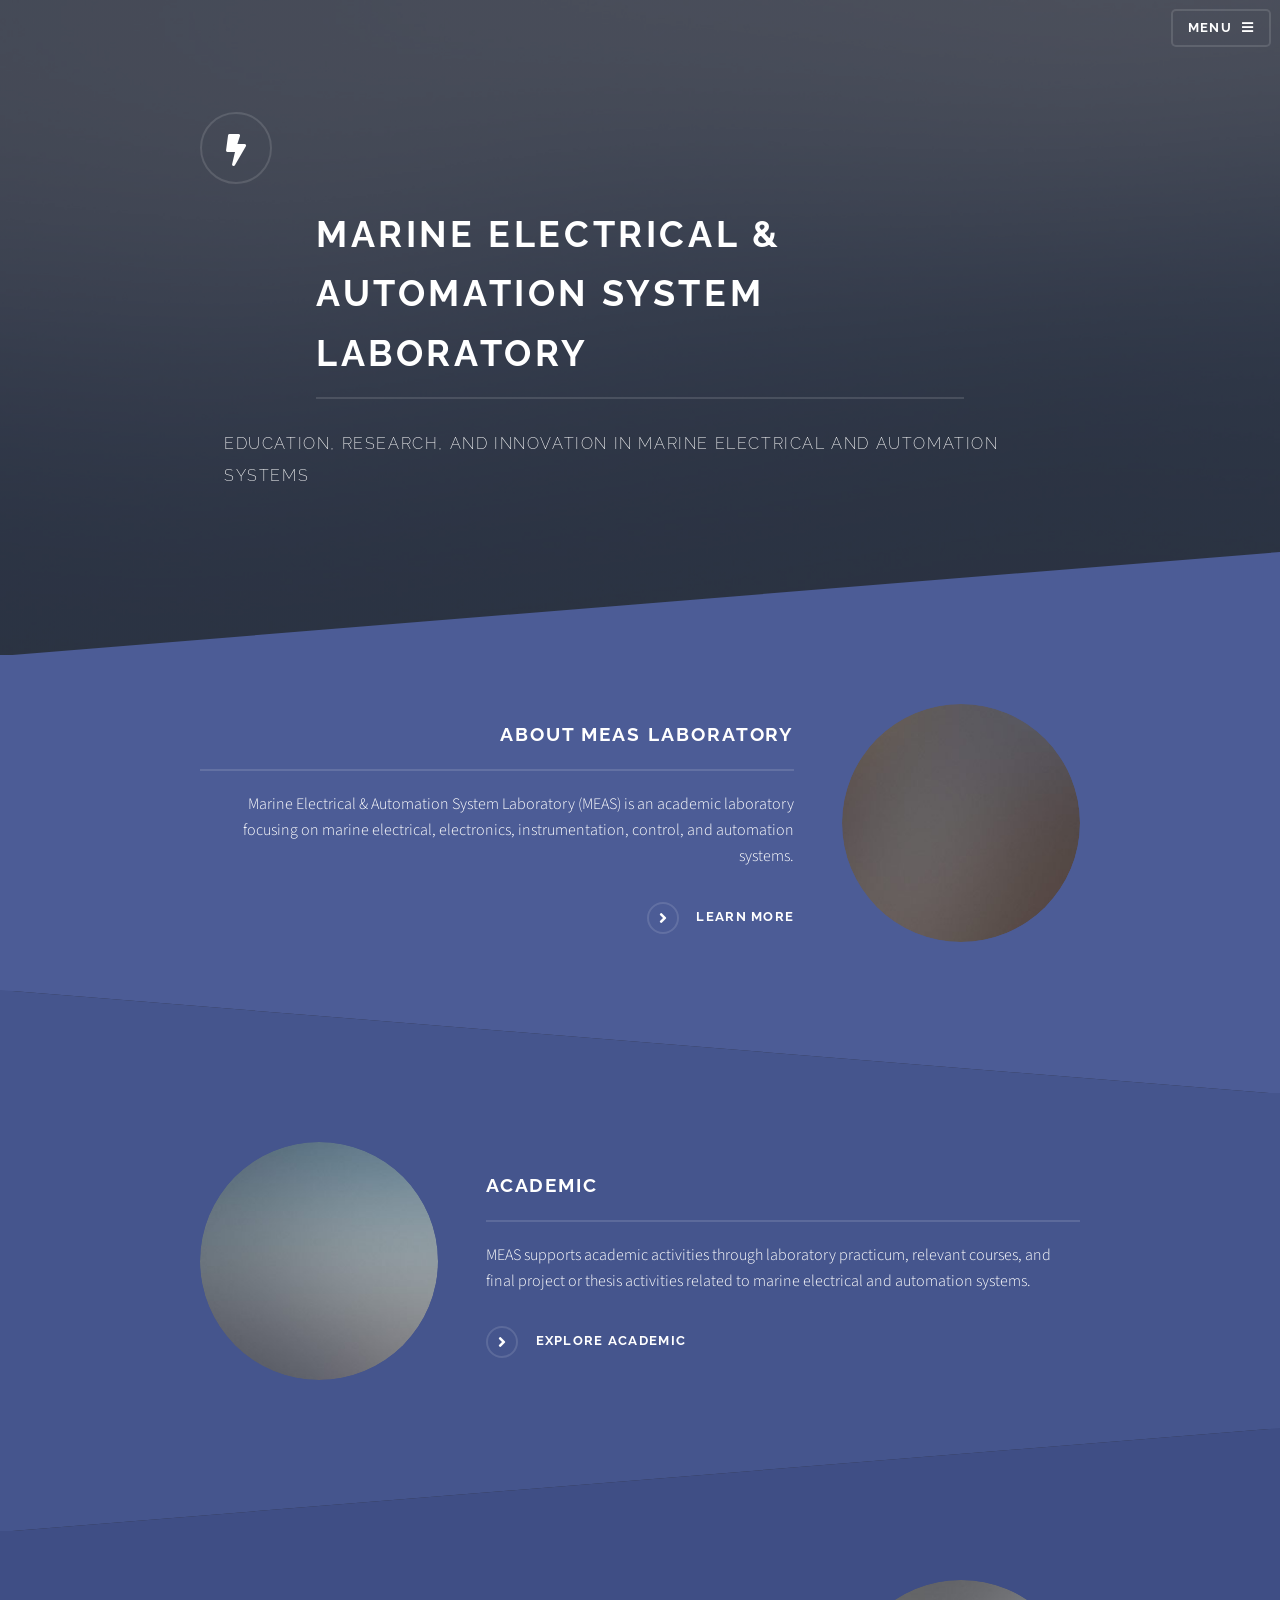
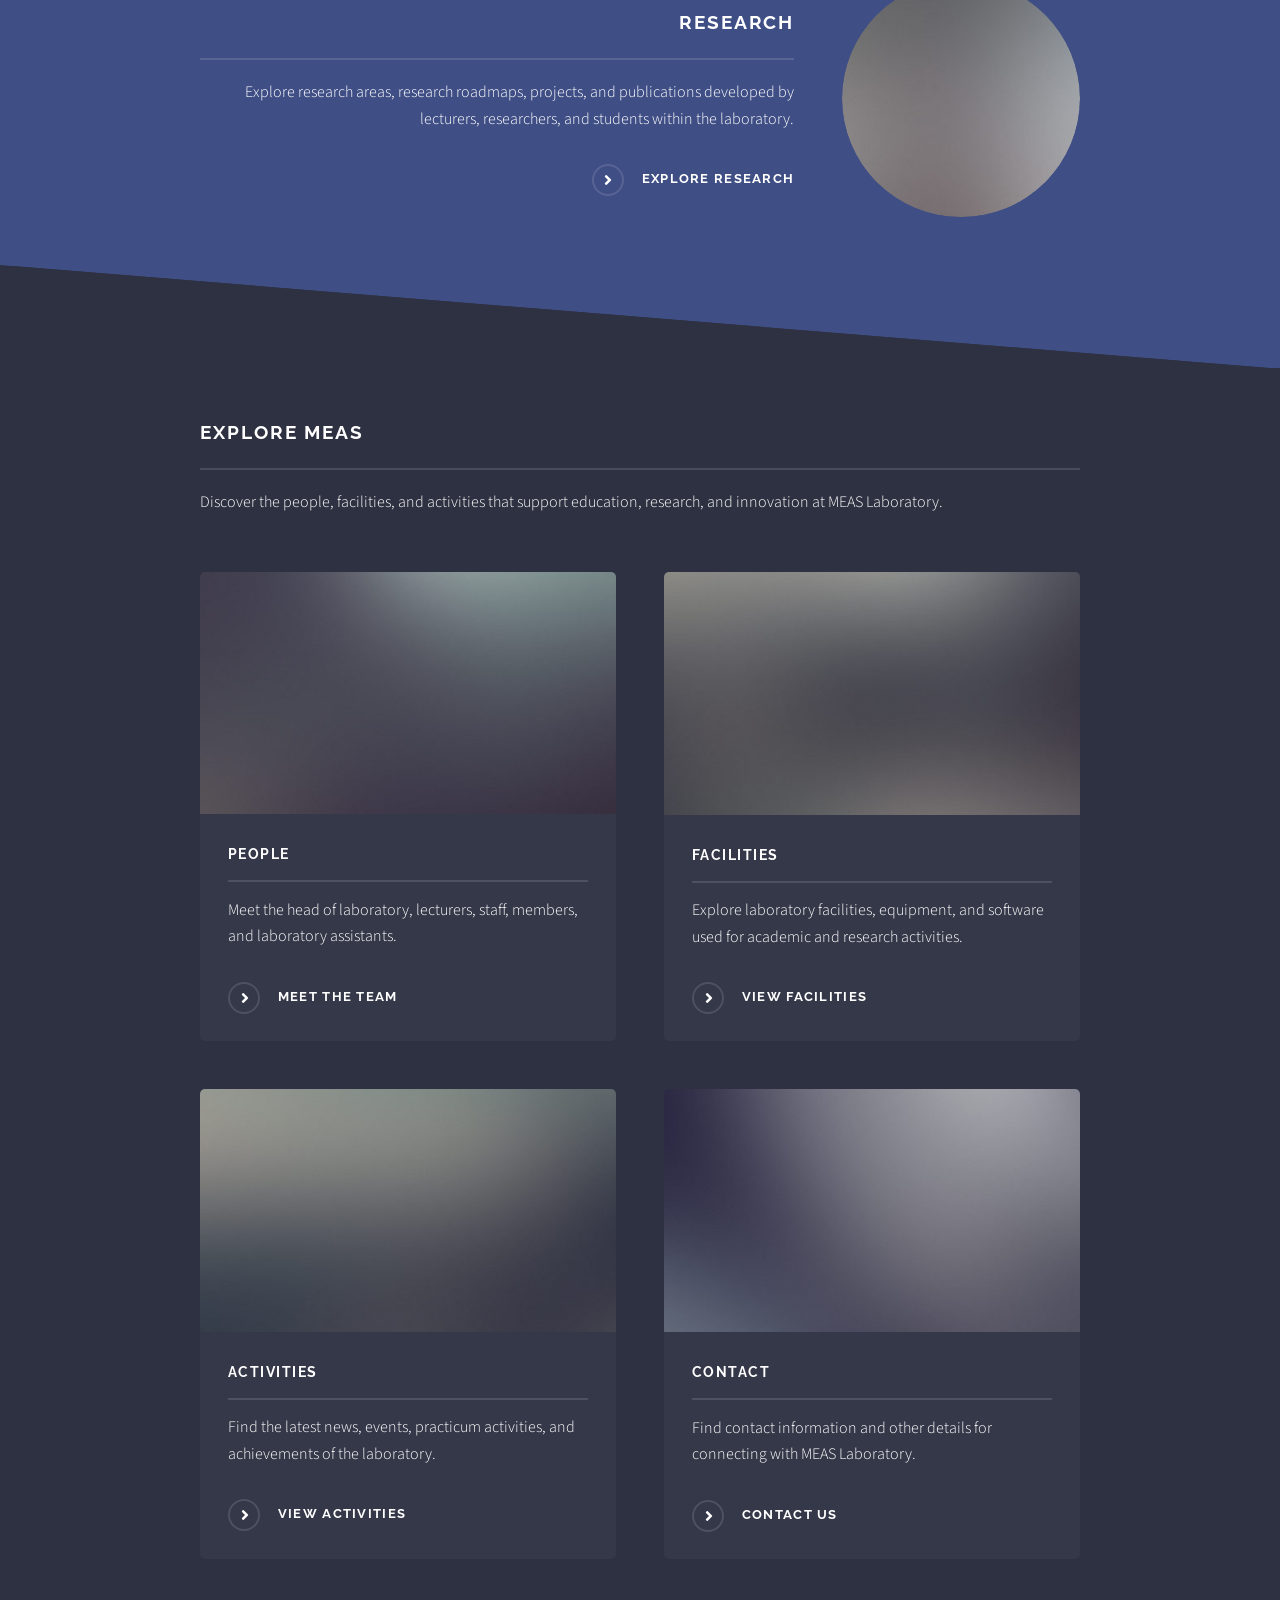
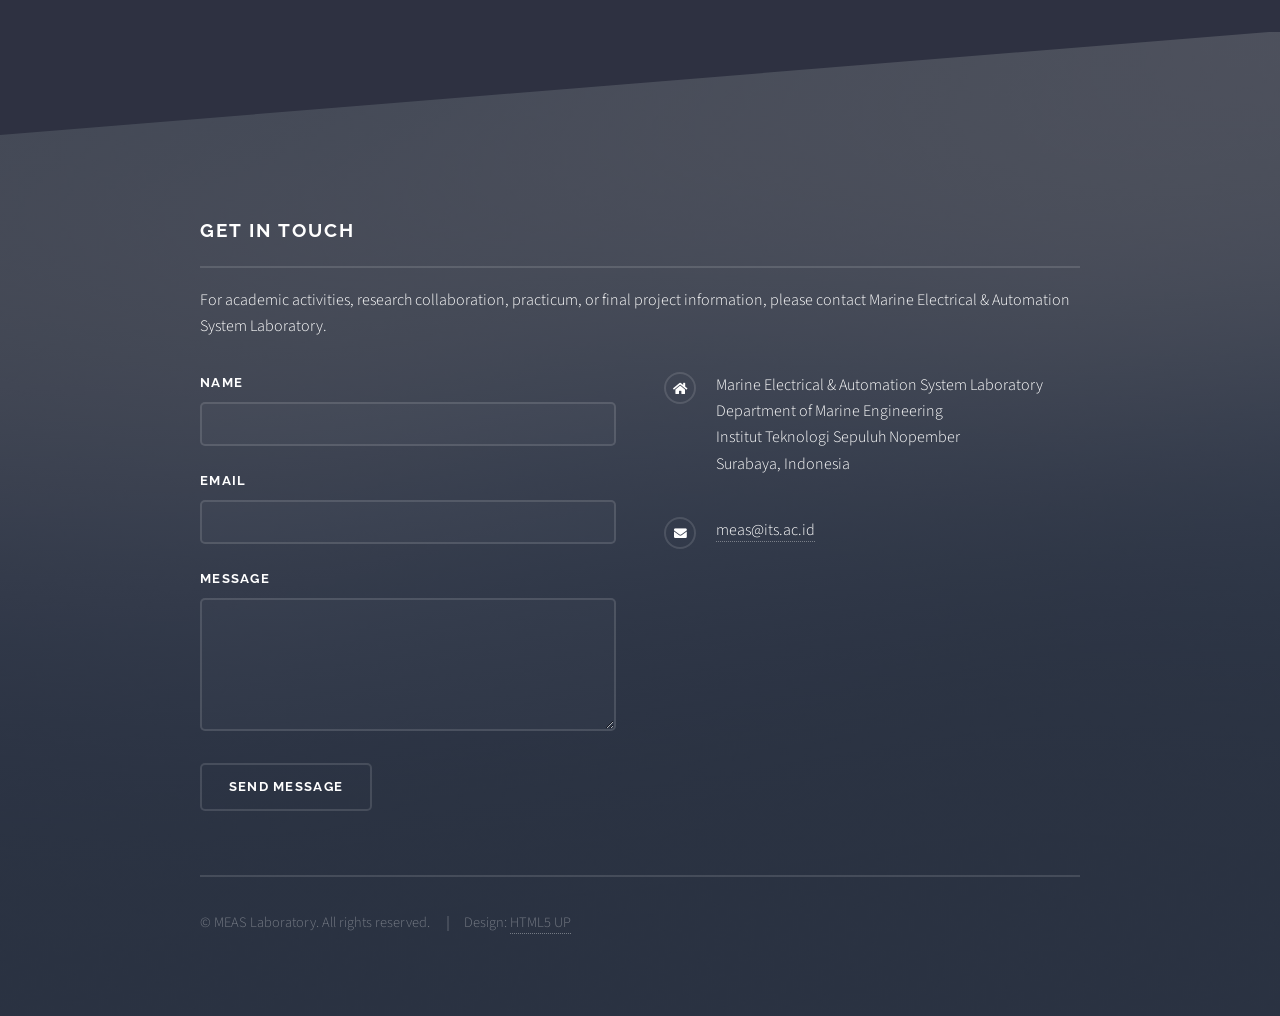
<file: index.html>
<!DOCTYPE HTML>
<!--
    MEAS Laboratory Website
    Based on Solid State by HTML5 UP
-->
<html>
    <head>

        <title>MEAS Laboratory</title>

        <meta charset="utf-8" />

        <meta
            name="viewport"
            content="width=device-width, initial-scale=1, user-scalable=no"
        />

        <!-- Font Awesome -->
        <link
            rel="stylesheet"
            href="assets/css/fontawesome-all.min.css"
        />

        <!-- Main Solid State stylesheet -->
        <link
            rel="stylesheet"
            href="assets/css/main.css"
        />

        <!-- Fallback when JavaScript is disabled -->
        <noscript>
            <link
                rel="stylesheet"
                href="assets/css/noscript.css"
            />
        </noscript>

    </head>

    <body class="is-preload">

        <!-- Page Wrapper -->
        <div id="page-wrapper">


            <!-- ==================================================
                 HEADER
                 ================================================== -->

            <header id="header" class="alt">

                <h1>
                    <a href="index.html">
                        MEAS Laboratory
                    </a>
                </h1>

                <nav>
                    <a href="#menu">
                        Menu
                    </a>
                </nav>

            </header>


            <!-- ==================================================
                 MENU
                 Solid State navbar structure - DO NOT CHANGE
                 ================================================== -->

            <nav id="menu">

                <div class="inner">

                    <h2>Menu</h2>

                    <ul class="links">

                        <li>
                            <a href="index.html">
                                Home
                            </a>
                        </li>

                        <li>
                            <a href="about.html">
                                About
                            </a>
                        </li>

                        <li>
                            <a href="academic.html">
                                Academic
                            </a>
                        </li>

                        <li>
                            <a href="research.html">
                                Research
                            </a>
                        </li>

                        <li>
                            <a href="people.html">
                                People
                            </a>
                        </li>

                        <li>
                            <a href="facilities.html">
                                Facilities
                            </a>
                        </li>

                        <li>
                            <a href="activities.html">
                                Activities
                            </a>
                        </li>

                        <li>
                            <a href="contact.html">
                                Contact
                            </a>
                        </li>

                    </ul>

                    <a href="#" class="close">
                        Close
                    </a>

                </div>

            </nav>


            <!-- ==================================================
                 BANNER / HERO
                 ================================================== -->

            <section id="banner">

                <div class="inner">

                    <div class="logo">
                        <span class="icon solid fa-bolt"></span>
                    </div>

                    <h2>
                        Marine Electrical &amp; Automation System Laboratory
                    </h2>

                    <p>
                        Education, Research, and Innovation
                        in Marine Electrical and Automation Systems
                    </p>

                </div>

            </section>


            <!-- ==================================================
                 MAIN CONTENT
                 ================================================== -->

            <section id="wrapper">


                <!-- ==================================================
                     ABOUT
                     ================================================== -->

                <section
                    id="one"
                    class="wrapper spotlight style1"
                >

                    <div class="inner">

                        <a
                            href="about.html"
                            class="image"
                        >
                            <img
                                src="images/pic01.jpg"
                                alt="MEAS Laboratory"
                            />
                        </a>

                        <div class="content">

                            <h2 class="major">
                                About MEAS Laboratory
                            </h2>

                            <p>
                                Marine Electrical &amp; Automation System
                                Laboratory (MEAS) is an academic laboratory
                                focusing on marine electrical, electronics,
                                instrumentation, control, and automation systems.
                            </p>

                            <a
                                href="about.html"
                                class="special"
                            >
                                Learn More
                            </a>

                        </div>

                    </div>

                </section>


                <!-- ==================================================
                     ACADEMIC
                     ================================================== -->

                <section
                    id="two"
                    class="wrapper alt spotlight style2"
                >

                    <div class="inner">

                        <a
                            href="academic.html"
                            class="image"
                        >
                            <img
                                src="images/pic02.jpg"
                                alt="Academic Activities"
                            />
                        </a>

                        <div class="content">

                            <h2 class="major">
                                Academic
                            </h2>

                            <p>
                                MEAS supports academic activities through
                                laboratory practicum, relevant courses,
                                and final project or thesis activities
                                related to marine electrical and automation
                                systems.
                            </p>

                            <a
                                href="academic.html"
                                class="special"
                            >
                                Explore Academic
                            </a>

                        </div>

                    </div>

                </section>


                <!-- ==================================================
                     RESEARCH
                     ================================================== -->

                <section
                    id="three"
                    class="wrapper spotlight style3"
                >

                    <div class="inner">

                        <a
                            href="research.html"
                            class="image"
                        >
                            <img
                                src="images/pic03.jpg"
                                alt="MEAS Research"
                            />
                        </a>

                        <div class="content">

                            <h2 class="major">
                                Research
                            </h2>

                            <p>
                                Explore research areas, research roadmaps,
                                projects, and publications developed by
                                lecturers, researchers, and students
                                within the laboratory.
                            </p>

                            <a
                                href="research.html"
                                class="special"
                            >
                                Explore Research
                            </a>

                        </div>

                    </div>

                </section>


                <!-- ==================================================
                     EXPLORE MEAS
                     ================================================== -->

                <section
                    id="four"
                    class="wrapper alt style1"
                >

                    <div class="inner">

                        <h2 class="major">
                            Explore MEAS
                        </h2>

                        <p>
                            Discover the people, facilities, and activities
                            that support education, research, and innovation
                            at MEAS Laboratory.
                        </p>


                        <!-- Features -->
                        <section class="features">


                            <!-- PEOPLE -->

                            <article>

                                <a
                                    href="people.html"
                                    class="image"
                                >
                                    <img
                                        src="images/pic04.jpg"
                                        alt="MEAS People"
                                    />
                                </a>

                                <h3 class="major">
                                    People
                                </h3>

                                <p>
                                    Meet the head of laboratory, lecturers,
                                    staff, members, and laboratory assistants.
                                </p>

                                <a
                                    href="people.html"
                                    class="special"
                                >
                                    Meet the Team
                                </a>

                            </article>


                            <!-- FACILITIES -->

                            <article>

                                <a
                                    href="facilities.html"
                                    class="image"
                                >
                                    <img
                                        src="images/pic05.jpg"
                                        alt="MEAS Facilities"
                                    />
                                </a>

                                <h3 class="major">
                                    Facilities
                                </h3>

                                <p>
                                    Explore laboratory facilities, equipment,
                                    and software used for academic and
                                    research activities.
                                </p>

                                <a
                                    href="facilities.html"
                                    class="special"
                                >
                                    View Facilities
                                </a>

                            </article>


                            <!-- ACTIVITIES -->

                            <article>

                                <a
                                    href="activities.html"
                                    class="image"
                                >
                                    <img
                                        src="images/pic06.jpg"
                                        alt="MEAS Activities"
                                    />
                                </a>

                                <h3 class="major">
                                    Activities
                                </h3>

                                <p>
                                    Find the latest news, events, practicum
                                    activities, and achievements of
                                    the laboratory.
                                </p>

                                <a
                                    href="activities.html"
                                    class="special"
                                >
                                    View Activities
                                </a>

                            </article>


                            <!-- CONTACT -->

                            <article>

                                <a
                                    href="contact.html"
                                    class="image"
                                >
                                    <img
                                        src="images/pic07.jpg"
                                        alt="Contact MEAS"
                                    />
                                </a>

                                <h3 class="major">
                                    Contact
                                </h3>

                                <p>
                                    Find contact information and other details
                                    for connecting with MEAS Laboratory.
                                </p>

                                <a
                                    href="contact.html"
                                    class="special"
                                >
                                    Contact Us
                                </a>

                            </article>


                        </section>

                    </div>

                </section>


            </section>


            <!-- ==================================================
                 FOOTER
                 ================================================== -->

            <section id="footer">

                <div class="inner">

                    <h2 class="major">
                        Get in Touch
                    </h2>

                    <p>
                        For academic activities, research collaboration,
                        practicum, or final project information, please
                        contact Marine Electrical &amp; Automation System
                        Laboratory.
                    </p>


                    <!-- Contact Form -->

                    <form
                        method="post"
                        action="#"
                    >

                        <div class="fields">

                            <div class="field">

                                <label for="name">
                                    Name
                                </label>

                                <input
                                    type="text"
                                    name="name"
                                    id="name"
                                />

                            </div>


                            <div class="field">

                                <label for="email">
                                    Email
                                </label>

                                <input
                                    type="email"
                                    name="email"
                                    id="email"
                                />

                            </div>


                            <div class="field">

                                <label for="message">
                                    Message
                                </label>

                                <textarea
                                    name="message"
                                    id="message"
                                    rows="4"
                                ></textarea>

                            </div>

                        </div>


                        <ul class="actions">

                            <li>

                                <input
                                    type="submit"
                                    value="Send Message"
                                />

                            </li>

                        </ul>

                    </form>


                    <!-- Contact Information -->

                    <ul class="contact">

                        <li class="icon solid fa-home">

                            Marine Electrical &amp; Automation
                            System Laboratory<br />

                            Department of Marine Engineering<br />

                            Institut Teknologi Sepuluh Nopember<br />

                            Surabaya, Indonesia

                        </li>


                        <li class="icon solid fa-envelope">

                            <a href="mailto:meas@its.ac.id">
                                meas@its.ac.id
                            </a>

                        </li>

                    </ul>


                    <!-- Copyright -->

                    <ul class="copyright">

                        <li>
                            &copy; MEAS Laboratory.
                            All rights reserved.
                        </li>

                        <li>
                            Design:
                            <a href="https://html5up.net">
                                HTML5 UP
                            </a>
                        </li>

                    </ul>

                </div>

            </section>


        </div>


        <!-- ==================================================
             JAVASCRIPT
             ================================================== -->

        <script src="assets/js/jquery.min.js"></script>

        <script src="assets/js/jquery.scrollex.min.js"></script>

        <script src="assets/js/browser.min.js"></script>

        <script src="assets/js/breakpoints.min.js"></script>

        <script src="assets/js/util.js"></script>

        <script src="assets/js/main.js"></script>

    </body>
</html>
</file>
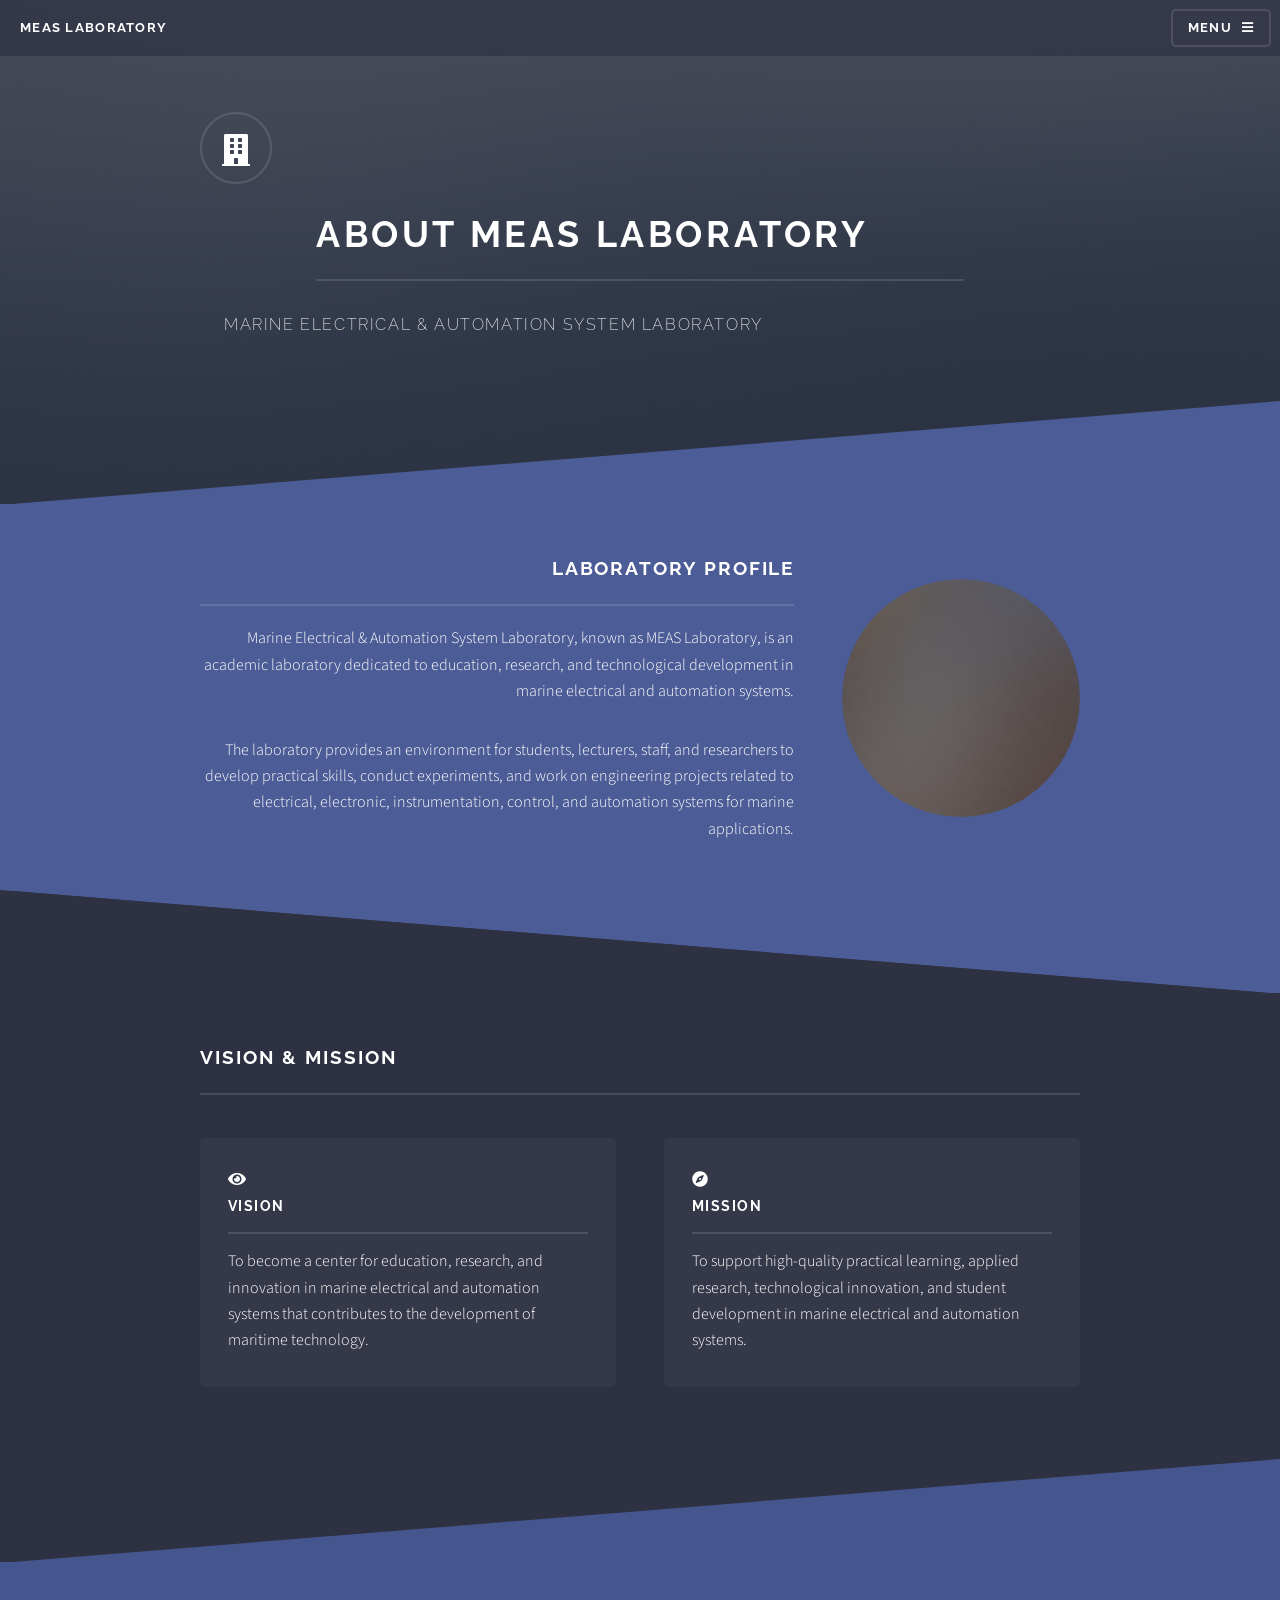
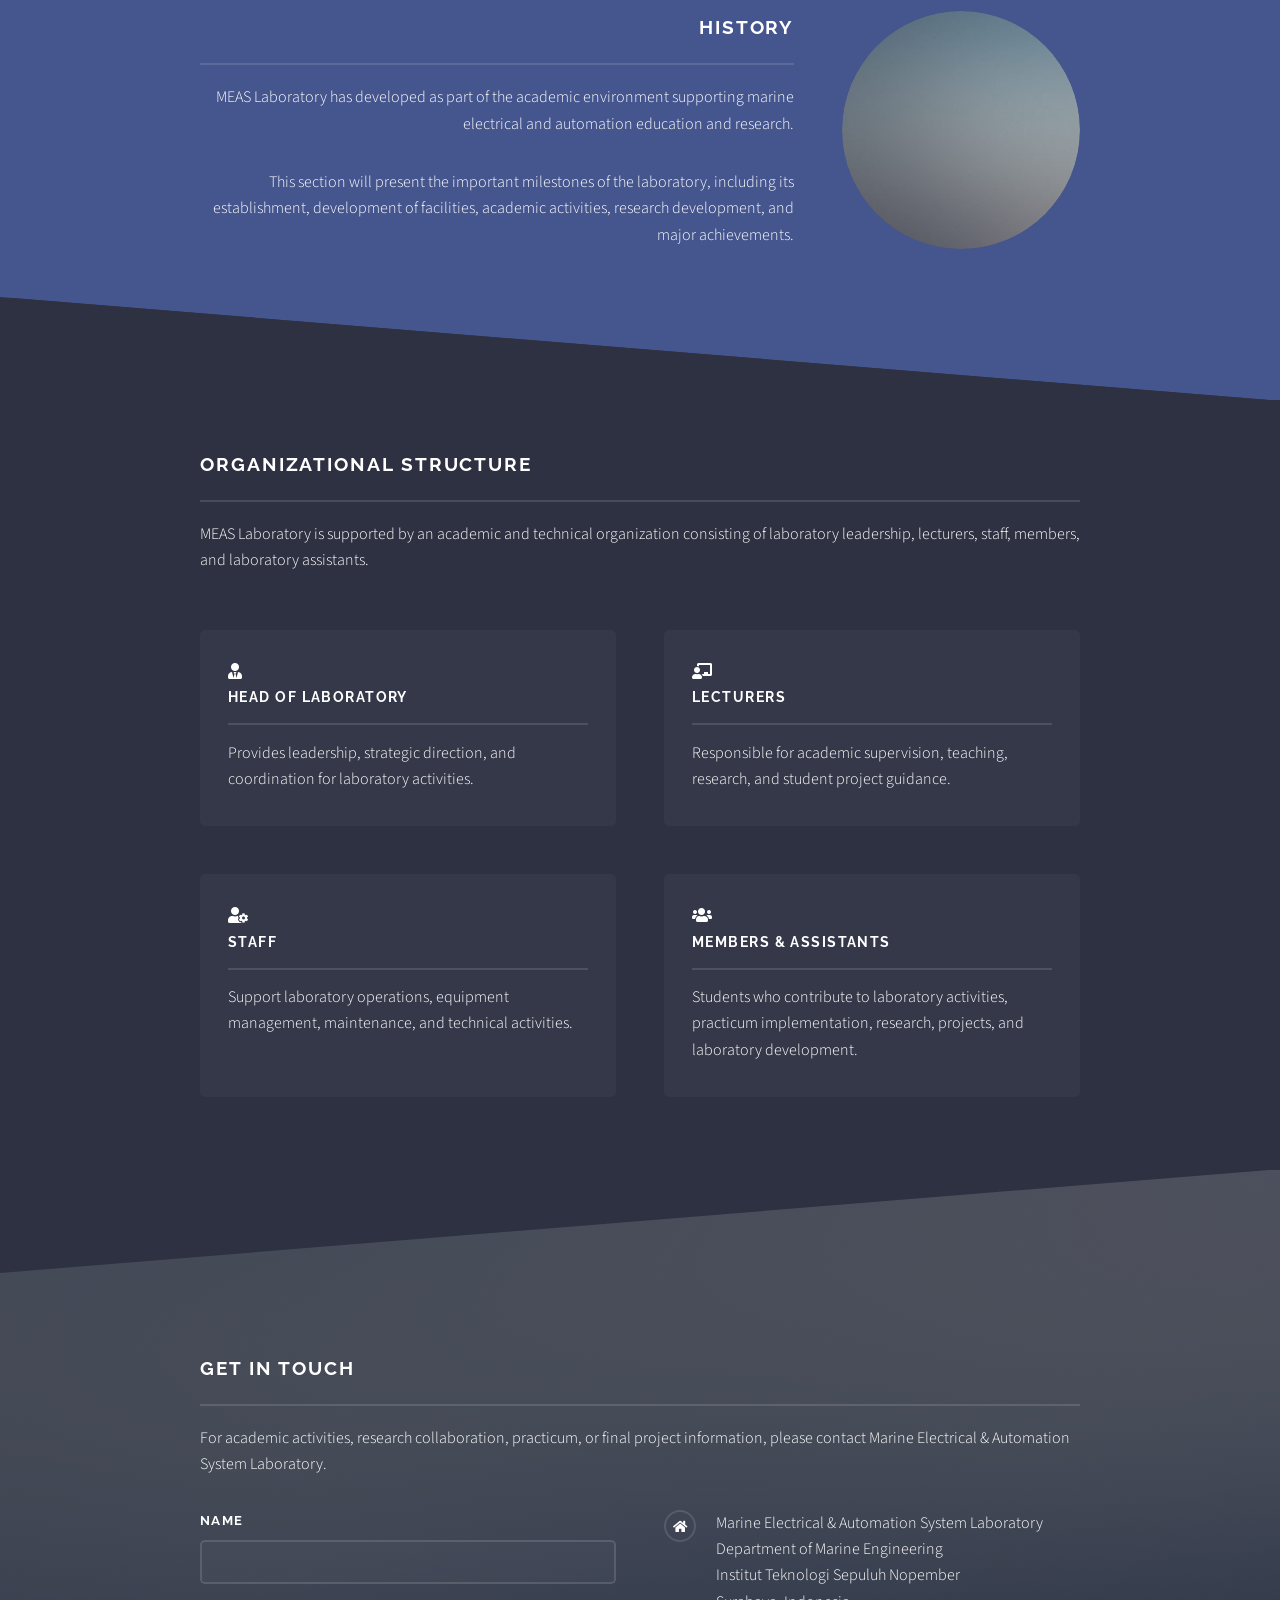
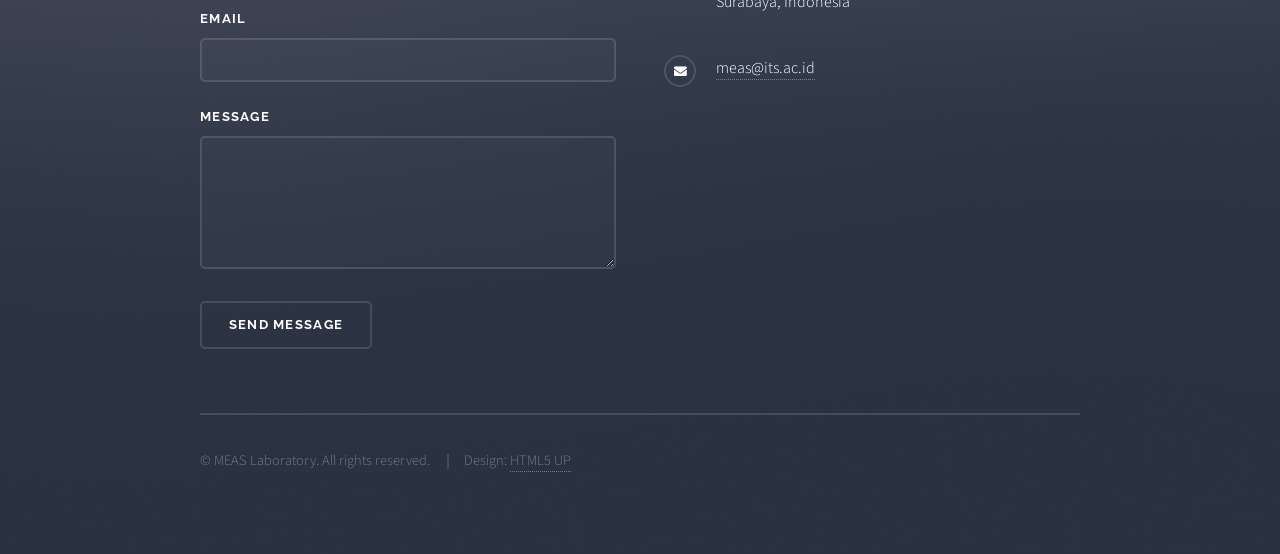
<file: about.html>
<!DOCTYPE HTML>
<!--
    MEAS Laboratory Website
    Based on Solid State by HTML5 UP
-->
<html>
    <head>

        <title>About | MEAS Laboratory</title>

        <meta charset="utf-8" />

        <meta
            name="viewport"
            content="width=device-width, initial-scale=1, user-scalable=no"
        />

        <link
            rel="stylesheet"
            href="assets/css/fontawesome-all.min.css"
        />

        <link
            rel="stylesheet"
            href="assets/css/main.css"
        />

        <noscript>
            <link
                rel="stylesheet"
                href="assets/css/noscript.css"
            />
        </noscript>

    </head>

    <body class="is-preload">

        <!-- Page Wrapper -->
        <div id="page-wrapper">


            <!-- ==================================================
                 HEADER
                 ================================================== -->

            <header id="header">

                <h1>
                    <a href="index.html">
                        MEAS Laboratory
                    </a>
                </h1>

                <nav>
                    <a href="#menu">
                        Menu
                    </a>
                </nav>

            </header>


            <!-- ==================================================
                 MENU
                 Solid State structure
                 ================================================== -->

            <nav id="menu">

                <div class="inner">

                    <h2>Menu</h2>

                    <ul class="links">

                        <li>
                            <a href="index.html">
                                Home
                            </a>
                        </li>

                        <li>
                            <a href="about.html">
                                About
                            </a>
                        </li>

                        <li>
                            <a href="academic.html">
                                Academic
                            </a>
                        </li>

                        <li>
                            <a href="research.html">
                                Research
                            </a>
                        </li>

                        <li>
                            <a href="people.html">
                                People
                            </a>
                        </li>

                        <li>
                            <a href="facilities.html">
                                Facilities
                            </a>
                        </li>

                        <li>
                            <a href="activities.html">
                                Activities
                            </a>
                        </li>

                        <li>
                            <a href="contact.html">
                                Contact
                            </a>
                        </li>

                    </ul>

                    <a href="#" class="close">
                        Close
                    </a>

                </div>

            </nav>


            <!-- ==================================================
                 PAGE BANNER
                 ================================================== -->

            <section id="banner">

                <div class="inner">

                    <div class="logo">
                        <span class="icon solid fa-building"></span>
                    </div>

                    <h2>
                        About MEAS Laboratory
                    </h2>

                    <p>
                        Marine Electrical &amp; Automation System Laboratory
                    </p>

                </div>

            </section>


            <!-- ==================================================
                 MAIN CONTENT
                 ================================================== -->

            <section id="wrapper">


                <!-- ==================================================
                     LABORATORY PROFILE
                     ================================================== -->

                <section
                    id="one"
                    class="wrapper spotlight style1"
                >

                    <div class="inner">

                        <a
                            href="#"
                            class="image"
                        >
                            <img
                                src="images/pic01.jpg"
                                alt="MEAS Laboratory"
                            />
                        </a>

                        <div class="content">

                            <h2 class="major">
                                Laboratory Profile
                            </h2>

                            <p>
                                Marine Electrical &amp; Automation System
                                Laboratory, known as MEAS Laboratory, is an
                                academic laboratory dedicated to education,
                                research, and technological development in
                                marine electrical and automation systems.
                            </p>

                            <p>
                                The laboratory provides an environment for
                                students, lecturers, staff, and researchers
                                to develop practical skills, conduct
                                experiments, and work on engineering projects
                                related to electrical, electronic,
                                instrumentation, control, and automation
                                systems for marine applications.
                            </p>

                        </div>

                    </div>

                </section>


                <!-- ==================================================
                     VISION & MISSION
                     ================================================== -->

                <section
                    id="two"
                    class="wrapper alt style1"
                >

                    <div class="inner">

                        <h2 class="major">
                            Vision &amp; Mission
                        </h2>


                        <section class="features">


                            <!-- Vision -->

                            <article>

                                <span class="icon solid fa-eye"></span>

                                <h3 class="major">
                                    Vision
                                </h3>

                                <p>
                                    To become a center for education,
                                    research, and innovation in marine
                                    electrical and automation systems
                                    that contributes to the development
                                    of maritime technology.
                                </p>

                            </article>


                            <!-- Mission -->

                            <article>

                                <span class="icon solid fa-compass"></span>

                                <h3 class="major">
                                    Mission
                                </h3>

                                <p>
                                    To support high-quality practical
                                    learning, applied research,
                                    technological innovation, and
                                    student development in marine
                                    electrical and automation systems.
                                </p>

                            </article>


                        </section>

                    </div>

                </section>


                <!-- ==================================================
                     HISTORY
                     ================================================== -->

                <section
                    id="three"
                    class="wrapper spotlight style2"
                >

                    <div class="inner">

                        <a
                            href="#"
                            class="image"
                        >
                            <img
                                src="images/pic02.jpg"
                                alt="MEAS Laboratory History"
                            />
                        </a>

                        <div class="content">

                            <h2 class="major">
                                History
                            </h2>

                            <p>
                                MEAS Laboratory has developed as part of
                                the academic environment supporting marine
                                electrical and automation education and
                                research.
                            </p>

                            <p>
                                This section will present the important
                                milestones of the laboratory, including
                                its establishment, development of
                                facilities, academic activities,
                                research development, and major
                                achievements.
                            </p>

                        </div>

                    </div>

                </section>


                <!-- ==================================================
                     ORGANIZATIONAL STRUCTURE
                     ================================================== -->

                <section
                    id="four"
                    class="wrapper alt style1"
                >

                    <div class="inner">

                        <h2 class="major">
                            Organizational Structure
                        </h2>

                        <p>
                            MEAS Laboratory is supported by an academic
                            and technical organization consisting of
                            laboratory leadership, lecturers, staff,
                            members, and laboratory assistants.
                        </p>


                        <section class="features">


                            <!-- Head -->

                            <article>

                                <span class="icon solid fa-user-tie"></span>

                                <h3 class="major">
                                    Head of Laboratory
                                </h3>

                                <p>
                                    Provides leadership, strategic
                                    direction, and coordination for
                                    laboratory activities.
                                </p>

                            </article>


                            <!-- Lecturers -->

                            <article>

                                <span class="icon solid fa-chalkboard-teacher"></span>

                                <h3 class="major">
                                    Lecturers
                                </h3>

                                <p>
                                    Responsible for academic supervision,
                                    teaching, research, and student
                                    project guidance.
                                </p>

                            </article>


                            <!-- Staff -->

                            <article>

                                <span class="icon solid fa-user-cog"></span>

                                <h3 class="major">
                                    Staff
                                </h3>

                                <p>
                                    Support laboratory operations,
                                    equipment management, maintenance,
                                    and technical activities.
                                </p>

                            </article>


                            <!-- Members -->

                            <article>

                                <span class="icon solid fa-users"></span>

                                <h3 class="major">
                                    Members &amp; Assistants
                                </h3>

                                <p>
                                    Students who contribute to laboratory
                                    activities, practicum implementation,
                                    research, projects, and laboratory
                                    development.
                                </p>

                            </article>


                        </section>

                    </div>

                </section>


            </section>


            <!-- ==================================================
                 FOOTER
                 ================================================== -->

            <section id="footer">

                <div class="inner">

                    <h2 class="major">
                        Get in Touch
                    </h2>

                    <p>
                        For academic activities, research collaboration,
                        practicum, or final project information, please
                        contact Marine Electrical &amp; Automation System
                        Laboratory.
                    </p>


                    <form
                        method="post"
                        action="#"
                    >

                        <div class="fields">

                            <div class="field">

                                <label for="name">
                                    Name
                                </label>

                                <input
                                    type="text"
                                    name="name"
                                    id="name"
                                />

                            </div>


                            <div class="field">

                                <label for="email">
                                    Email
                                </label>

                                <input
                                    type="email"
                                    name="email"
                                    id="email"
                                />

                            </div>


                            <div class="field">

                                <label for="message">
                                    Message
                                </label>

                                <textarea
                                    name="message"
                                    id="message"
                                    rows="4"
                                ></textarea>

                            </div>

                        </div>


                        <ul class="actions">

                            <li>

                                <input
                                    type="submit"
                                    value="Send Message"
                                />

                            </li>

                        </ul>

                    </form>


                    <ul class="contact">

                        <li class="icon solid fa-home">

                            Marine Electrical &amp; Automation
                            System Laboratory<br />

                            Department of Marine Engineering<br />

                            Institut Teknologi Sepuluh Nopember<br />

                            Surabaya, Indonesia

                        </li>


                        <li class="icon solid fa-envelope">

                            <a href="mailto:meas@its.ac.id">
                                meas@its.ac.id
                            </a>

                        </li>

                    </ul>


                    <ul class="copyright">

                        <li>
                            &copy; MEAS Laboratory.
                            All rights reserved.
                        </li>

                        <li>
                            Design:
                            <a href="https://html5up.net">
                                HTML5 UP
                            </a>
                        </li>

                    </ul>

                </div>

            </section>


        </div>


        <!-- ==================================================
             JAVASCRIPT
             ================================================== -->

        <script src="assets/js/jquery.min.js"></script>
        <script src="assets/js/jquery.scrollex.min.js"></script>
        <script src="assets/js/browser.min.js"></script>
        <script src="assets/js/breakpoints.min.js"></script>
        <script src="assets/js/util.js"></script>
        <script src="assets/js/main.js"></script>

    </body>
</html>
</file>
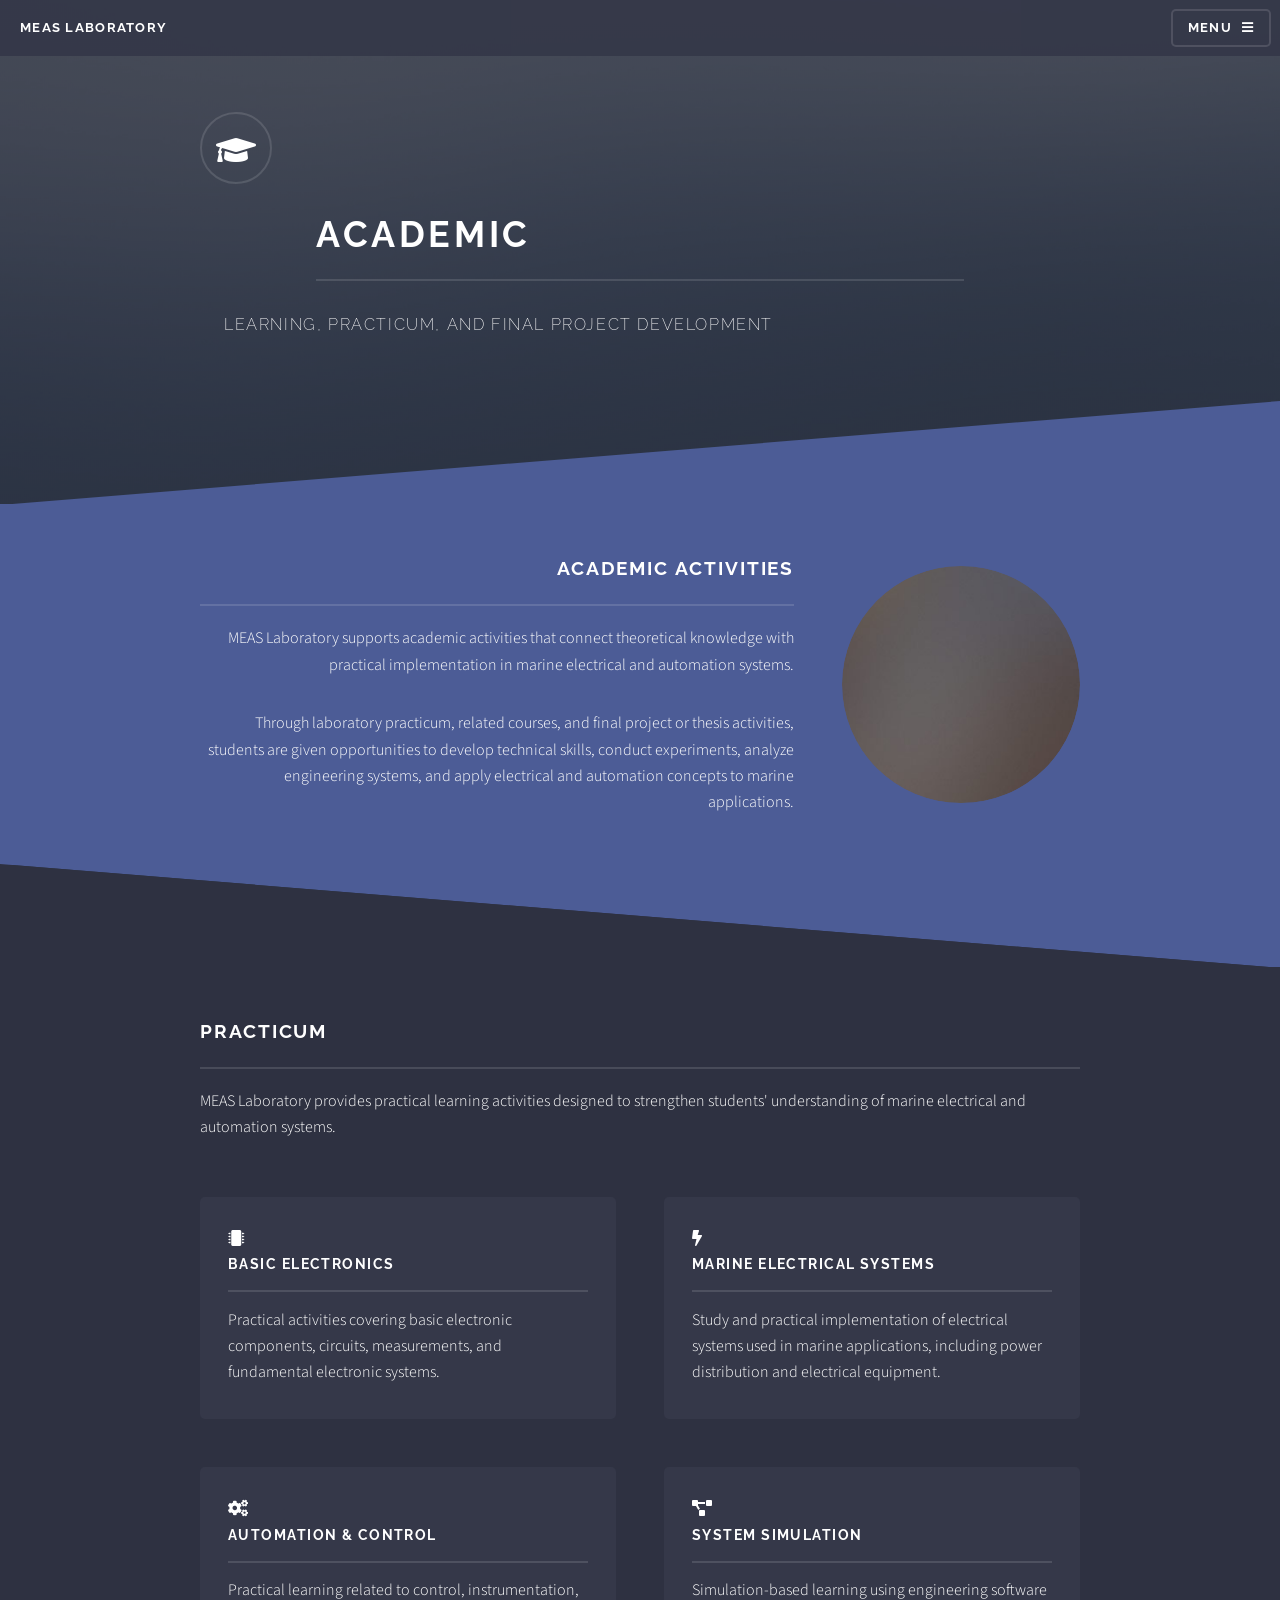
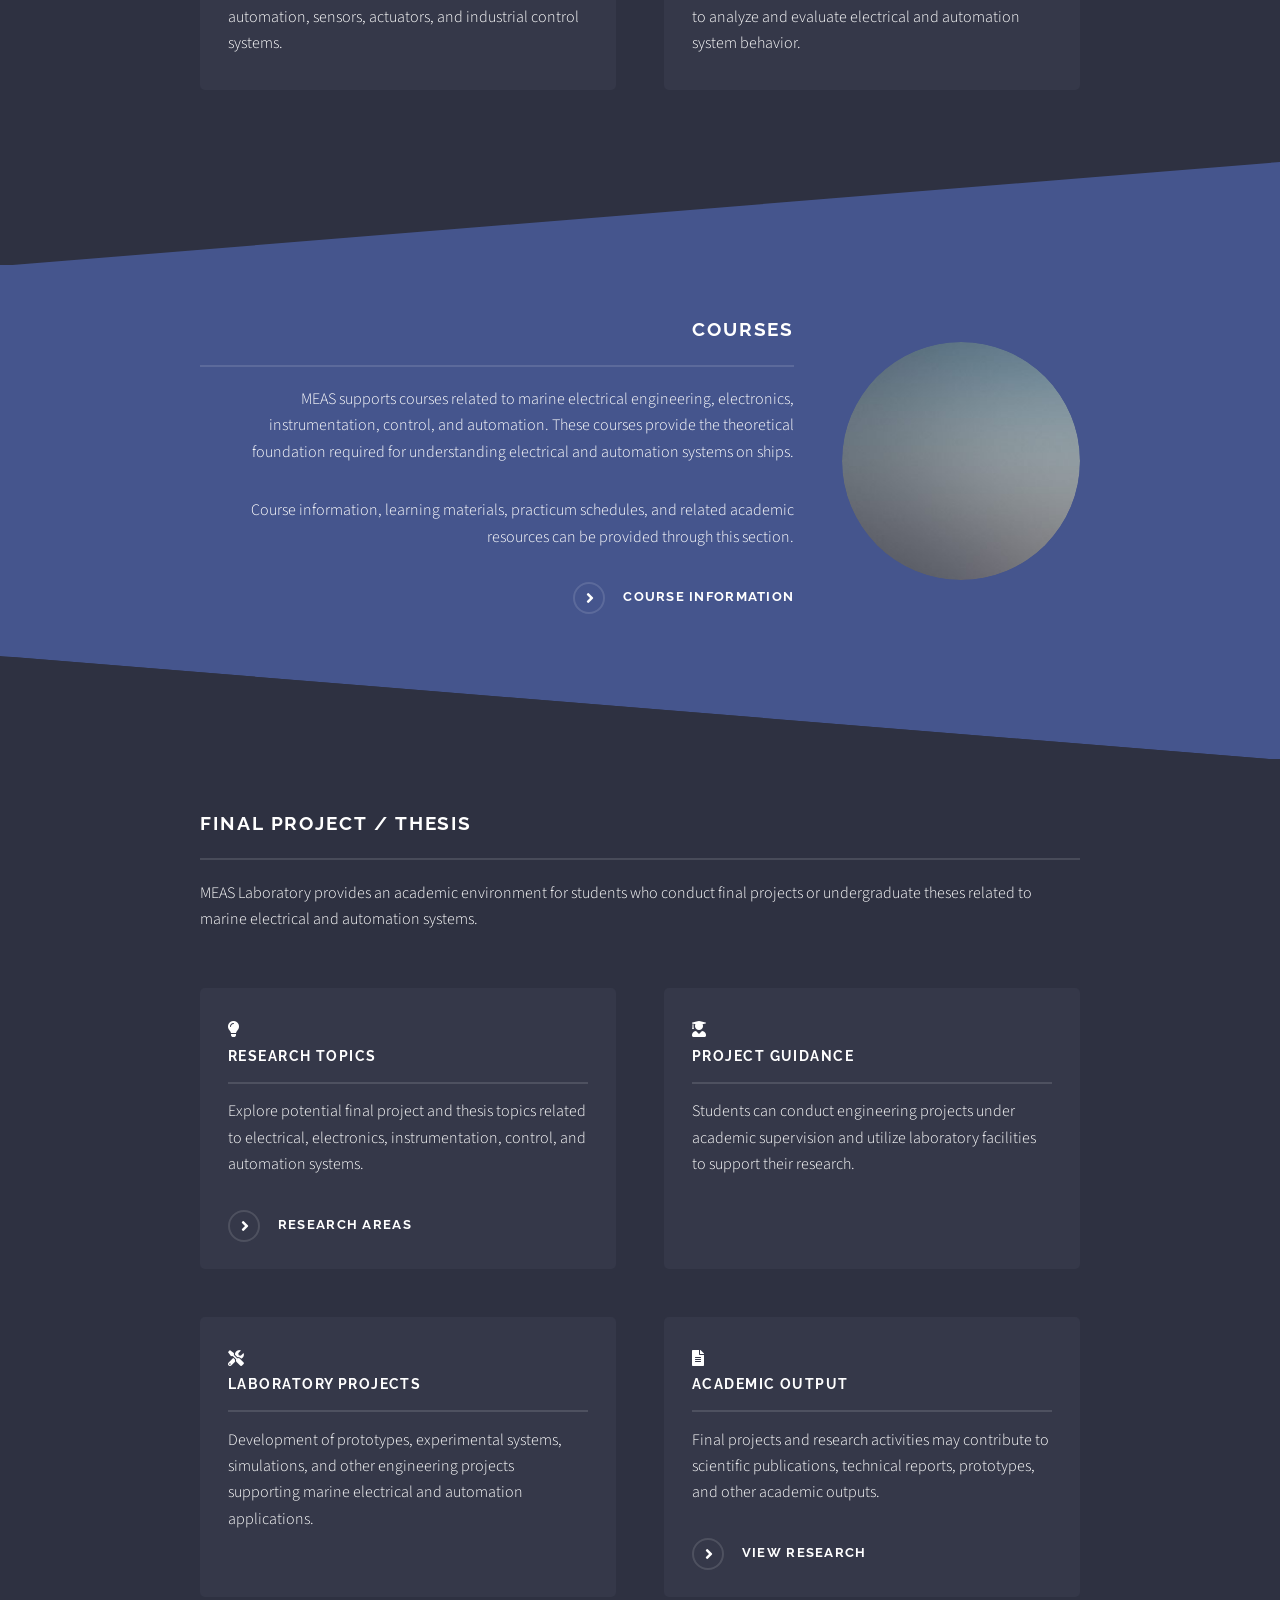
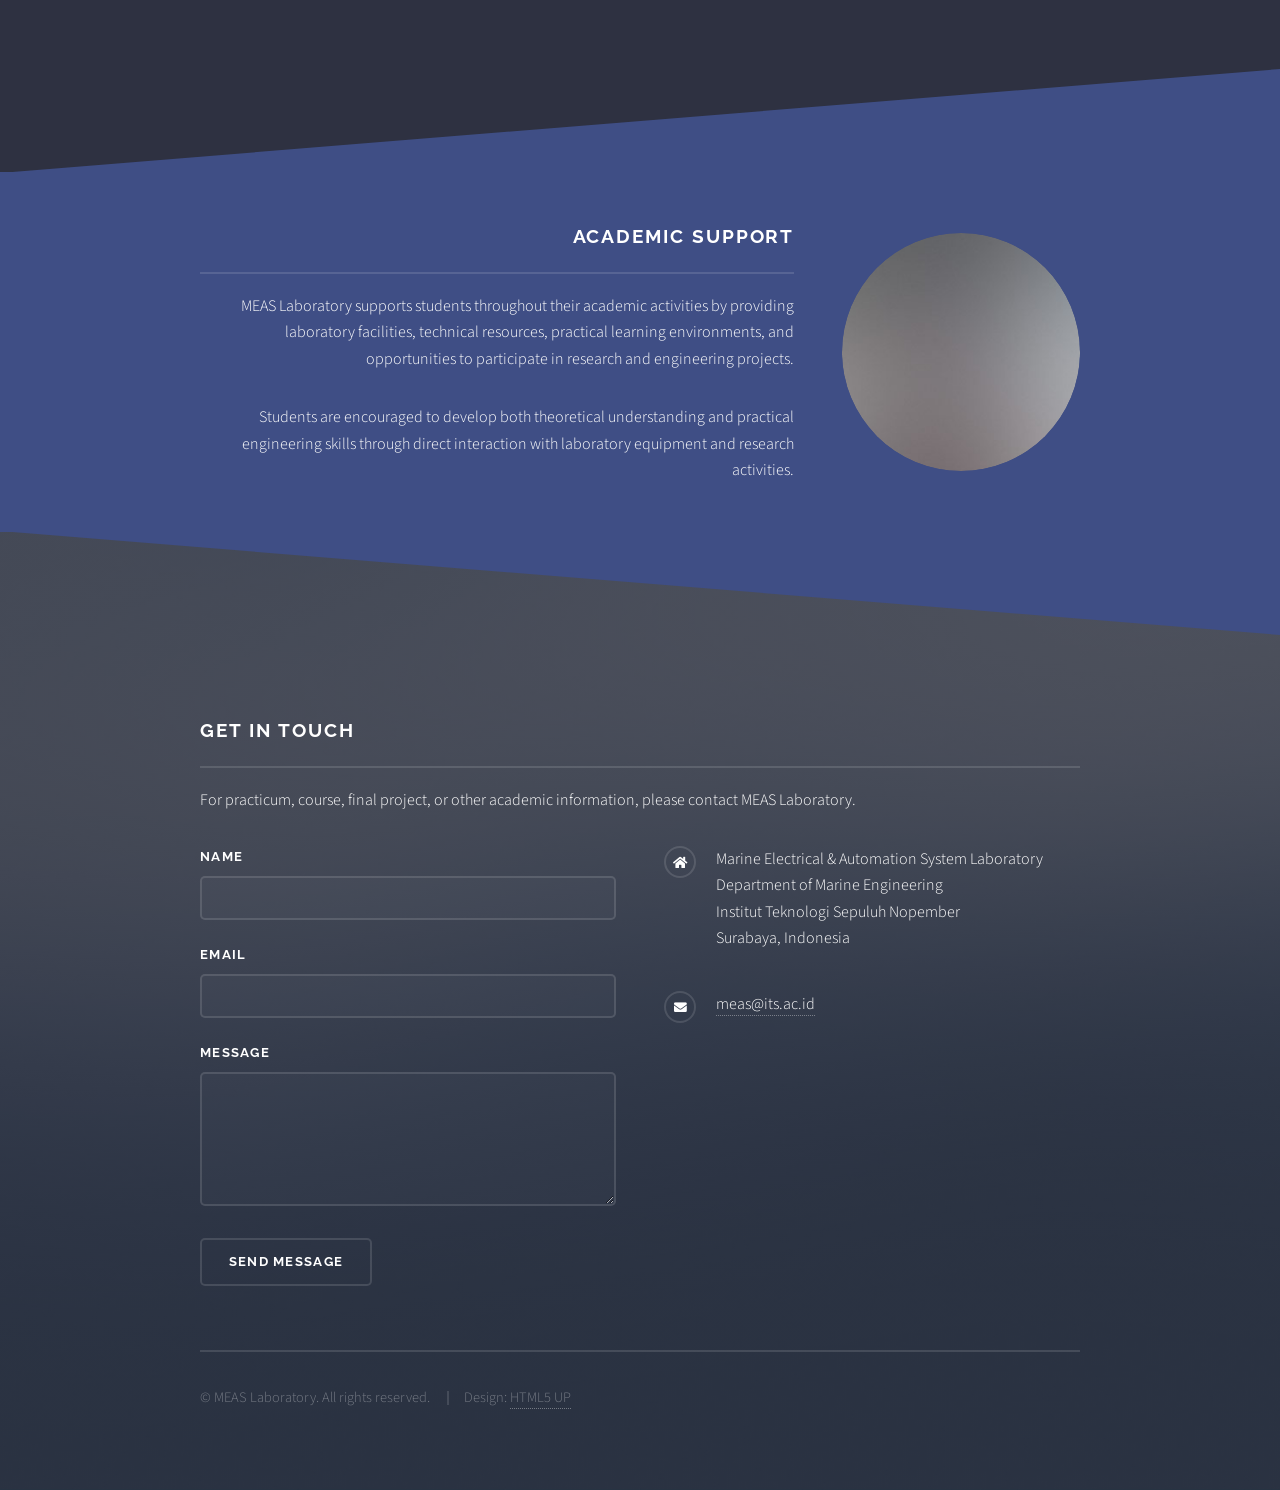
<file: academic.html>
<!DOCTYPE HTML>
<!--
    MEAS Laboratory Website
    Based on Solid State by HTML5 UP
-->
<html>
    <head>

        <title>Academic | MEAS Laboratory</title>

        <meta charset="utf-8" />

        <meta
            name="viewport"
            content="width=device-width, initial-scale=1, user-scalable=no"
        />

        <link
            rel="stylesheet"
            href="assets/css/fontawesome-all.min.css"
        />

        <link
            rel="stylesheet"
            href="assets/css/main.css"
        />

        <noscript>
            <link
                rel="stylesheet"
                href="assets/css/noscript.css"
            />
        </noscript>

    </head>

    <body class="is-preload">

        <!-- Page Wrapper -->
        <div id="page-wrapper">


            <!-- ==================================================
                 HEADER
                 ================================================== -->

            <header id="header">

                <h1>
                    <a href="index.html">
                        MEAS Laboratory
                    </a>
                </h1>

                <nav>
                    <a href="#menu">
                        Menu
                    </a>
                </nav>

            </header>


            <!-- ==================================================
                 MENU
                 ================================================== -->

            <nav id="menu">

                <div class="inner">

                    <h2>Menu</h2>

                    <ul class="links">

                        <li>
                            <a href="index.html">
                                Home
                            </a>
                        </li>

                        <li>
                            <a href="about.html">
                                About
                            </a>
                        </li>

                        <li>
                            <a href="academic.html">
                                Academic
                            </a>
                        </li>

                        <li>
                            <a href="research.html">
                                Research
                            </a>
                        </li>

                        <li>
                            <a href="people.html">
                                People
                            </a>
                        </li>

                        <li>
                            <a href="facilities.html">
                                Facilities
                            </a>
                        </li>

                        <li>
                            <a href="activities.html">
                                Activities
                            </a>
                        </li>

                        <li>
                            <a href="contact.html">
                                Contact
                            </a>
                        </li>

                    </ul>

                    <a href="#" class="close">
                        Close
                    </a>

                </div>

            </nav>


            <!-- ==================================================
                 PAGE BANNER
                 ================================================== -->

            <section id="banner">

                <div class="inner">

                    <div class="logo">
                        <span class="icon solid fa-graduation-cap"></span>
                    </div>

                    <h2>
                        Academic
                    </h2>

                    <p>
                        Learning, Practicum, and Final Project Development
                    </p>

                </div>

            </section>


            <!-- ==================================================
                 MAIN CONTENT
                 ================================================== -->

            <section id="wrapper">


                <!-- ==================================================
                     ACADEMIC INTRODUCTION
                     ================================================== -->

                <section
                    id="one"
                    class="wrapper spotlight style1"
                >

                    <div class="inner">

                        <a
                            href="#"
                            class="image"
                        >
                            <img
                                src="images/pic01.jpg"
                                alt="MEAS Academic Activities"
                            />
                        </a>

                        <div class="content">

                            <h2 class="major">
                                Academic Activities
                            </h2>

                            <p>
                                MEAS Laboratory supports academic activities
                                that connect theoretical knowledge with
                                practical implementation in marine electrical
                                and automation systems.
                            </p>

                            <p>
                                Through laboratory practicum, related courses,
                                and final project or thesis activities,
                                students are given opportunities to develop
                                technical skills, conduct experiments,
                                analyze engineering systems, and apply
                                electrical and automation concepts to
                                marine applications.
                            </p>

                        </div>

                    </div>

                </section>


                <!-- ==================================================
                     PRACTICUM
                     ================================================== -->

                <section
                    id="two"
                    class="wrapper alt style1"
                >

                    <div class="inner">

                        <h2 class="major">
                            Practicum
                        </h2>

                        <p>
                            MEAS Laboratory provides practical learning
                            activities designed to strengthen students'
                            understanding of marine electrical and
                            automation systems.
                        </p>


                        <section class="features">


                            <!-- Basic Electronics -->

                            <article>

                                <span class="icon solid fa-microchip"></span>

                                <h3 class="major">
                                    Basic Electronics
                                </h3>

                                <p>
                                    Practical activities covering basic
                                    electronic components, circuits,
                                    measurements, and fundamental
                                    electronic systems.
                                </p>

                            </article>


                            <!-- Electrical Systems -->

                            <article>

                                <span class="icon solid fa-bolt"></span>

                                <h3 class="major">
                                    Marine Electrical Systems
                                </h3>

                                <p>
                                    Study and practical implementation of
                                    electrical systems used in marine
                                    applications, including power
                                    distribution and electrical equipment.
                                </p>

                            </article>


                            <!-- Automation -->

                            <article>

                                <span class="icon solid fa-cogs"></span>

                                <h3 class="major">
                                    Automation &amp; Control
                                </h3>

                                <p>
                                    Practical learning related to control,
                                    instrumentation, automation,
                                    sensors, actuators, and industrial
                                    control systems.
                                </p>

                            </article>


                            <!-- Simulation -->

                            <article>

                                <span class="icon solid fa-project-diagram"></span>

                                <h3 class="major">
                                    System Simulation
                                </h3>

                                <p>
                                    Simulation-based learning using
                                    engineering software to analyze and
                                    evaluate electrical and automation
                                    system behavior.
                                </p>

                            </article>


                        </section>

                    </div>

                </section>


                <!-- ==================================================
                     COURSES
                     ================================================== -->

                <section
                    id="three"
                    class="wrapper spotlight style2"
                >

                    <div class="inner">

                        <a
                            href="#"
                            class="image"
                        >
                            <img
                                src="images/pic02.jpg"
                                alt="MEAS Courses"
                            />
                        </a>

                        <div class="content">

                            <h2 class="major">
                                Courses
                            </h2>

                            <p>
                                MEAS supports courses related to marine
                                electrical engineering, electronics,
                                instrumentation, control, and automation.
                                These courses provide the theoretical
                                foundation required for understanding
                                electrical and automation systems on ships.
                            </p>

                            <p>
                                Course information, learning materials,
                                practicum schedules, and related academic
                                resources can be provided through this
                                section.
                            </p>

                            <a
                                href="#"
                                class="special"
                            >
                                Course Information
                            </a>

                        </div>

                    </div>

                </section>


                <!-- ==================================================
                     FINAL PROJECT / THESIS
                     ================================================== -->

                <section
                    id="four"
                    class="wrapper alt style1"
                >

                    <div class="inner">

                        <h2 class="major">
                            Final Project / Thesis
                        </h2>

                        <p>
                            MEAS Laboratory provides an academic environment
                            for students who conduct final projects or
                            undergraduate theses related to marine electrical
                            and automation systems.
                        </p>


                        <section class="features">


                            <!-- Research Topics -->

                            <article>

                                <span class="icon solid fa-lightbulb"></span>

                                <h3 class="major">
                                    Research Topics
                                </h3>

                                <p>
                                    Explore potential final project and
                                    thesis topics related to electrical,
                                    electronics, instrumentation, control,
                                    and automation systems.
                                </p>

                                <a
                                    href="research.html"
                                    class="special"
                                >
                                    Research Areas
                                </a>

                            </article>


                            <!-- Project Guidance -->

                            <article>

                                <span class="icon solid fa-user-graduate"></span>

                                <h3 class="major">
                                    Project Guidance
                                </h3>

                                <p>
                                    Students can conduct engineering
                                    projects under academic supervision
                                    and utilize laboratory facilities
                                    to support their research.
                                </p>

                            </article>


                            <!-- Laboratory Projects -->

                            <article>

                                <span class="icon solid fa-tools"></span>

                                <h3 class="major">
                                    Laboratory Projects
                                </h3>

                                <p>
                                    Development of prototypes, experimental
                                    systems, simulations, and other
                                    engineering projects supporting marine
                                    electrical and automation applications.
                                </p>

                            </article>


                            <!-- Publications -->

                            <article>

                                <span class="icon solid fa-file-alt"></span>

                                <h3 class="major">
                                    Academic Output
                                </h3>

                                <p>
                                    Final projects and research activities
                                    may contribute to scientific publications,
                                    technical reports, prototypes, and other
                                    academic outputs.
                                </p>

                                <a
                                    href="research.html"
                                    class="special"
                                >
                                    View Research
                                </a>

                            </article>


                        </section>

                    </div>

                </section>


                <!-- ==================================================
                     ACADEMIC SUPPORT
                     ================================================== -->

                <section
                    id="five"
                    class="wrapper spotlight style3"
                >

                    <div class="inner">

                        <a
                            href="#"
                            class="image"
                        >
                            <img
                                src="images/pic03.jpg"
                                alt="Academic Support"
                            />
                        </a>

                        <div class="content">

                            <h2 class="major">
                                Academic Support
                            </h2>

                            <p>
                                MEAS Laboratory supports students throughout
                                their academic activities by providing
                                laboratory facilities, technical resources,
                                practical learning environments, and
                                opportunities to participate in research
                                and engineering projects.
                            </p>

                            <p>
                                Students are encouraged to develop both
                                theoretical understanding and practical
                                engineering skills through direct interaction
                                with laboratory equipment and research
                                activities.
                            </p>

                        </div>

                    </div>

                </section>


            </section>


            <!-- ==================================================
                 FOOTER
                 ================================================== -->

            <section id="footer">

                <div class="inner">

                    <h2 class="major">
                        Get in Touch
                    </h2>

                    <p>
                        For practicum, course, final project, or other
                        academic information, please contact MEAS Laboratory.
                    </p>


                    <form
                        method="post"
                        action="#"
                    >

                        <div class="fields">

                            <div class="field">

                                <label for="name">
                                    Name
                                </label>

                                <input
                                    type="text"
                                    name="name"
                                    id="name"
                                />

                            </div>


                            <div class="field">

                                <label for="email">
                                    Email
                                </label>

                                <input
                                    type="email"
                                    name="email"
                                    id="email"
                                />

                            </div>


                            <div class="field">

                                <label for="message">
                                    Message
                                </label>

                                <textarea
                                    name="message"
                                    id="message"
                                    rows="4"
                                ></textarea>

                            </div>

                        </div>


                        <ul class="actions">

                            <li>

                                <input
                                    type="submit"
                                    value="Send Message"
                                />

                            </li>

                        </ul>

                    </form>


                    <ul class="contact">

                        <li class="icon solid fa-home">

                            Marine Electrical &amp; Automation
                            System Laboratory<br />

                            Department of Marine Engineering<br />

                            Institut Teknologi Sepuluh Nopember<br />

                            Surabaya, Indonesia

                        </li>


                        <li class="icon solid fa-envelope">

                            <a href="mailto:meas@its.ac.id">
                                meas@its.ac.id
                            </a>

                        </li>

                    </ul>


                    <ul class="copyright">

                        <li>
                            &copy; MEAS Laboratory.
                            All rights reserved.
                        </li>

                        <li>
                            Design:
                            <a href="https://html5up.net">
                                HTML5 UP
                            </a>
                        </li>

                    </ul>

                </div>

            </section>


        </div>


        <!-- ==================================================
             JAVASCRIPT
             ================================================== -->

        <script src="assets/js/jquery.min.js"></script>
        <script src="assets/js/jquery.scrollex.min.js"></script>
        <script src="assets/js/browser.min.js"></script>
        <script src="assets/js/breakpoints.min.js"></script>
        <script src="assets/js/util.js"></script>
        <script src="assets/js/main.js"></script>

    </body>
</html>
</file>
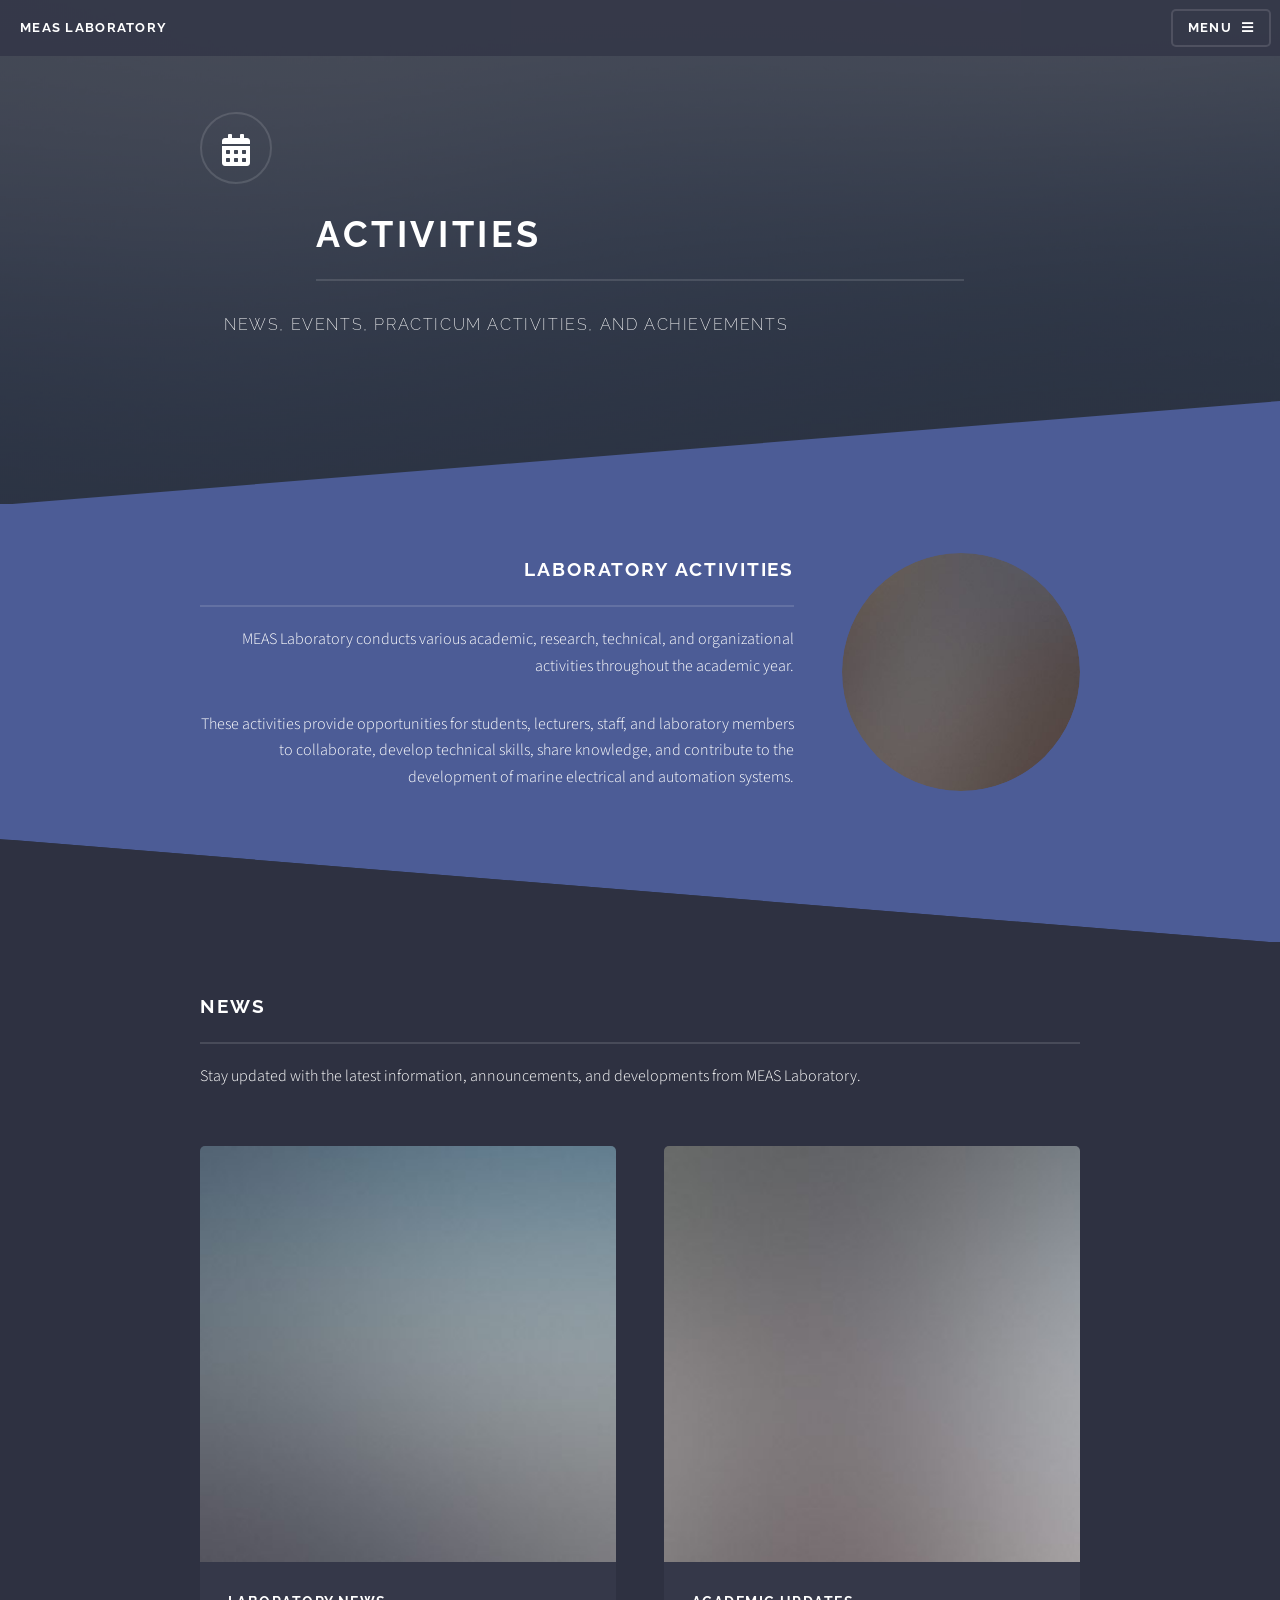
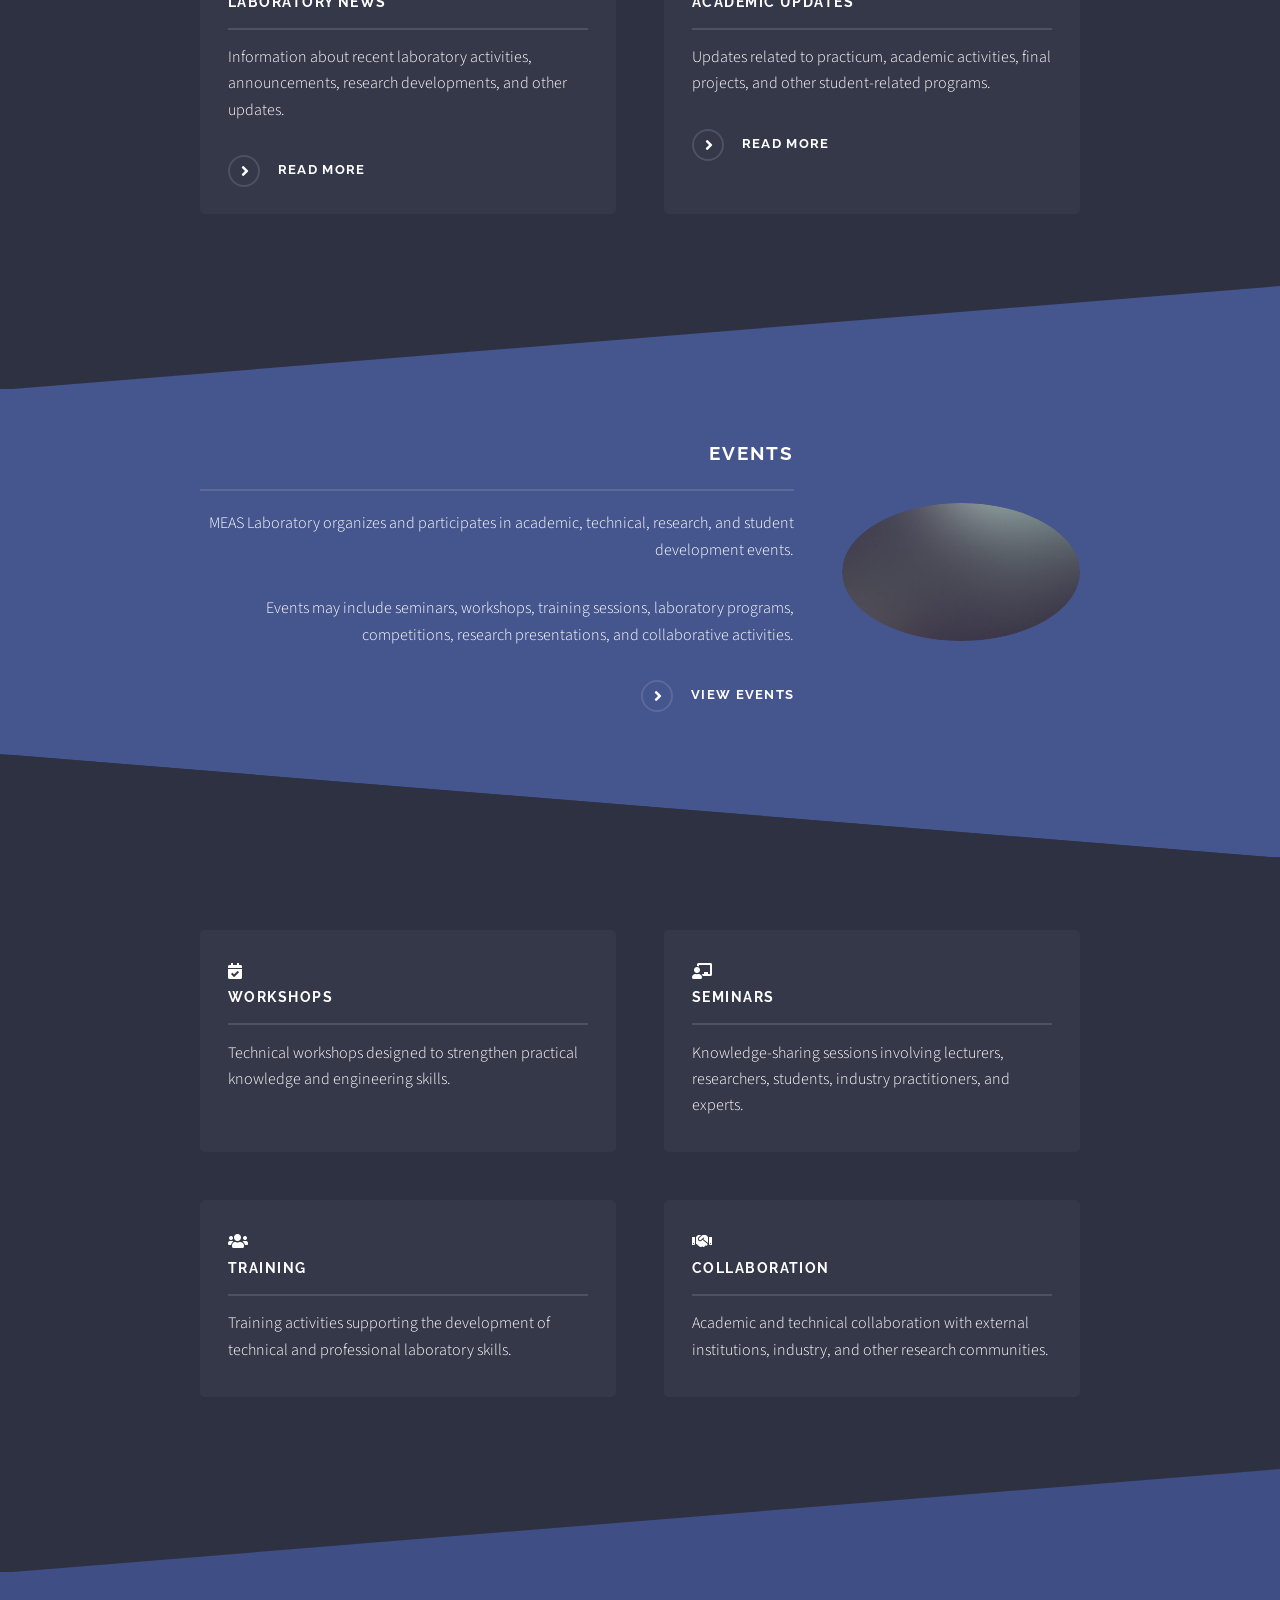
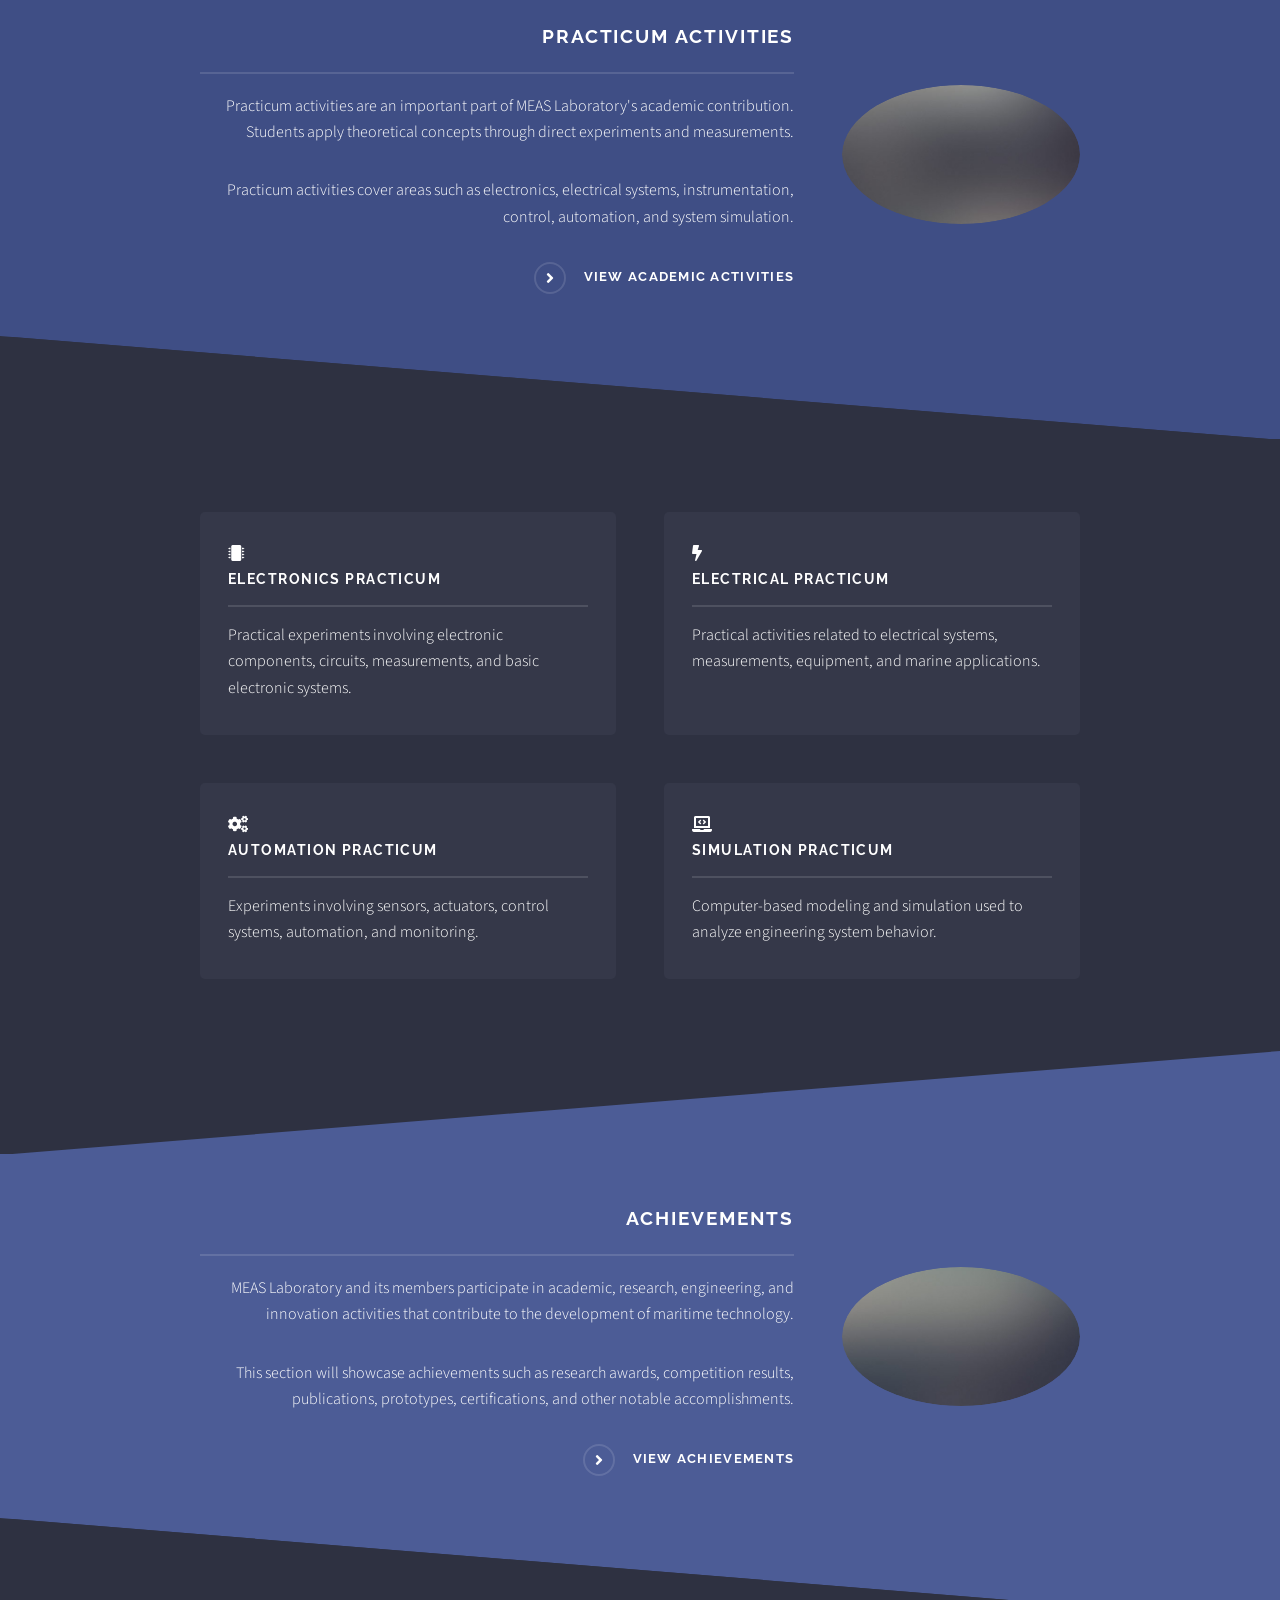
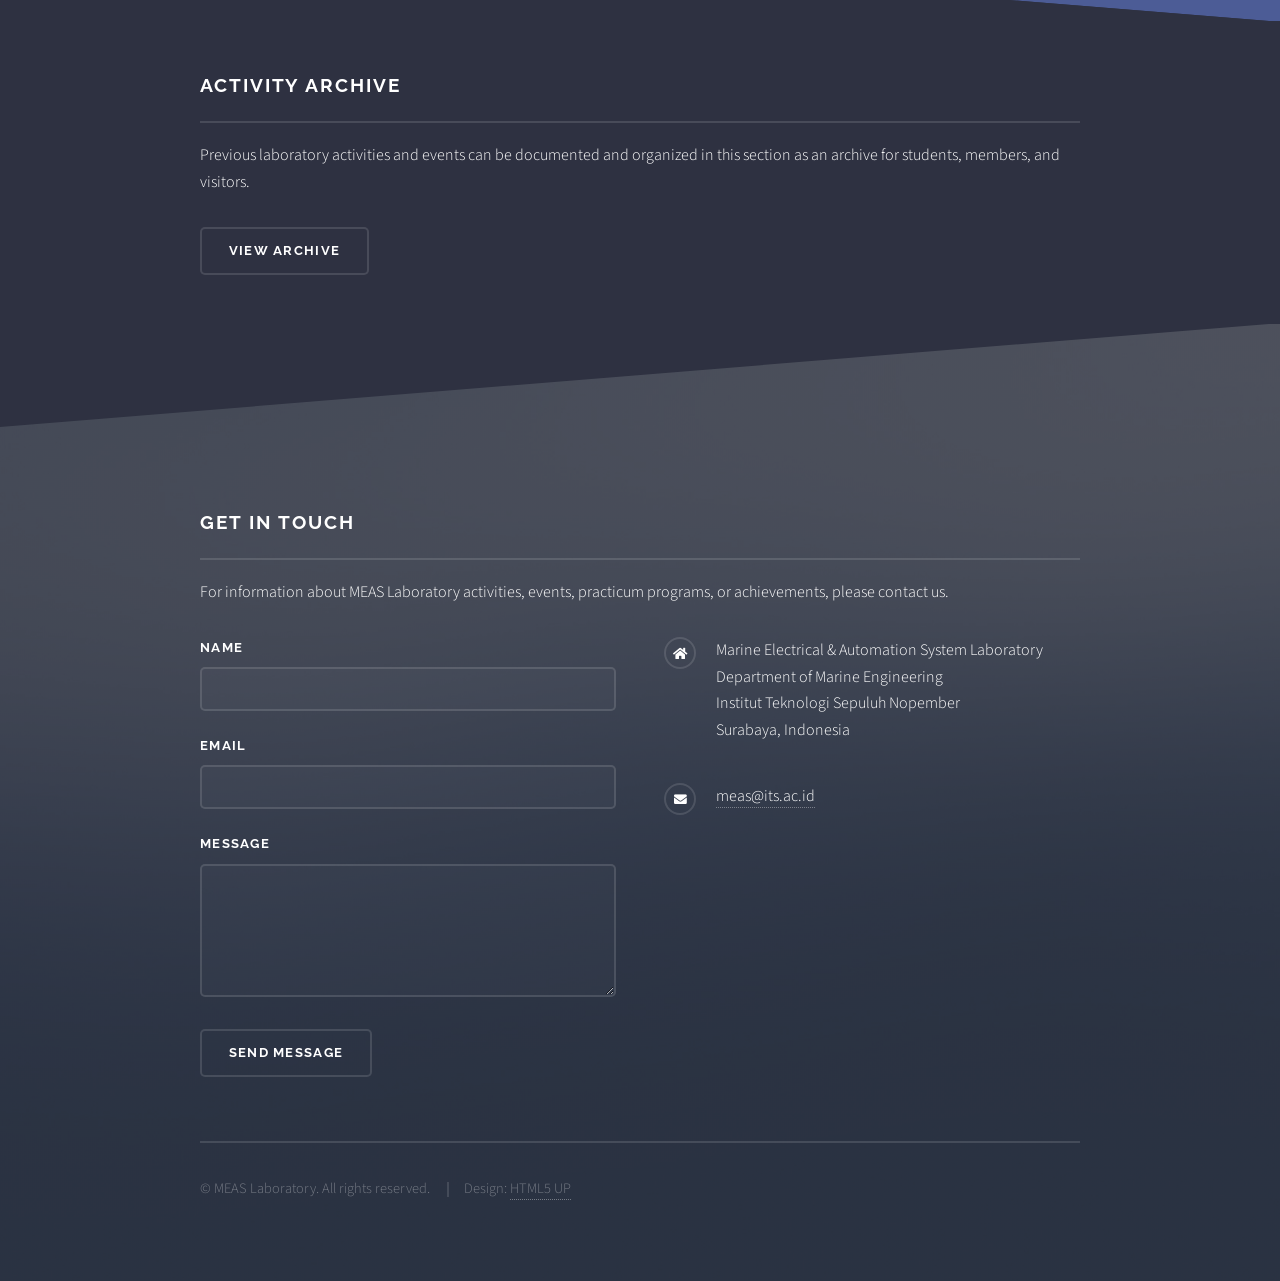
<file: activities.html>
<!DOCTYPE HTML>
<!--
    MEAS Laboratory Website
    Based on Solid State by HTML5 UP
-->
<html>
    <head>

        <title>Activities | MEAS Laboratory</title>

        <meta charset="utf-8" />

        <meta
            name="viewport"
            content="width=device-width, initial-scale=1, user-scalable=no"
        />

        <link
            rel="stylesheet"
            href="assets/css/fontawesome-all.min.css"
        />

        <link
            rel="stylesheet"
            href="assets/css/main.css"
        />

        <noscript>
            <link
                rel="stylesheet"
                href="assets/css/noscript.css"
            />
        </noscript>

    </head>

    <body class="is-preload">

        <div id="page-wrapper">


            <!-- ==================================================
                 HEADER
                 ================================================== -->

            <header id="header">

                <h1>
                    <a href="index.html">
                        MEAS Laboratory
                    </a>
                </h1>

                <nav>
                    <a href="#menu">
                        Menu
                    </a>
                </nav>

            </header>


            <!-- ==================================================
                 MENU
                 ================================================== -->

            <nav id="menu">

                <div class="inner">

                    <h2>Menu</h2>

                    <ul class="links">

                        <li>
                            <a href="index.html">
                                Home
                            </a>
                        </li>

                        <li>
                            <a href="about.html">
                                About
                            </a>
                        </li>

                        <li>
                            <a href="academic.html">
                                Academic
                            </a>
                        </li>

                        <li>
                            <a href="research.html">
                                Research
                            </a>
                        </li>

                        <li>
                            <a href="people.html">
                                People
                            </a>
                        </li>

                        <li>
                            <a href="facilities.html">
                                Facilities
                            </a>
                        </li>

                        <li>
                            <a href="activities.html">
                                Activities
                            </a>
                        </li>

                        <li>
                            <a href="contact.html">
                                Contact
                            </a>
                        </li>

                    </ul>

                    <a href="#" class="close">
                        Close
                    </a>

                </div>

            </nav>


            <!-- ==================================================
                 PAGE BANNER
                 ================================================== -->

            <section id="banner">

                <div class="inner">

                    <div class="logo">
                        <span class="icon solid fa-calendar-alt"></span>
                    </div>

                    <h2>
                        Activities
                    </h2>

                    <p>
                        News, Events, Practicum Activities, and Achievements
                    </p>

                </div>

            </section>


            <!-- ==================================================
                 MAIN CONTENT
                 ================================================== -->

            <section id="wrapper">


                <!-- ==================================================
                     INTRODUCTION
                     ================================================== -->

                <section
                    id="one"
                    class="wrapper spotlight style1"
                >

                    <div class="inner">

                        <a
                            href="#"
                            class="image"
                        >
                            <img
                                src="images/pic01.jpg"
                                alt="MEAS Laboratory Activities"
                            />
                        </a>

                        <div class="content">

                            <h2 class="major">
                                Laboratory Activities
                            </h2>

                            <p>
                                MEAS Laboratory conducts various academic,
                                research, technical, and organizational
                                activities throughout the academic year.
                            </p>

                            <p>
                                These activities provide opportunities for
                                students, lecturers, staff, and laboratory
                                members to collaborate, develop technical
                                skills, share knowledge, and contribute to
                                the development of marine electrical and
                                automation systems.
                            </p>

                        </div>

                    </div>

                </section>


                <!-- ==================================================
                     NEWS
                     ================================================== -->

                <section
                    id="two"
                    class="wrapper alt style1"
                >

                    <div class="inner">

                        <h2 class="major">
                            News
                        </h2>

                        <p>
                            Stay updated with the latest information,
                            announcements, and developments from MEAS
                            Laboratory.
                        </p>


                        <section class="features">


                            <article>

                                <a
                                    href="#"
                                    class="image"
                                >
                                    <img
                                        src="images/pic02.jpg"
                                        alt="MEAS Laboratory News"
                                    />
                                </a>

                                <h3 class="major">
                                    Laboratory News
                                </h3>

                                <p>
                                    Information about recent laboratory
                                    activities, announcements, research
                                    developments, and other updates.
                                </p>

                                <a
                                    href="#"
                                    class="special"
                                >
                                    Read More
                                </a>

                            </article>


                            <article>

                                <a
                                    href="#"
                                    class="image"
                                >
                                    <img
                                        src="images/pic03.jpg"
                                        alt="Academic News"
                                    />
                                </a>

                                <h3 class="major">
                                    Academic Updates
                                </h3>

                                <p>
                                    Updates related to practicum,
                                    academic activities, final projects,
                                    and other student-related programs.
                                </p>

                                <a
                                    href="#"
                                    class="special"
                                >
                                    Read More
                                </a>

                            </article>


                        </section>

                    </div>

                </section>


                <!-- ==================================================
                     EVENTS
                     ================================================== -->

                <section
                    id="three"
                    class="wrapper spotlight style2"
                >

                    <div class="inner">

                        <a
                            href="#"
                            class="image"
                        >
                            <img
                                src="images/pic04.jpg"
                                alt="MEAS Events"
                            />
                        </a>

                        <div class="content">

                            <h2 class="major">
                                Events
                            </h2>

                            <p>
                                MEAS Laboratory organizes and participates
                                in academic, technical, research, and
                                student development events.
                            </p>

                            <p>
                                Events may include seminars, workshops,
                                training sessions, laboratory programs,
                                competitions, research presentations,
                                and collaborative activities.
                            </p>

                            <a
                                href="#"
                                class="special"
                            >
                                View Events
                            </a>

                        </div>

                    </div>

                </section>


                <!-- ==================================================
                     EVENT CARDS
                     ================================================== -->

                <section
                    class="wrapper alt style1"
                >

                    <div class="inner">

                        <section class="features">


                            <article>

                                <span class="icon solid fa-calendar-check"></span>

                                <h3 class="major">
                                    Workshops
                                </h3>

                                <p>
                                    Technical workshops designed to
                                    strengthen practical knowledge and
                                    engineering skills.
                                </p>

                            </article>


                            <article>

                                <span class="icon solid fa-chalkboard-teacher"></span>

                                <h3 class="major">
                                    Seminars
                                </h3>

                                <p>
                                    Knowledge-sharing sessions involving
                                    lecturers, researchers, students,
                                    industry practitioners, and experts.
                                </p>

                            </article>


                            <article>

                                <span class="icon solid fa-users"></span>

                                <h3 class="major">
                                    Training
                                </h3>

                                <p>
                                    Training activities supporting the
                                    development of technical and
                                    professional laboratory skills.
                                </p>

                            </article>


                            <article>

                                <span class="icon solid fa-handshake"></span>

                                <h3 class="major">
                                    Collaboration
                                </h3>

                                <p>
                                    Academic and technical collaboration
                                    with external institutions, industry,
                                    and other research communities.
                                </p>

                            </article>


                        </section>

                    </div>

                </section>


                <!-- ==================================================
                     PRACTICUM ACTIVITIES
                     ================================================== -->

                <section
                    id="four"
                    class="wrapper spotlight style3"
                >

                    <div class="inner">

                        <a
                            href="#"
                            class="image"
                        >
                            <img
                                src="images/pic05.jpg"
                                alt="MEAS Practicum Activities"
                            />
                        </a>

                        <div class="content">

                            <h2 class="major">
                                Practicum Activities
                            </h2>

                            <p>
                                Practicum activities are an important part
                                of MEAS Laboratory's academic contribution.
                                Students apply theoretical concepts through
                                direct experiments and measurements.
                            </p>

                            <p>
                                Practicum activities cover areas such as
                                electronics, electrical systems,
                                instrumentation, control, automation,
                                and system simulation.
                            </p>

                            <a
                                href="academic.html"
                                class="special"
                            >
                                View Academic Activities
                            </a>

                        </div>

                    </div>

                </section>


                <!-- ==================================================
                     PRACTICUM HIGHLIGHTS
                     ================================================== -->

                <section
                    class="wrapper alt style1"
                >

                    <div class="inner">

                        <section class="features">


                            <article>

                                <span class="icon solid fa-microchip"></span>

                                <h3 class="major">
                                    Electronics Practicum
                                </h3>

                                <p>
                                    Practical experiments involving
                                    electronic components, circuits,
                                    measurements, and basic electronic
                                    systems.
                                </p>

                            </article>


                            <article>

                                <span class="icon solid fa-bolt"></span>

                                <h3 class="major">
                                    Electrical Practicum
                                </h3>

                                <p>
                                    Practical activities related to
                                    electrical systems, measurements,
                                    equipment, and marine applications.
                                </p>

                            </article>


                            <article>

                                <span class="icon solid fa-cogs"></span>

                                <h3 class="major">
                                    Automation Practicum
                                </h3>

                                <p>
                                    Experiments involving sensors,
                                    actuators, control systems,
                                    automation, and monitoring.
                                </p>

                            </article>


                            <article>

                                <span class="icon solid fa-laptop-code"></span>

                                <h3 class="major">
                                    Simulation Practicum
                                </h3>

                                <p>
                                    Computer-based modeling and simulation
                                    used to analyze engineering system
                                    behavior.
                                </p>

                            </article>


                        </section>

                    </div>

                </section>


                <!-- ==================================================
                     ACHIEVEMENTS
                     ================================================== -->

                <section
                    id="five"
                    class="wrapper spotlight style1"
                >

                    <div class="inner">

                        <a
                            href="#"
                            class="image"
                        >
                            <img
                                src="images/pic06.jpg"
                                alt="MEAS Achievements"
                            />
                        </a>

                        <div class="content">

                            <h2 class="major">
                                Achievements
                            </h2>

                            <p>
                                MEAS Laboratory and its members participate
                                in academic, research, engineering, and
                                innovation activities that contribute to
                                the development of maritime technology.
                            </p>

                            <p>
                                This section will showcase achievements
                                such as research awards, competition
                                results, publications, prototypes,
                                certifications, and other notable
                                accomplishments.
                            </p>

                            <a
                                href="#"
                                class="special"
                            >
                                View Achievements
                            </a>

                        </div>

                    </div>

                </section>


                <!-- ==================================================
                     ACTIVITY ARCHIVE
                     ================================================== -->

                <section
                    class="wrapper alt style1"
                >

                    <div class="inner">

                        <h2 class="major">
                            Activity Archive
                        </h2>

                        <p>
                            Previous laboratory activities and events can
                            be documented and organized in this section
                            as an archive for students, members, and
                            visitors.
                        </p>


                        <ul class="actions">

                            <li>

                                <a
                                    href="#"
                                    class="button"
                                >
                                    View Archive
                                </a>

                            </li>

                        </ul>

                    </div>

                </section>


            </section>


            <!-- ==================================================
                 FOOTER
                 ================================================== -->

            <section id="footer">

                <div class="inner">

                    <h2 class="major">
                        Get in Touch
                    </h2>

                    <p>
                        For information about MEAS Laboratory activities,
                        events, practicum programs, or achievements,
                        please contact us.
                    </p>


                    <form
                        method="post"
                        action="#"
                    >

                        <div class="fields">

                            <div class="field">

                                <label for="name">
                                    Name
                                </label>

                                <input
                                    type="text"
                                    name="name"
                                    id="name"
                                />

                            </div>


                            <div class="field">

                                <label for="email">
                                    Email
                                </label>

                                <input
                                    type="email"
                                    name="email"
                                    id="email"
                                />

                            </div>


                            <div class="field">

                                <label for="message">
                                    Message
                                </label>

                                <textarea
                                    name="message"
                                    id="message"
                                    rows="4"
                                ></textarea>

                            </div>

                        </div>


                        <ul class="actions">

                            <li>

                                <input
                                    type="submit"
                                    value="Send Message"
                                />

                            </li>

                        </ul>

                    </form>


                    <ul class="contact">

                        <li class="icon solid fa-home">

                            Marine Electrical &amp; Automation
                            System Laboratory<br />

                            Department of Marine Engineering<br />

                            Institut Teknologi Sepuluh Nopember<br />

                            Surabaya, Indonesia

                        </li>


                        <li class="icon solid fa-envelope">

                            <a href="mailto:meas@its.ac.id">
                                meas@its.ac.id
                            </a>

                        </li>

                    </ul>


                    <ul class="copyright">

                        <li>
                            &copy; MEAS Laboratory.
                            All rights reserved.
                        </li>

                        <li>
                            Design:
                            <a href="https://html5up.net">
                                HTML5 UP
                            </a>
                        </li>

                    </ul>

                </div>

            </section>


        </div>


        <!-- ==================================================
             JAVASCRIPT
             ================================================== -->

        <script src="assets/js/jquery.min.js"></script>
        <script src="assets/js/jquery.scrollex.min.js"></script>
        <script src="assets/js/browser.min.js"></script>
        <script src="assets/js/breakpoints.min.js"></script>
        <script src="assets/js/util.js"></script>
        <script src="assets/js/main.js"></script>

    </body>
</html>
</file>
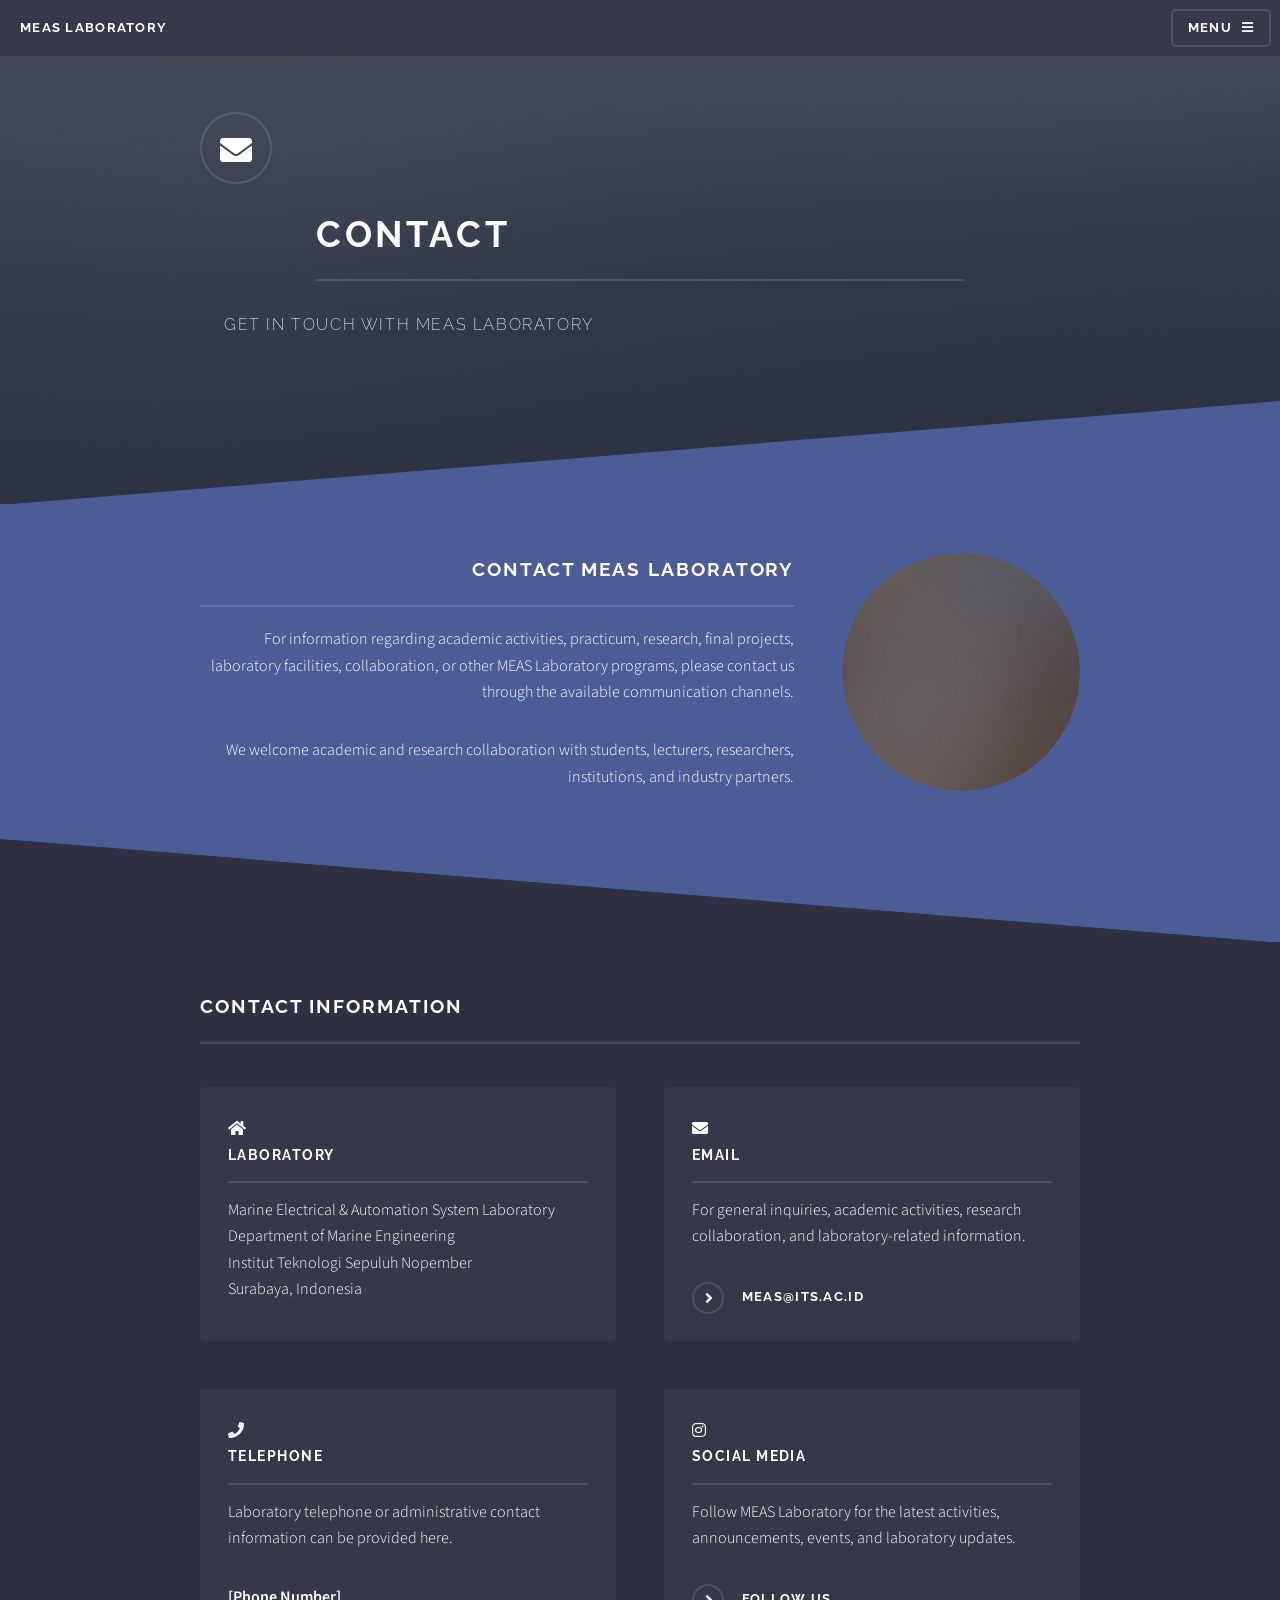
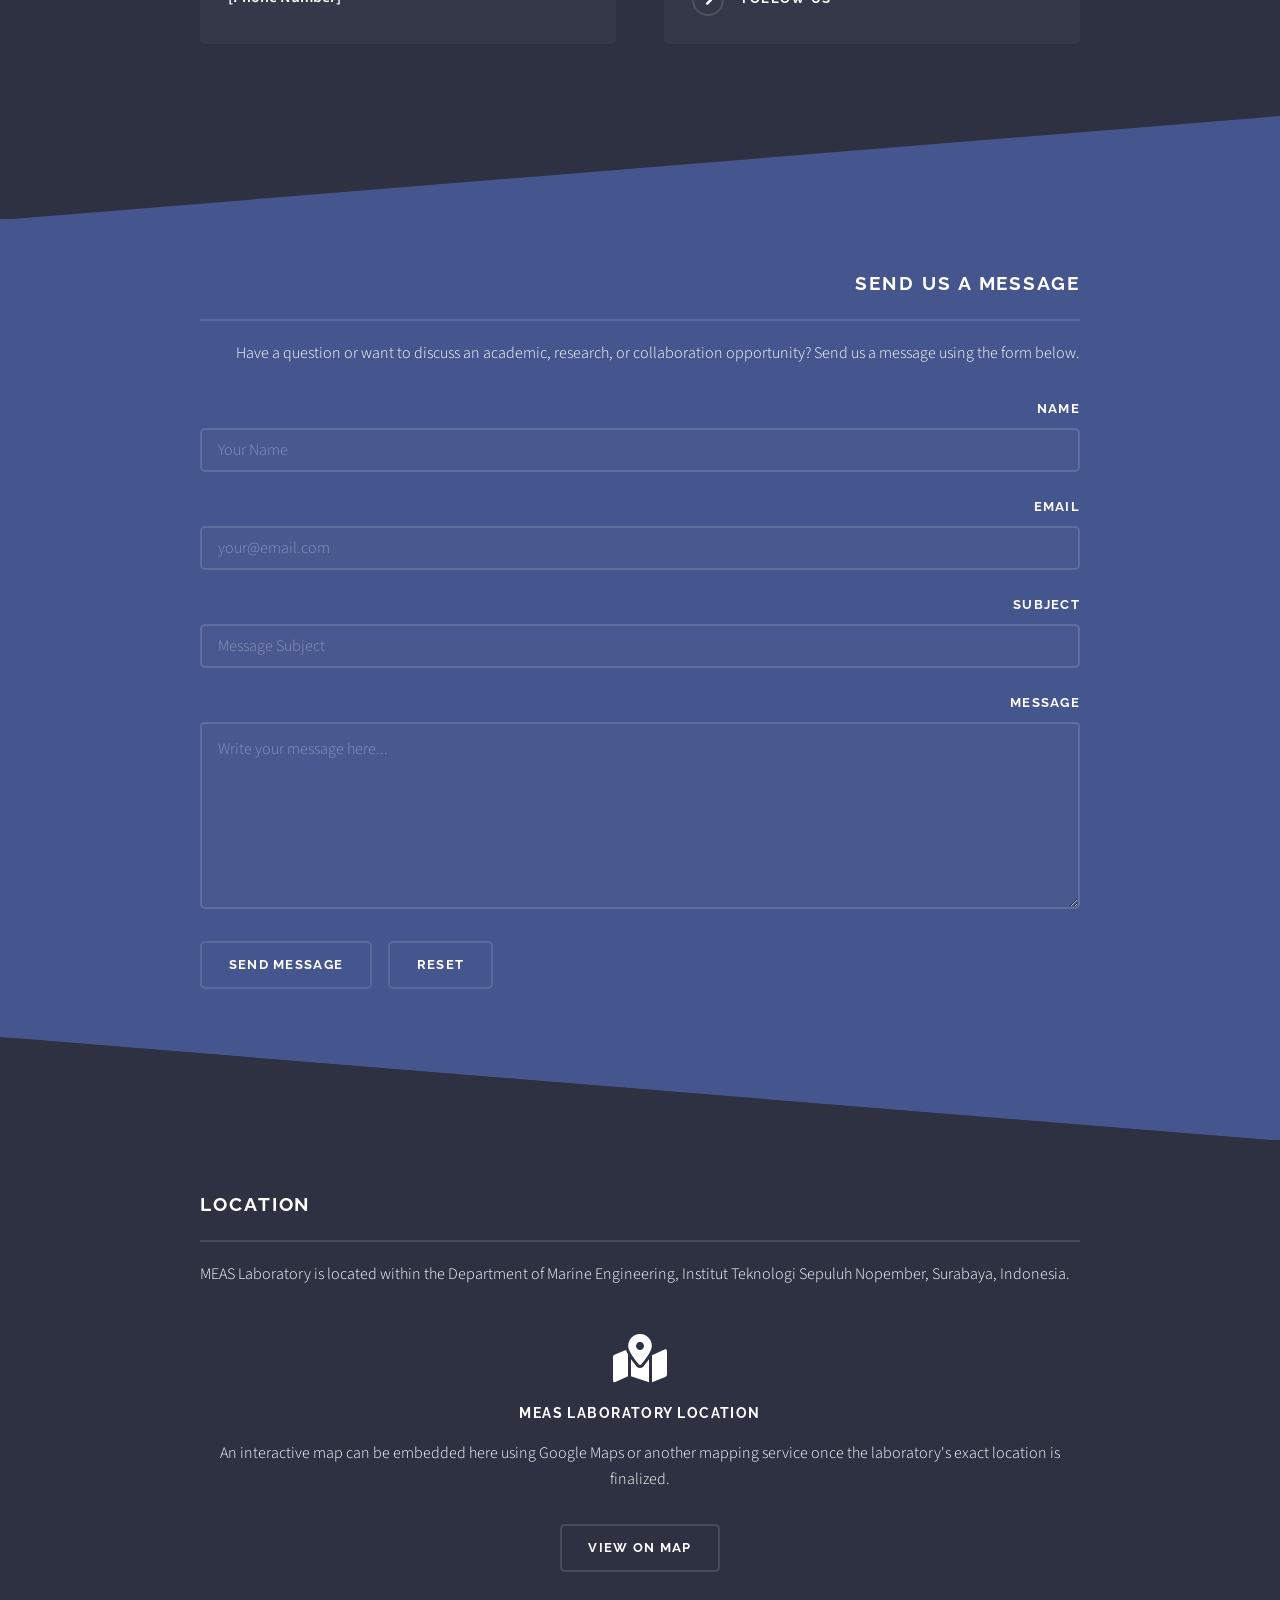
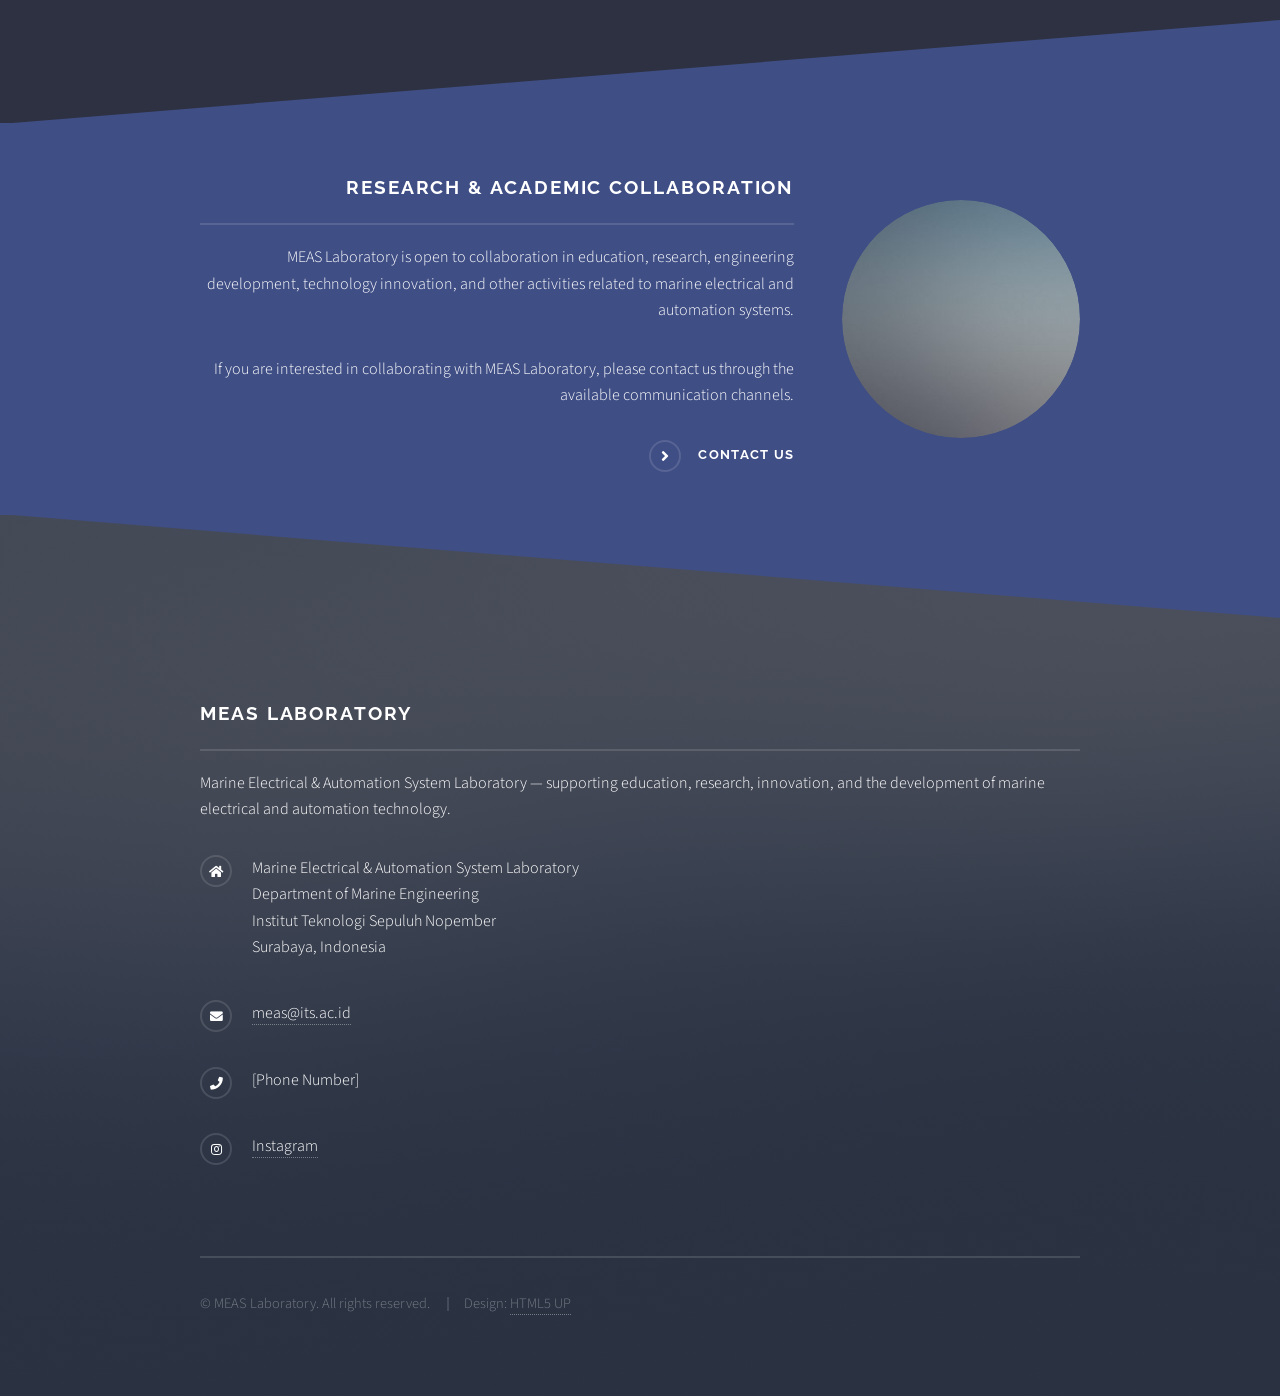
<file: contact.html>
<!DOCTYPE HTML>
<!--
    MEAS Laboratory Website
    Based on Solid State by HTML5 UP
-->
<html>
    <head>

        <title>Contact | MEAS Laboratory</title>

        <meta charset="utf-8" />

        <meta
            name="viewport"
            content="width=device-width, initial-scale=1, user-scalable=no"
        />

        <link
            rel="stylesheet"
            href="assets/css/fontawesome-all.min.css"
        />

        <link
            rel="stylesheet"
            href="assets/css/main.css"
        />

        <noscript>
            <link
                rel="stylesheet"
                href="assets/css/noscript.css"
            />
        </noscript>

    </head>

    <body class="is-preload">

        <div id="page-wrapper">


            <!-- ==================================================
                 HEADER
                 ================================================== -->

            <header id="header">

                <h1>
                    <a href="index.html">
                        MEAS Laboratory
                    </a>
                </h1>

                <nav>
                    <a href="#menu">
                        Menu
                    </a>
                </nav>

            </header>


            <!-- ==================================================
                 MENU
                 ================================================== -->

            <nav id="menu">

                <div class="inner">

                    <h2>Menu</h2>

                    <ul class="links">

                        <li>
                            <a href="index.html">
                                Home
                            </a>
                        </li>

                        <li>
                            <a href="about.html">
                                About
                            </a>
                        </li>

                        <li>
                            <a href="academic.html">
                                Academic
                            </a>
                        </li>

                        <li>
                            <a href="research.html">
                                Research
                            </a>
                        </li>

                        <li>
                            <a href="people.html">
                                People
                            </a>
                        </li>

                        <li>
                            <a href="facilities.html">
                                Facilities
                            </a>
                        </li>

                        <li>
                            <a href="activities.html">
                                Activities
                            </a>
                        </li>

                        <li>
                            <a href="contact.html">
                                Contact
                            </a>
                        </li>

                    </ul>

                    <a href="#" class="close">
                        Close
                    </a>

                </div>

            </nav>


            <!-- ==================================================
                 PAGE BANNER
                 ================================================== -->

            <section id="banner">

                <div class="inner">

                    <div class="logo">
                        <span class="icon solid fa-envelope"></span>
                    </div>

                    <h2>
                        Contact
                    </h2>

                    <p>
                        Get in Touch with MEAS Laboratory
                    </p>

                </div>

            </section>


            <!-- ==================================================
                 MAIN CONTENT
                 ================================================== -->

            <section id="wrapper">


                <!-- ==================================================
                     CONTACT INTRODUCTION
                     ================================================== -->

                <section
                    id="one"
                    class="wrapper spotlight style1"
                >

                    <div class="inner">

                        <a
                            href="#"
                            class="image"
                        >
                            <img
                                src="images/pic01.jpg"
                                alt="MEAS Laboratory"
                            />
                        </a>

                        <div class="content">

                            <h2 class="major">
                                Contact MEAS Laboratory
                            </h2>

                            <p>
                                For information regarding academic
                                activities, practicum, research,
                                final projects, laboratory facilities,
                                collaboration, or other MEAS Laboratory
                                programs, please contact us through the
                                available communication channels.
                            </p>

                            <p>
                                We welcome academic and research
                                collaboration with students, lecturers,
                                researchers, institutions, and industry
                                partners.
                            </p>

                        </div>

                    </div>

                </section>


                <!-- ==================================================
                     CONTACT INFORMATION
                     ================================================== -->

                <section
                    id="two"
                    class="wrapper alt style1"
                >

                    <div class="inner">

                        <h2 class="major">
                            Contact Information
                        </h2>


                        <section class="features">


                            <!-- Address -->

                            <article>

                                <span class="icon solid fa-home"></span>

                                <h3 class="major">
                                    Laboratory
                                </h3>

                                <p>
                                    Marine Electrical &amp; Automation
                                    System Laboratory<br />
                                    Department of Marine Engineering<br />
                                    Institut Teknologi Sepuluh Nopember<br />
                                    Surabaya, Indonesia
                                </p>

                            </article>


                            <!-- Email -->

                            <article>

                                <span class="icon solid fa-envelope"></span>

                                <h3 class="major">
                                    Email
                                </h3>

                                <p>
                                    For general inquiries, academic
                                    activities, research collaboration,
                                    and laboratory-related information.
                                </p>

                                <a
                                    href="mailto:meas@its.ac.id"
                                    class="special"
                                >
                                    meas@its.ac.id
                                </a>

                            </article>


                            <!-- Phone -->

                            <article>

                                <span class="icon solid fa-phone"></span>

                                <h3 class="major">
                                    Telephone
                                </h3>

                                <p>
                                    Laboratory telephone or administrative
                                    contact information can be provided
                                    here.
                                </p>

                                <p>
                                    <strong>
                                        [Phone Number]
                                    </strong>
                                </p>

                            </article>


                            <!-- Social Media -->

                            <article>

                                <span class="icon brands fa-instagram"></span>

                                <h3 class="major">
                                    Social Media
                                </h3>

                                <p>
                                    Follow MEAS Laboratory for the latest
                                    activities, announcements, events,
                                    and laboratory updates.
                                </p>

                                <a
                                    href="#"
                                    class="special"
                                >
                                    Follow Us
                                </a>

                            </article>


                        </section>

                    </div>

                </section>


                <!-- ==================================================
                     CONTACT FORM
                     ================================================== -->

                <section
                    id="three"
                    class="wrapper spotlight style2"
                >

                    <div class="inner">

                        <div class="content">

                            <h2 class="major">
                                Send Us a Message
                            </h2>

                            <p>
                                Have a question or want to discuss an
                                academic, research, or collaboration
                                opportunity? Send us a message using
                                the form below.
                            </p>


                            <form
                                method="post"
                                action="#"
                            >

                                <div class="fields">


                                    <div class="field">

                                        <label for="contact-name">
                                            Name
                                        </label>

                                        <input
                                            type="text"
                                            name="name"
                                            id="contact-name"
                                            placeholder="Your Name"
                                            required
                                        />

                                    </div>


                                    <div class="field">

                                        <label for="contact-email">
                                            Email
                                        </label>

                                        <input
                                            type="email"
                                            name="email"
                                            id="contact-email"
                                            placeholder="your@email.com"
                                            required
                                        />

                                    </div>


                                    <div class="field">

                                        <label for="contact-subject">
                                            Subject
                                        </label>

                                        <input
                                            type="text"
                                            name="subject"
                                            id="contact-subject"
                                            placeholder="Message Subject"
                                        />

                                    </div>


                                    <div class="field">

                                        <label for="contact-message">
                                            Message
                                        </label>

                                        <textarea
                                            name="message"
                                            id="contact-message"
                                            rows="6"
                                            placeholder="Write your message here..."
                                            required
                                        ></textarea>

                                    </div>


                                </div>


                                <ul class="actions">

                                    <li>

                                        <input
                                            type="submit"
                                            value="Send Message"
                                        />

                                    </li>

                                    <li>

                                        <input
                                            type="reset"
                                            value="Reset"
                                        />

                                    </li>

                                </ul>

                            </form>

                        </div>

                    </div>

                </section>


                <!-- ==================================================
                     LOCATION
                     ================================================== -->

                <section
                    id="four"
                    class="wrapper alt style1"
                >

                    <div class="inner">

                        <h2 class="major">
                            Location
                        </h2>

                        <p>
                            MEAS Laboratory is located within the
                            Department of Marine Engineering,
                            Institut Teknologi Sepuluh Nopember,
                            Surabaya, Indonesia.
                        </p>


                        <!-- Map Placeholder -->

                        <div
                            class="box alt"
                            style="text-align: center;"
                        >

                            <span
                                class="icon solid fa-map-marked-alt"
                                style="font-size: 3em;"
                            ></span>

                            <h3>
                                MEAS Laboratory Location
                            </h3>

                            <p>
                                An interactive map can be embedded here
                                using Google Maps or another mapping
                                service once the laboratory's exact
                                location is finalized.
                            </p>

                            <a
                                href="#"
                                class="button"
                            >
                                View on Map
                            </a>

                        </div>

                    </div>

                </section>


                <!-- ==================================================
                     COLLABORATION
                     ================================================== -->

                <section
                    id="five"
                    class="wrapper spotlight style3"
                >

                    <div class="inner">

                        <a
                            href="#"
                            class="image"
                        >
                            <img
                                src="images/pic02.jpg"
                                alt="MEAS Collaboration"
                            />
                        </a>

                        <div class="content">

                            <h2 class="major">
                                Research &amp; Academic Collaboration
                            </h2>

                            <p>
                                MEAS Laboratory is open to collaboration
                                in education, research, engineering
                                development, technology innovation,
                                and other activities related to marine
                                electrical and automation systems.
                            </p>

                            <p>
                                If you are interested in collaborating
                                with MEAS Laboratory, please contact us
                                through the available communication
                                channels.
                            </p>

                            <a
                                href="mailto:meas@its.ac.id"
                                class="special"
                            >
                                Contact Us
                            </a>

                        </div>

                    </div>

                </section>


            </section>


            <!-- ==================================================
                 FOOTER
                 ================================================== -->

            <section id="footer">

                <div class="inner">

                    <h2 class="major">
                        MEAS Laboratory
                    </h2>

                    <p>
                        Marine Electrical &amp; Automation System
                        Laboratory — supporting education, research,
                        innovation, and the development of marine
                        electrical and automation technology.
                    </p>


                    <ul class="contact">

                        <li class="icon solid fa-home">

                            Marine Electrical &amp; Automation
                            System Laboratory<br />

                            Department of Marine Engineering<br />

                            Institut Teknologi Sepuluh Nopember<br />

                            Surabaya, Indonesia

                        </li>


                        <li class="icon solid fa-envelope">

                            <a href="mailto:meas@its.ac.id">
                                meas@its.ac.id
                            </a>

                        </li>


                        <li class="icon solid fa-phone">

                            [Phone Number]

                        </li>


                        <li class="icon brands fa-instagram">

                            <a href="#">
                                Instagram
                            </a>

                        </li>

                    </ul>


                    <ul class="copyright">

                        <li>
                            &copy; MEAS Laboratory.
                            All rights reserved.
                        </li>

                        <li>
                            Design:
                            <a href="https://html5up.net">
                                HTML5 UP
                            </a>
                        </li>

                    </ul>

                </div>

            </section>


        </div>


        <!-- ==================================================
             JAVASCRIPT
             ================================================== -->

        <script src="assets/js/jquery.min.js"></script>
        <script src="assets/js/jquery.scrollex.min.js"></script>
        <script src="assets/js/browser.min.js"></script>
        <script src="assets/js/breakpoints.min.js"></script>
        <script src="assets/js/util.js"></script>
        <script src="assets/js/main.js"></script>

    </body>
</html>
</file>
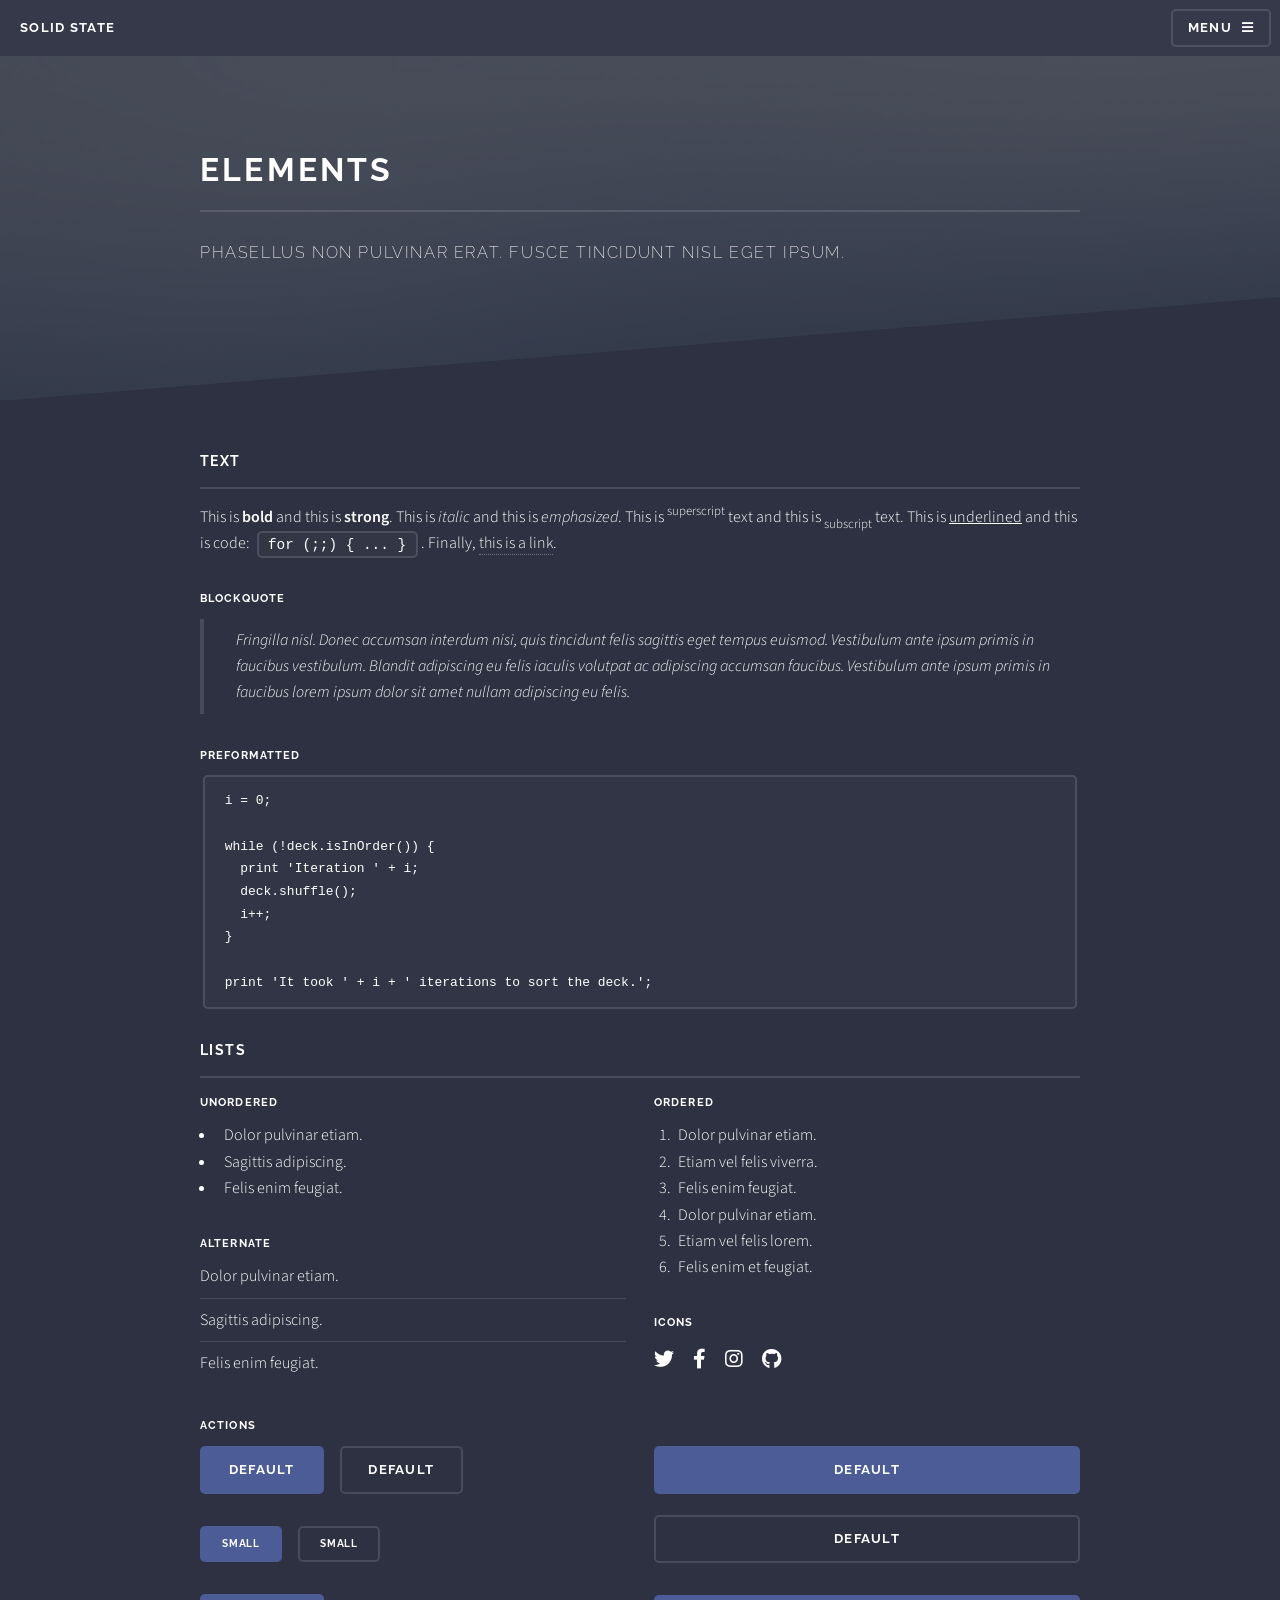
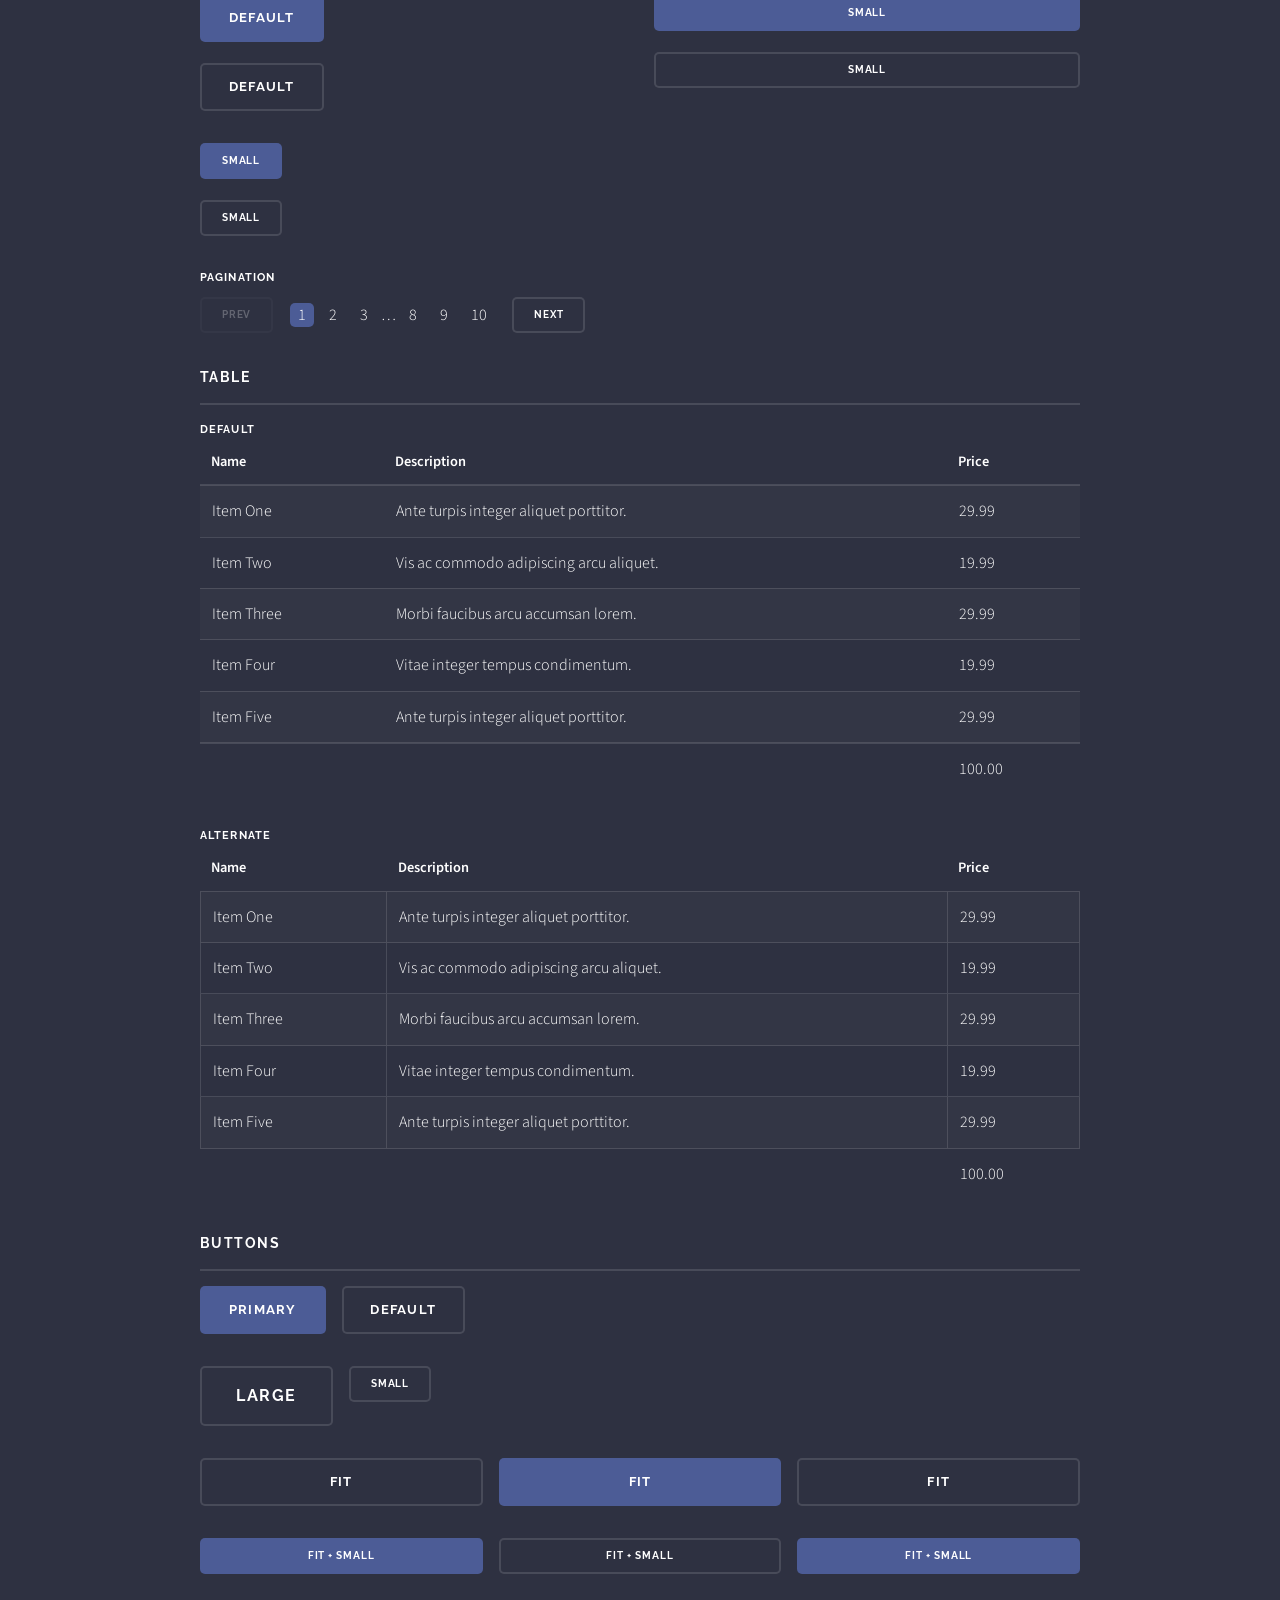
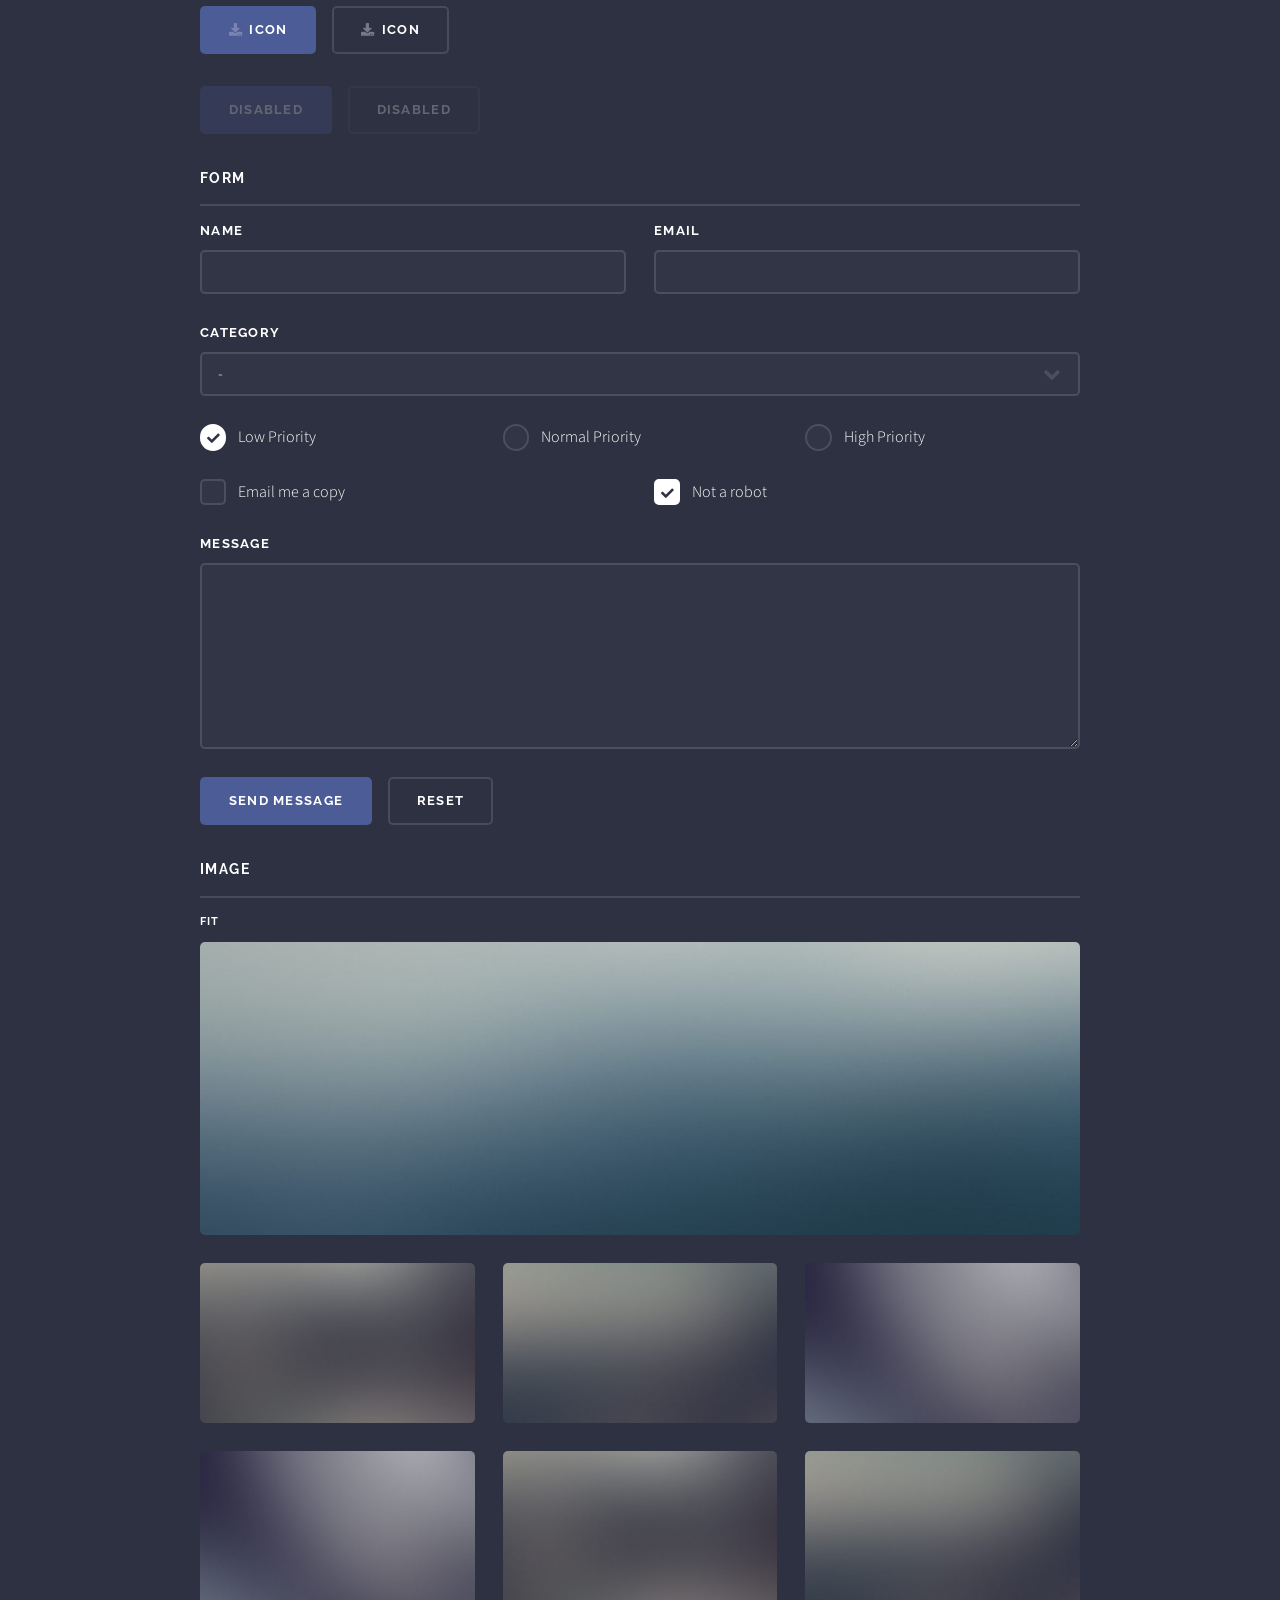
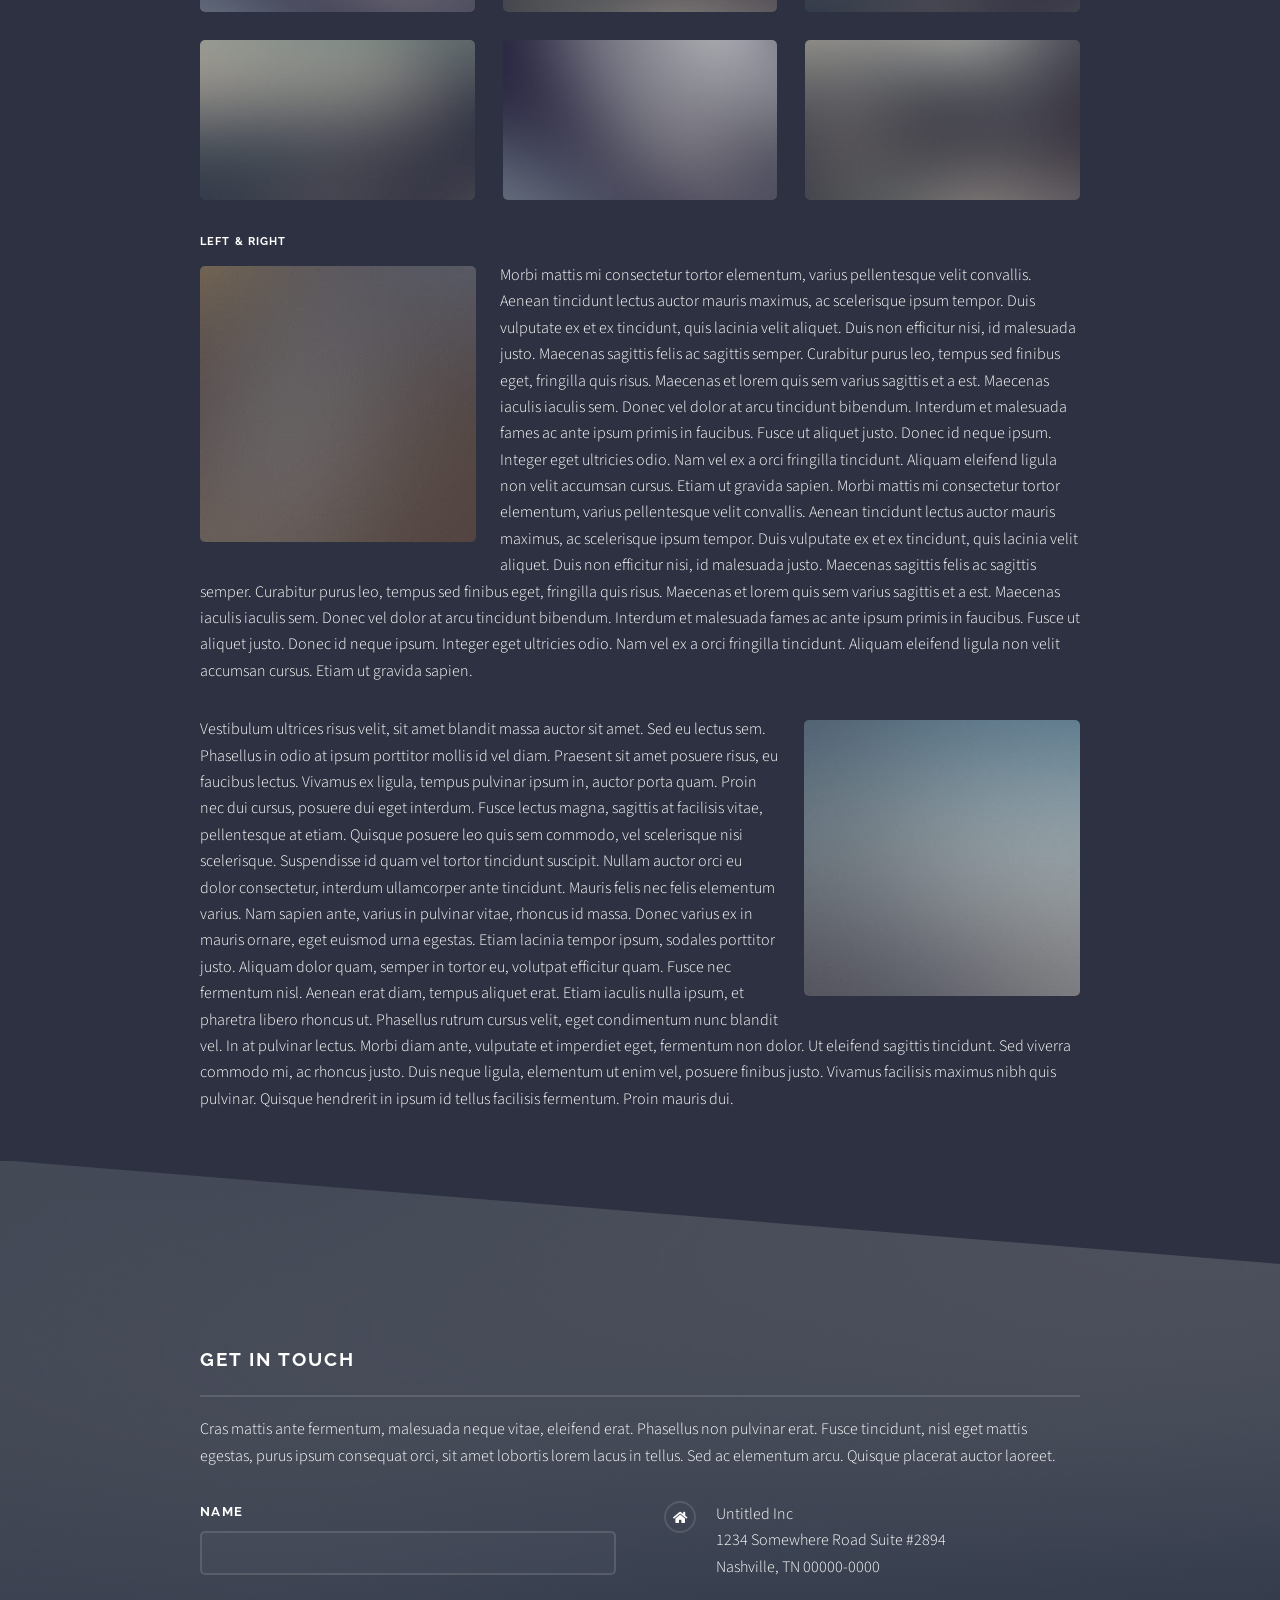
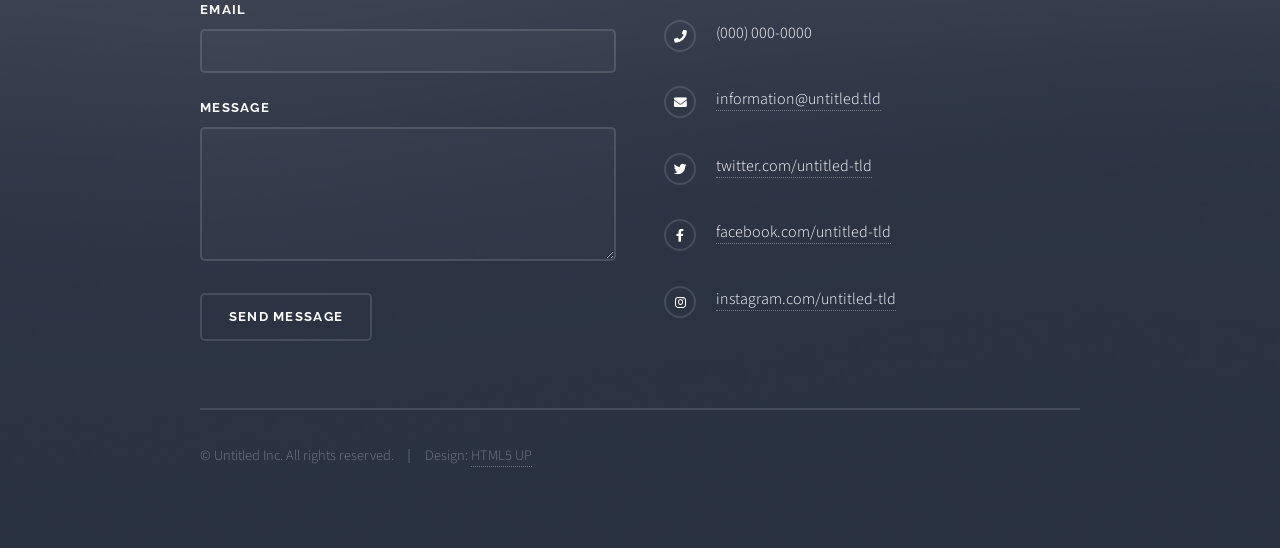
<file: elements.html>
<!DOCTYPE HTML>
<!--
	Solid State by HTML5 UP
	html5up.net | @ajlkn
	Free for personal and commercial use under the CCA 3.0 license (html5up.net/license)
-->
<html>
	<head>
		<title>Elements - Solid State by HTML5 UP</title>
		<meta charset="utf-8" />
		<meta name="viewport" content="width=device-width, initial-scale=1, user-scalable=no" />
		<link rel="stylesheet" href="assets/css/main.css" />
		<noscript><link rel="stylesheet" href="assets/css/noscript.css" /></noscript>
	</head>
	<body class="is-preload">

		<!-- Page Wrapper -->
			<div id="page-wrapper">

				<!-- Header -->
					<header id="header">
						<h1><a href="index.html">Solid State</a></h1>
						<nav>
							<a href="#menu">Menu</a>
						</nav>
					</header>

				<!-- Menu -->
					<nav id="menu">
						<div class="inner">
							<h2>Menu</h2>
							<ul class="links">
								<li><a href="index.html">Home</a></li>
								<li><a href="generic.html">Generic</a></li>
								<li><a href="elements.html">Elements</a></li>
								<li><a href="#">Log In</a></li>
								<li><a href="#">Sign Up</a></li>
							</ul>
							<a href="#" class="close">Close</a>
						</div>
					</nav>

				<!-- Wrapper -->
					<section id="wrapper">
						<header>
							<div class="inner">
								<h2>Elements</h2>
								<p>Phasellus non pulvinar erat. Fusce tincidunt nisl eget ipsum.</p>
							</div>
						</header>

						<!-- Content -->
							<div class="wrapper">
								<div class="inner">

									<section>
										<h3 class="major">Text</h3>
										<p>This is <b>bold</b> and this is <strong>strong</strong>. This is <i>italic</i> and this is <em>emphasized</em>.
										This is <sup>superscript</sup> text and this is <sub>subscript</sub> text.
										This is <u>underlined</u> and this is code: <code>for (;;) { ... }</code>. Finally, <a href="#">this is a link</a>.</p>
										<h4>Blockquote</h4>
										<blockquote>Fringilla nisl. Donec accumsan interdum nisi, quis tincidunt felis sagittis eget tempus euismod. Vestibulum ante ipsum primis in faucibus vestibulum. Blandit adipiscing eu felis iaculis volutpat ac adipiscing accumsan faucibus. Vestibulum ante ipsum primis in faucibus lorem ipsum dolor sit amet nullam adipiscing eu felis.</blockquote>
										<h4>Preformatted</h4>
										<pre><code>i = 0;

while (!deck.isInOrder()) {
  print 'Iteration ' + i;
  deck.shuffle();
  i++;
}

print 'It took ' + i + ' iterations to sort the deck.';</code></pre>
									</section>

									<section>
										<h3 class="major">Lists</h3>
										<div class="row">
											<div class="col-6 col-12-medium">
												<h4>Unordered</h4>
												<ul>
													<li>Dolor pulvinar etiam.</li>
													<li>Sagittis adipiscing.</li>
													<li>Felis enim feugiat.</li>
												</ul>
												<h4>Alternate</h4>
												<ul class="alt">
													<li>Dolor pulvinar etiam.</li>
													<li>Sagittis adipiscing.</li>
													<li>Felis enim feugiat.</li>
												</ul>
											</div>
											<div class="col-6 col-12-medium">
												<h4>Ordered</h4>
												<ol>
													<li>Dolor pulvinar etiam.</li>
													<li>Etiam vel felis viverra.</li>
													<li>Felis enim feugiat.</li>
													<li>Dolor pulvinar etiam.</li>
													<li>Etiam vel felis lorem.</li>
													<li>Felis enim et feugiat.</li>
												</ol>
												<h4>Icons</h4>
												<ul class="icons">
													<li><a href="#" class="icon brands fa-twitter"><span class="label">Twitter</span></a></li>
													<li><a href="#" class="icon brands fa-facebook-f"><span class="label">Facebook</span></a></li>
													<li><a href="#" class="icon brands fa-instagram"><span class="label">Instagram</span></a></li>
													<li><a href="#" class="icon brands fa-github"><span class="label">Github</span></a></li>
												</ul>
											</div>
										</div>
										<h4>Actions</h4>
										<div class="row">
											<div class="col-6 col-12-medium">
												<ul class="actions">
													<li><a href="#" class="button primary">Default</a></li>
													<li><a href="#" class="button">Default</a></li>
												</ul>
												<ul class="actions small">
													<li><a href="#" class="button primary small">Small</a></li>
													<li><a href="#" class="button small">Small</a></li>
												</ul>
												<ul class="actions stacked">
													<li><a href="#" class="button primary">Default</a></li>
													<li><a href="#" class="button">Default</a></li>
												</ul>
												<ul class="actions stacked small">
													<li><a href="#" class="button primary small">Small</a></li>
													<li><a href="#" class="button small">Small</a></li>
												</ul>
											</div>
											<div class="col-6 col-12-medium">
												<ul class="actions stacked">
													<li><a href="#" class="button primary fit">Default</a></li>
													<li><a href="#" class="button fit">Default</a></li>
												</ul>
												<ul class="actions stacked small">
													<li><a href="#" class="button primary small fit">Small</a></li>
													<li><a href="#" class="button small fit">Small</a></li>
												</ul>
											</div>
										</div>
										<h4>Pagination</h4>
										<ul class="pagination">
											<li><span class="button small disabled">Prev</span></li>
											<li><a href="#" class="page active">1</a></li>
											<li><a href="#" class="page">2</a></li>
											<li><a href="#" class="page">3</a></li>
											<li><span>&hellip;</span></li>
											<li><a href="#" class="page">8</a></li>
											<li><a href="#" class="page">9</a></li>
											<li><a href="#" class="page">10</a></li>
											<li><a href="#" class="button small">Next</a></li>
										</ul>
									</section>

									<section>
										<h3 class="major">Table</h3>
										<h4>Default</h4>
										<div class="table-wrapper">
											<table>
												<thead>
													<tr>
														<th>Name</th>
														<th>Description</th>
														<th>Price</th>
													</tr>
												</thead>
												<tbody>
													<tr>
														<td>Item One</td>
														<td>Ante turpis integer aliquet porttitor.</td>
														<td>29.99</td>
													</tr>
													<tr>
														<td>Item Two</td>
														<td>Vis ac commodo adipiscing arcu aliquet.</td>
														<td>19.99</td>
													</tr>
													<tr>
														<td>Item Three</td>
														<td> Morbi faucibus arcu accumsan lorem.</td>
														<td>29.99</td>
													</tr>
													<tr>
														<td>Item Four</td>
														<td>Vitae integer tempus condimentum.</td>
														<td>19.99</td>
													</tr>
													<tr>
														<td>Item Five</td>
														<td>Ante turpis integer aliquet porttitor.</td>
														<td>29.99</td>
													</tr>
												</tbody>
												<tfoot>
													<tr>
														<td colspan="2"></td>
														<td>100.00</td>
													</tr>
												</tfoot>
											</table>
										</div>

										<h4>Alternate</h4>
										<div class="table-wrapper">
											<table class="alt">
												<thead>
													<tr>
														<th>Name</th>
														<th>Description</th>
														<th>Price</th>
													</tr>
												</thead>
												<tbody>
													<tr>
														<td>Item One</td>
														<td>Ante turpis integer aliquet porttitor.</td>
														<td>29.99</td>
													</tr>
													<tr>
														<td>Item Two</td>
														<td>Vis ac commodo adipiscing arcu aliquet.</td>
														<td>19.99</td>
													</tr>
													<tr>
														<td>Item Three</td>
														<td> Morbi faucibus arcu accumsan lorem.</td>
														<td>29.99</td>
													</tr>
													<tr>
														<td>Item Four</td>
														<td>Vitae integer tempus condimentum.</td>
														<td>19.99</td>
													</tr>
													<tr>
														<td>Item Five</td>
														<td>Ante turpis integer aliquet porttitor.</td>
														<td>29.99</td>
													</tr>
												</tbody>
												<tfoot>
													<tr>
														<td colspan="2"></td>
														<td>100.00</td>
													</tr>
												</tfoot>
											</table>
										</div>
									</section>

									<section>
										<h3 class="major">Buttons</h3>
										<ul class="actions">
											<li><a href="#" class="button primary">Primary</a></li>
											<li><a href="#" class="button">Default</a></li>
										</ul>
										<ul class="actions">
											<li><a href="#" class="button large">Large</a></li>
											<li><a href="#" class="button small">Small</a></li>
										</ul>
										<ul class="actions fit">
											<li><a href="#" class="button fit">Fit</a></li>
											<li><a href="#" class="button primary fit">Fit</a></li>
											<li><a href="#" class="button fit">Fit</a></li>
										</ul>
										<ul class="actions fit small">
											<li><a href="#" class="button primary fit small">Fit + Small</a></li>
											<li><a href="#" class="button fit small">Fit + Small</a></li>
											<li><a href="#" class="button primary fit small">Fit + Small</a></li>
										</ul>
										<ul class="actions">
											<li><a href="#" class="button primary icon solid fa-download">Icon</a></li>
											<li><a href="#" class="button icon solid fa-download">Icon</a></li>
										</ul>
										<ul class="actions">
											<li><span class="button primary disabled">Disabled</span></li>
											<li><span class="button disabled">Disabled</span></li>
										</ul>
									</section>

									<section>
										<h3 class="major">Form</h3>
										<form method="post" action="#">
											<div class="row gtr-uniform">
												<div class="col-6 col-12-xsmall">
													<label for="demo-name">Name</label>
													<input type="text" name="demo-name" id="demo-name" value="" />
												</div>
												<div class="col-6 col-12-xsmall">
													<label for="demo-email">Email</label>
													<input type="email" name="demo-email" id="demo-email" value="" />
												</div>
												<div class="col-12">
													<label for="demo-category">Category</label>
													<select name="demo-category" id="demo-category">
														<option value="">-</option>
														<option value="1">Manufacturing</option>
														<option value="1">Shipping</option>
														<option value="1">Administration</option>
														<option value="1">Human Resources</option>
													</select>
												</div>
												<div class="col-4 col-12-small">
													<input type="radio" id="demo-priority-low" name="demo-priority" checked>
													<label for="demo-priority-low">Low Priority</label>
												</div>
												<div class="col-4 col-12-small">
													<input type="radio" id="demo-priority-normal" name="demo-priority">
													<label for="demo-priority-normal">Normal Priority</label>
												</div>
												<div class="col-4 col-12-small">
													<input type="radio" id="demo-priority-high" name="demo-priority">
													<label for="demo-priority-high">High Priority</label>
												</div>
												<div class="col-6 col-12-small">
													<input type="checkbox" id="demo-copy" name="demo-copy">
													<label for="demo-copy">Email me a copy</label>
												</div>
												<div class="col-6 col-12-small">
													<input type="checkbox" id="demo-human" name="demo-human" checked>
													<label for="demo-human">Not a robot</label>
												</div>
												<div class="col-12">
													<label for="demo-message">Message</label>
													<textarea name="demo-message" id="demo-message" rows="6"></textarea>
												</div>
												<div class="col-12">
													<ul class="actions">
														<li><input type="submit" value="Send Message" class="primary" /></li>
														<li><input type="reset" value="Reset" /></li>
													</ul>
												</div>
											</div>
										</form>
									</section>

									<section>
										<h3 class="major">Image</h3>
										<h4>Fit</h4>
										<div class="box alt">
											<div class="row gtr-uniform">
												<div class="col-12"><span class="image fit"><img src="images/pic08.jpg" alt="" /></span></div>
												<div class="col-4"><span class="image fit"><img src="images/pic05.jpg" alt="" /></span></div>
												<div class="col-4"><span class="image fit"><img src="images/pic06.jpg" alt="" /></span></div>
												<div class="col-4"><span class="image fit"><img src="images/pic07.jpg" alt="" /></span></div>
												<div class="col-4"><span class="image fit"><img src="images/pic07.jpg" alt="" /></span></div>
												<div class="col-4"><span class="image fit"><img src="images/pic05.jpg" alt="" /></span></div>
												<div class="col-4"><span class="image fit"><img src="images/pic06.jpg" alt="" /></span></div>
												<div class="col-4"><span class="image fit"><img src="images/pic06.jpg" alt="" /></span></div>
												<div class="col-4"><span class="image fit"><img src="images/pic07.jpg" alt="" /></span></div>
												<div class="col-4"><span class="image fit"><img src="images/pic05.jpg" alt="" /></span></div>
											</div>
										</div>
										<h4>Left &amp; Right</h4>
										<p><span class="image left"><img src="images/pic01.jpg" alt="" /></span>Morbi mattis mi consectetur tortor elementum, varius pellentesque velit convallis. Aenean tincidunt lectus auctor mauris maximus, ac scelerisque ipsum tempor. Duis vulputate ex et ex tincidunt, quis lacinia velit aliquet. Duis non efficitur nisi, id malesuada justo. Maecenas sagittis felis ac sagittis semper. Curabitur purus leo, tempus sed finibus eget, fringilla quis risus. Maecenas et lorem quis sem varius sagittis et a est. Maecenas iaculis iaculis sem. Donec vel dolor at arcu tincidunt bibendum. Interdum et malesuada fames ac ante ipsum primis in faucibus. Fusce ut aliquet justo. Donec id neque ipsum. Integer eget ultricies odio. Nam vel ex a orci fringilla tincidunt. Aliquam eleifend ligula non velit accumsan cursus. Etiam ut gravida sapien. Morbi mattis mi consectetur tortor elementum, varius pellentesque velit convallis. Aenean tincidunt lectus auctor mauris maximus, ac scelerisque ipsum tempor. Duis vulputate ex et ex tincidunt, quis lacinia velit aliquet. Duis non efficitur nisi, id malesuada justo. Maecenas sagittis felis ac sagittis semper. Curabitur purus leo, tempus sed finibus eget, fringilla quis risus. Maecenas et lorem quis sem varius sagittis et a est. Maecenas iaculis iaculis sem. Donec vel dolor at arcu tincidunt bibendum. Interdum et malesuada fames ac ante ipsum primis in faucibus. Fusce ut aliquet justo. Donec id neque ipsum. Integer eget ultricies odio. Nam vel ex a orci fringilla tincidunt. Aliquam eleifend ligula non velit accumsan cursus. Etiam ut gravida sapien.</p>
										<p><span class="image right"><img src="images/pic02.jpg" alt="" /></span>Vestibulum ultrices risus velit, sit amet blandit massa auctor sit amet. Sed eu lectus sem. Phasellus in odio at ipsum porttitor mollis id vel diam. Praesent sit amet posuere risus, eu faucibus lectus. Vivamus ex ligula, tempus pulvinar ipsum in, auctor porta quam. Proin nec dui cursus, posuere dui eget interdum. Fusce lectus magna, sagittis at facilisis vitae, pellentesque at etiam. Quisque posuere leo quis sem commodo, vel scelerisque nisi scelerisque. Suspendisse id quam vel tortor tincidunt suscipit. Nullam auctor orci eu dolor consectetur, interdum ullamcorper ante tincidunt. Mauris felis nec felis elementum varius. Nam sapien ante, varius in pulvinar vitae, rhoncus id massa. Donec varius ex in mauris ornare, eget euismod urna egestas. Etiam lacinia tempor ipsum, sodales porttitor justo. Aliquam dolor quam, semper in tortor eu, volutpat efficitur quam. Fusce nec fermentum nisl. Aenean erat diam, tempus aliquet erat. Etiam iaculis nulla ipsum, et pharetra libero rhoncus ut. Phasellus rutrum cursus velit, eget condimentum nunc blandit vel. In at pulvinar lectus. Morbi diam ante, vulputate et imperdiet eget, fermentum non dolor. Ut eleifend sagittis tincidunt. Sed viverra commodo mi, ac rhoncus justo. Duis neque ligula, elementum ut enim vel, posuere finibus justo. Vivamus facilisis maximus nibh quis pulvinar. Quisque hendrerit in ipsum id tellus facilisis fermentum. Proin mauris dui.</p>
									</section>

								</div>
							</div>

					</section>

				<!-- Footer -->
					<section id="footer">
						<div class="inner">
							<h2 class="major">Get in touch</h2>
							<p>Cras mattis ante fermentum, malesuada neque vitae, eleifend erat. Phasellus non pulvinar erat. Fusce tincidunt, nisl eget mattis egestas, purus ipsum consequat orci, sit amet lobortis lorem lacus in tellus. Sed ac elementum arcu. Quisque placerat auctor laoreet.</p>
							<form method="post" action="#">
								<div class="fields">
									<div class="field">
										<label for="name">Name</label>
										<input type="text" name="name" id="name" />
									</div>
									<div class="field">
										<label for="email">Email</label>
										<input type="email" name="email" id="email" />
									</div>
									<div class="field">
										<label for="message">Message</label>
										<textarea name="message" id="message" rows="4"></textarea>
									</div>
								</div>
								<ul class="actions">
									<li><input type="submit" value="Send Message" /></li>
								</ul>
							</form>
							<ul class="contact">
								<li class="icon solid fa-home">
									Untitled Inc<br />
									1234 Somewhere Road Suite #2894<br />
									Nashville, TN 00000-0000
								</li>
								<li class="icon solid fa-phone">(000) 000-0000</li>
								<li class="icon solid fa-envelope"><a href="#">information@untitled.tld</a></li>
								<li class="icon brands fa-twitter"><a href="#">twitter.com/untitled-tld</a></li>
								<li class="icon brands fa-facebook-f"><a href="#">facebook.com/untitled-tld</a></li>
								<li class="icon brands fa-instagram"><a href="#">instagram.com/untitled-tld</a></li>
							</ul>
							<ul class="copyright">
								<li>&copy; Untitled Inc. All rights reserved.</li><li>Design: <a href="http://html5up.net">HTML5 UP</a></li>
							</ul>
						</div>
					</section>

			</div>

		<!-- Scripts -->
			<script src="assets/js/jquery.min.js"></script>
			<script src="assets/js/jquery.scrollex.min.js"></script>
			<script src="assets/js/browser.min.js"></script>
			<script src="assets/js/breakpoints.min.js"></script>
			<script src="assets/js/util.js"></script>
			<script src="assets/js/main.js"></script>

	</body>
</html>
</file>
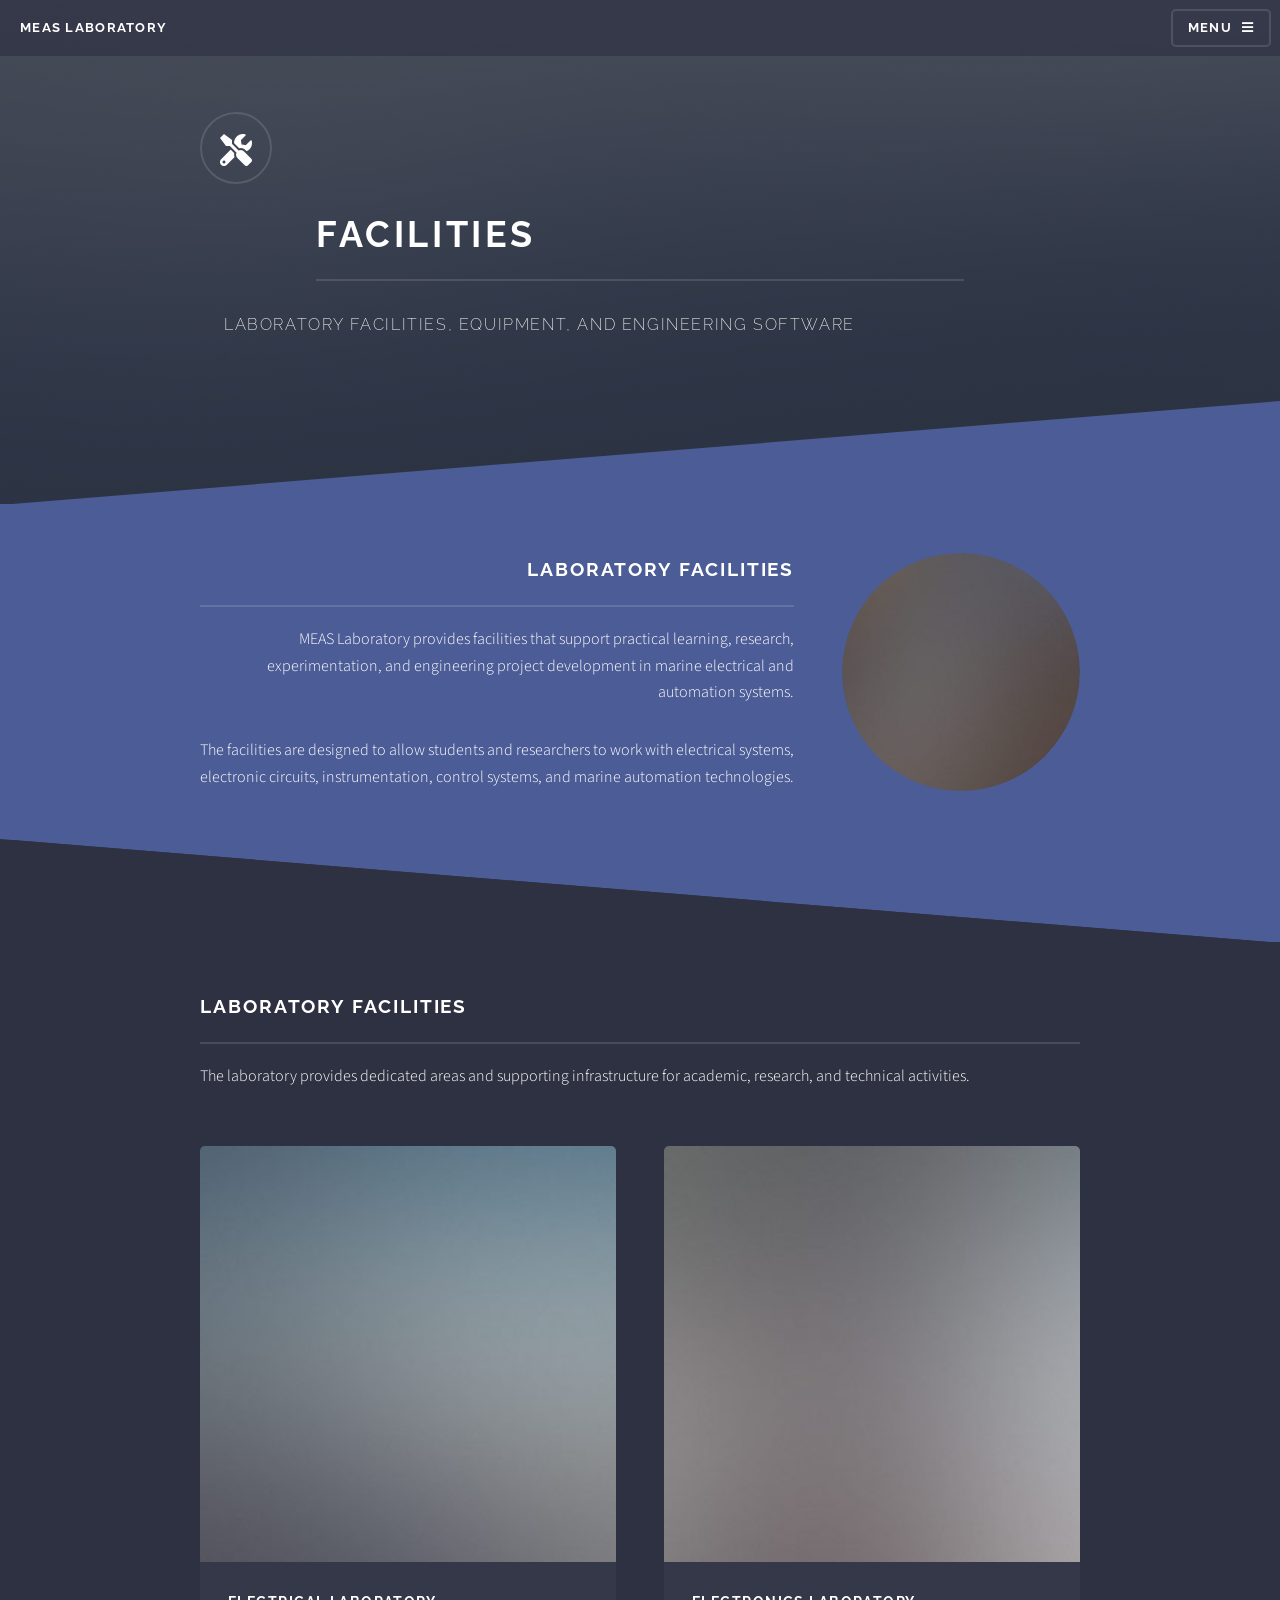
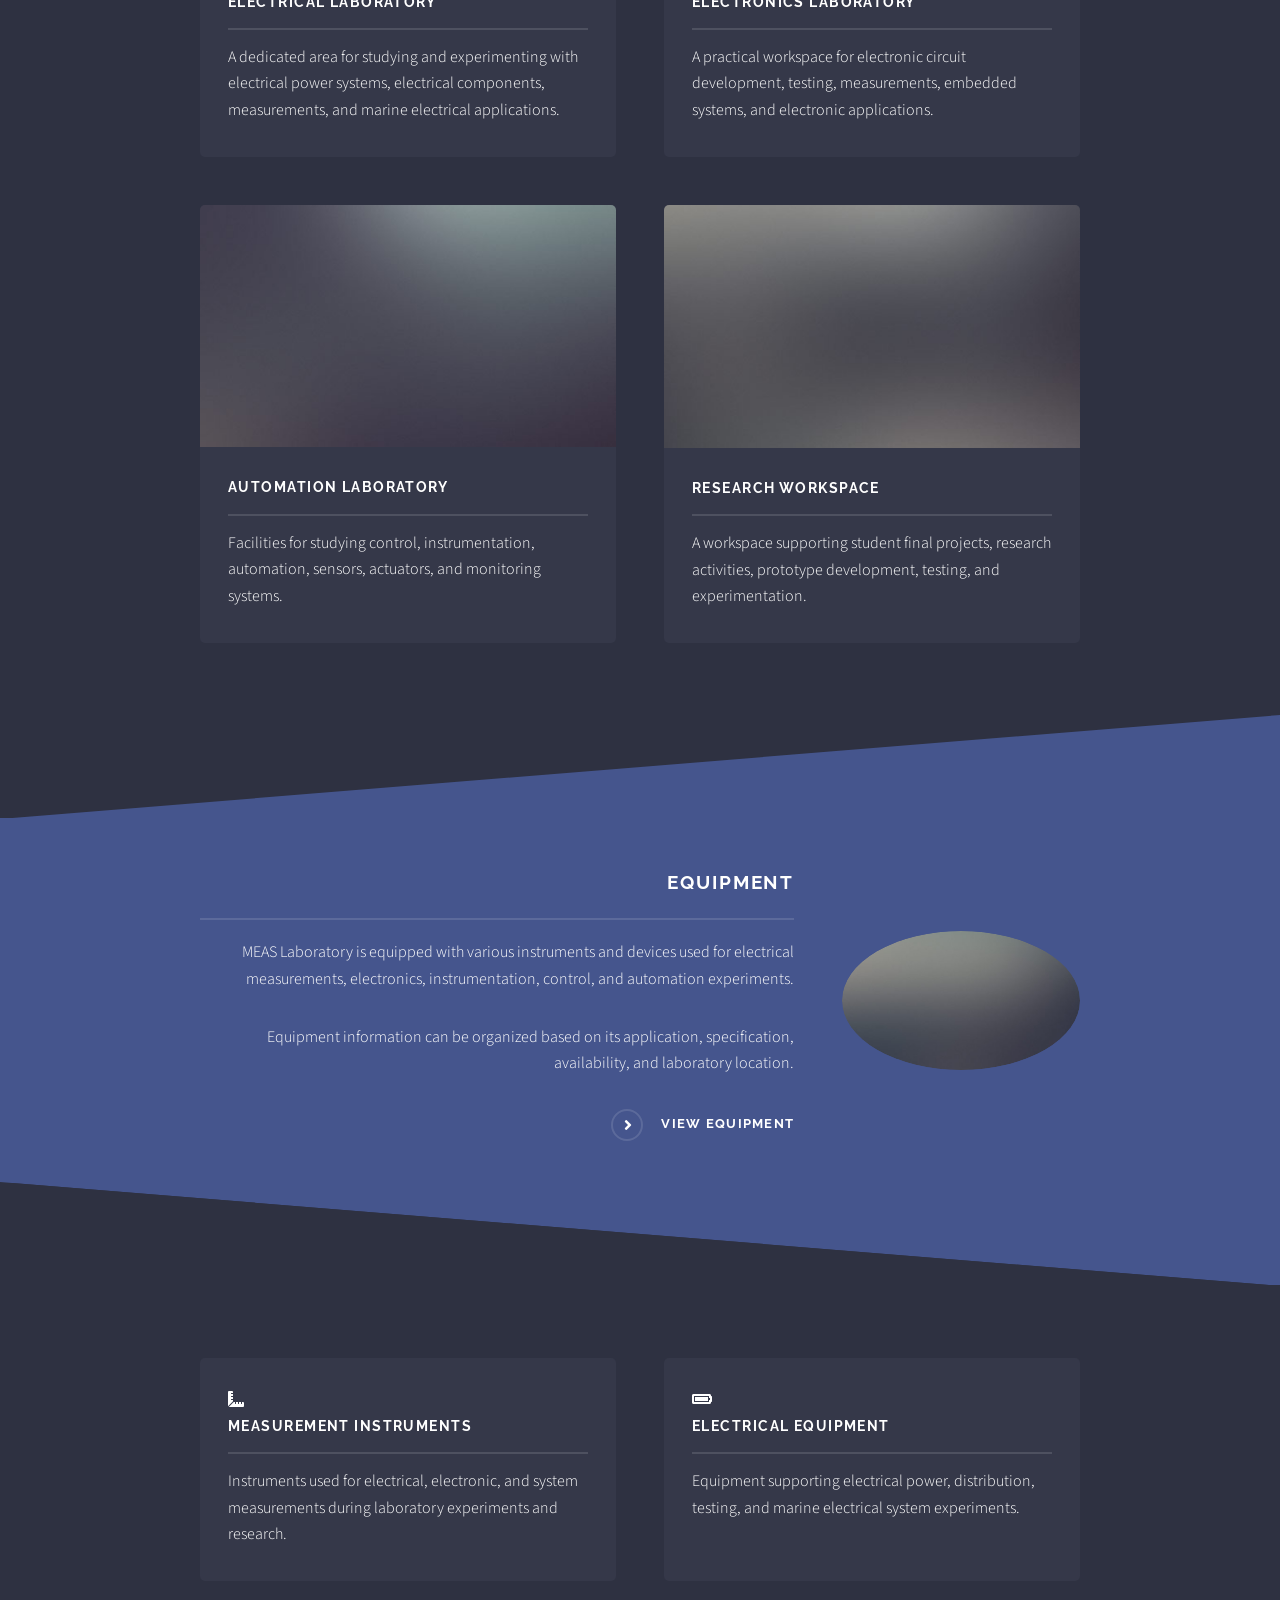
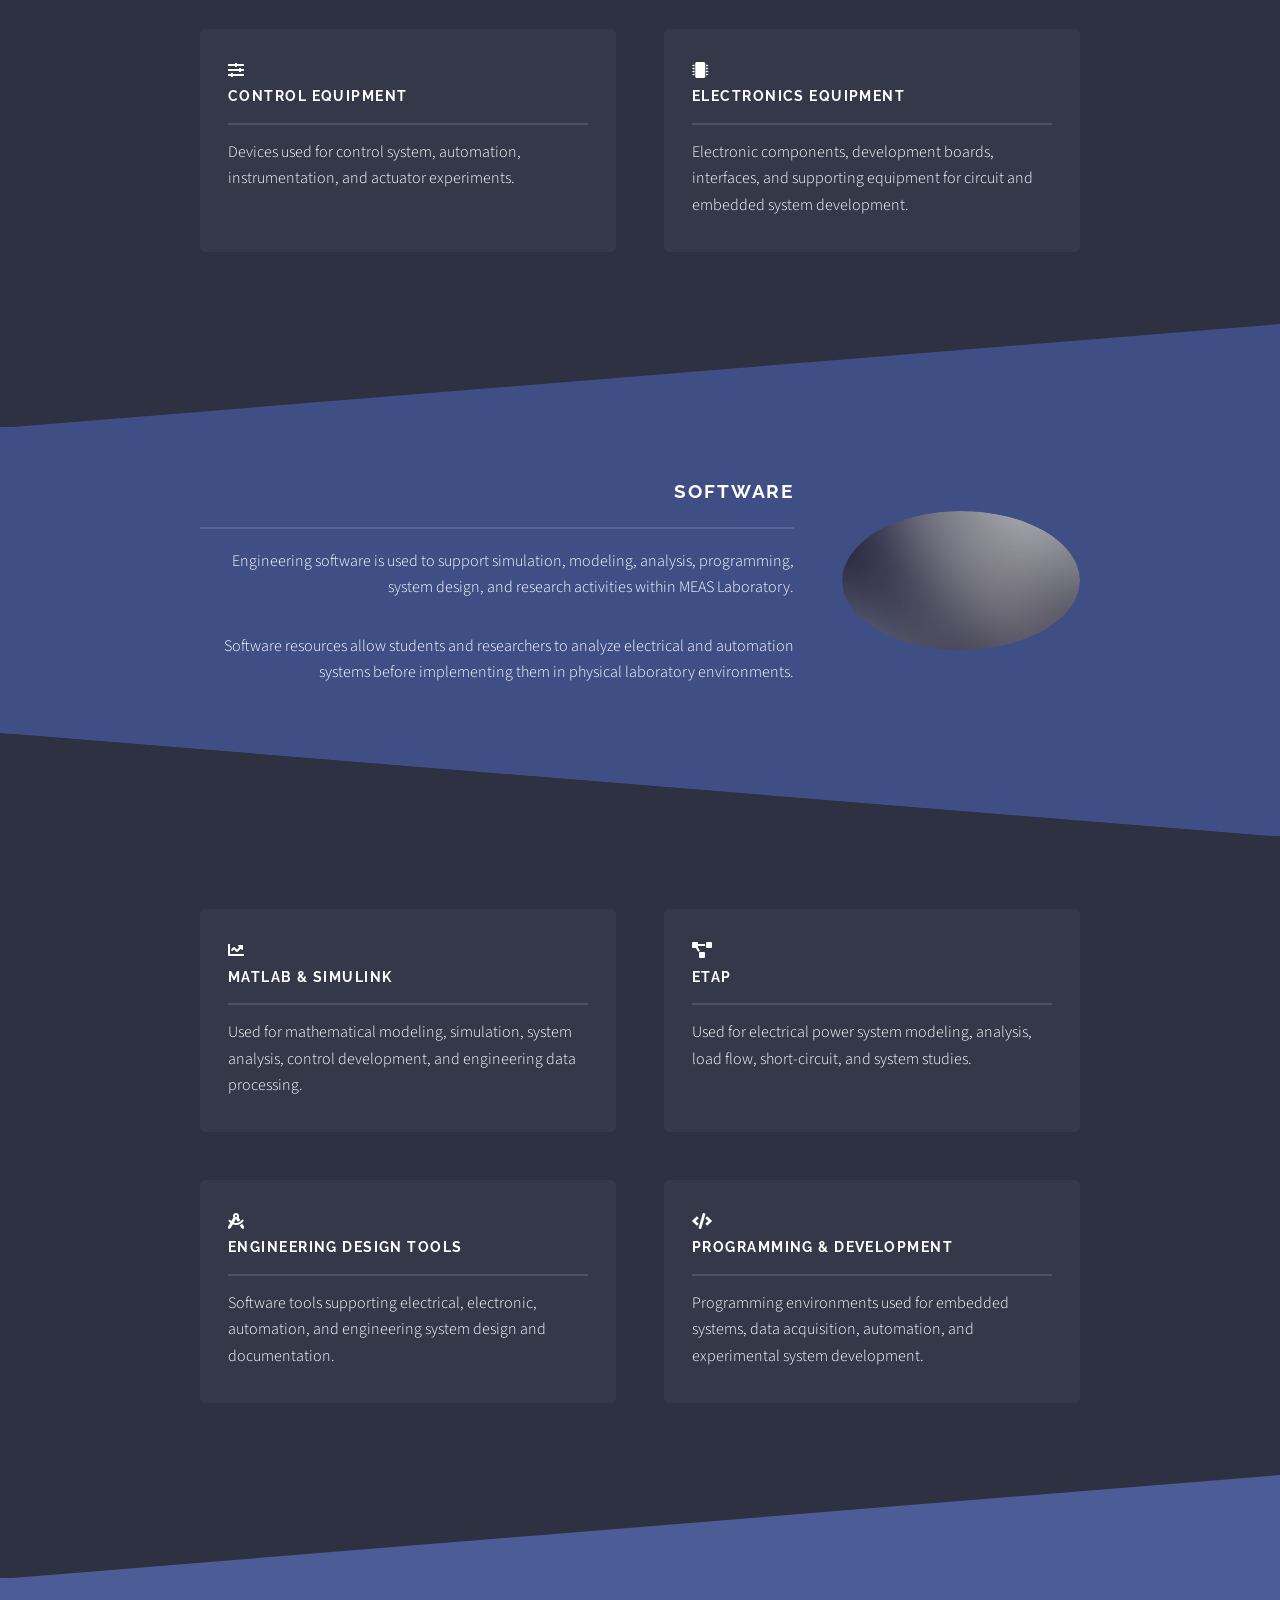
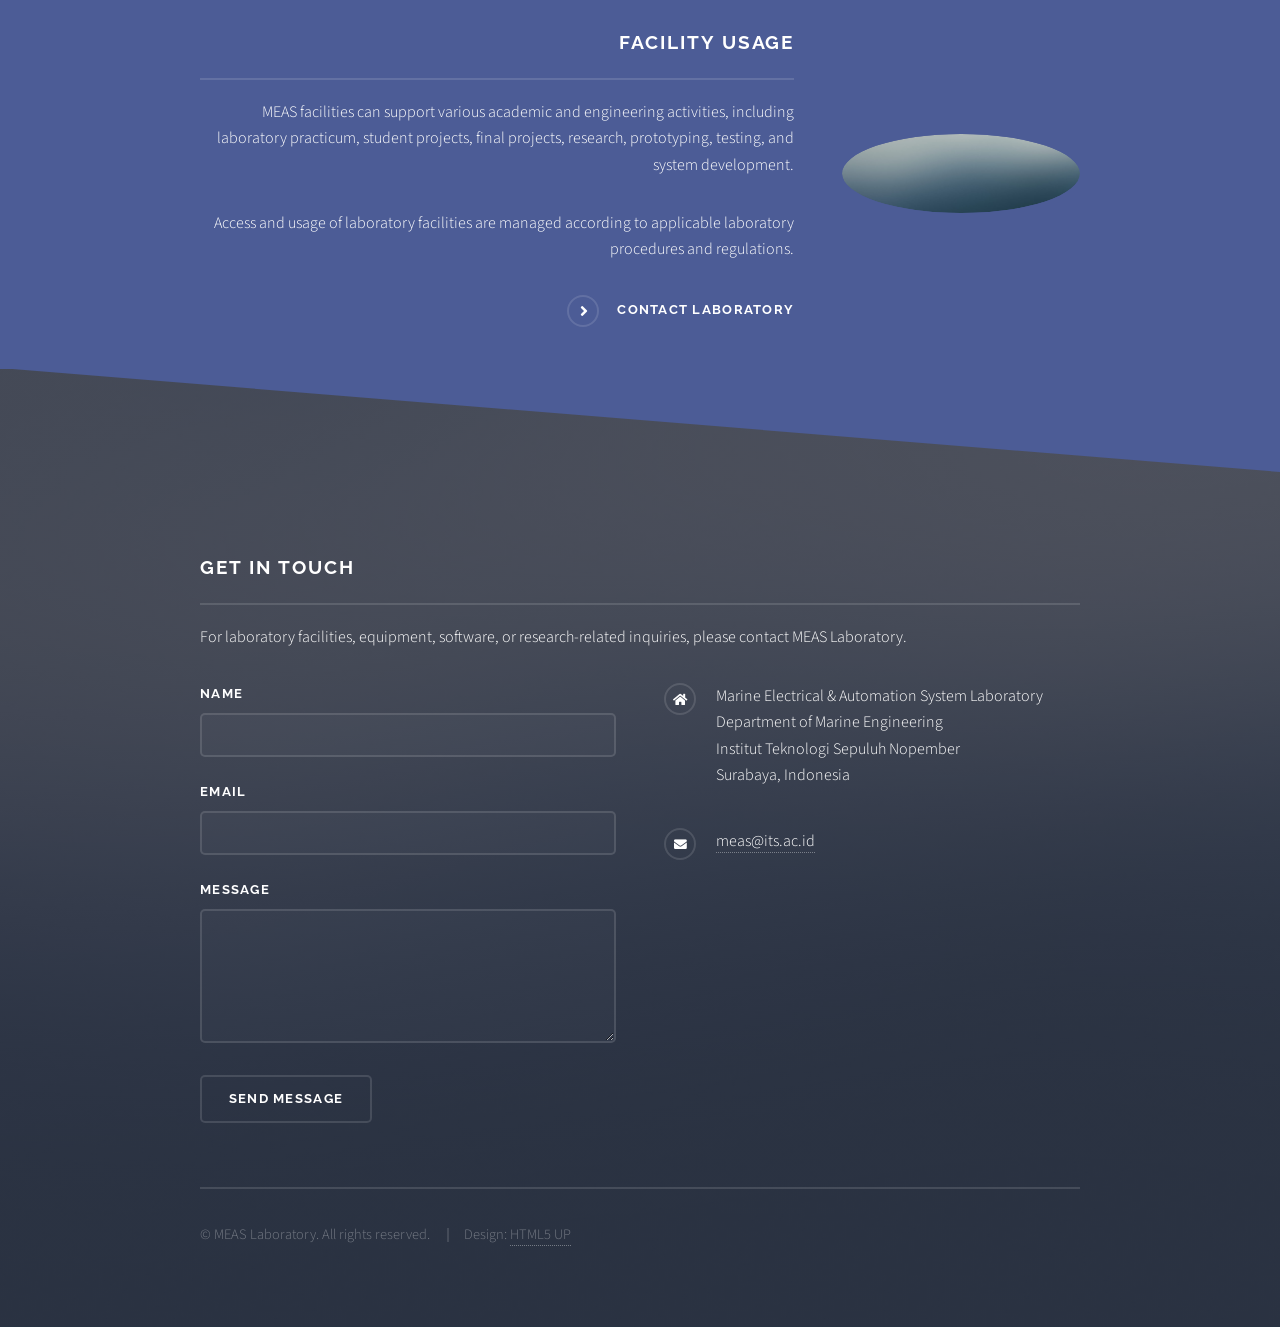
<file: facilities.html>
<!DOCTYPE HTML>
<!--
    MEAS Laboratory Website
    Based on Solid State by HTML5 UP
-->
<html>
    <head>

        <title>Facilities | MEAS Laboratory</title>

        <meta charset="utf-8" />

        <meta
            name="viewport"
            content="width=device-width, initial-scale=1, user-scalable=no"
        />

        <link
            rel="stylesheet"
            href="assets/css/fontawesome-all.min.css"
        />

        <link
            rel="stylesheet"
            href="assets/css/main.css"
        />

        <noscript>
            <link
                rel="stylesheet"
                href="assets/css/noscript.css"
            />
        </noscript>

    </head>

    <body class="is-preload">

        <div id="page-wrapper">


            <!-- ==================================================
                 HEADER
                 ================================================== -->

            <header id="header">

                <h1>
                    <a href="index.html">
                        MEAS Laboratory
                    </a>
                </h1>

                <nav>
                    <a href="#menu">
                        Menu
                    </a>
                </nav>

            </header>


            <!-- ==================================================
                 MENU
                 ================================================== -->

            <nav id="menu">

                <div class="inner">

                    <h2>Menu</h2>

                    <ul class="links">

                        <li>
                            <a href="index.html">
                                Home
                            </a>
                        </li>

                        <li>
                            <a href="about.html">
                                About
                            </a>
                        </li>

                        <li>
                            <a href="academic.html">
                                Academic
                            </a>
                        </li>

                        <li>
                            <a href="research.html">
                                Research
                            </a>
                        </li>

                        <li>
                            <a href="people.html">
                                People
                            </a>
                        </li>

                        <li>
                            <a href="facilities.html">
                                Facilities
                            </a>
                        </li>

                        <li>
                            <a href="activities.html">
                                Activities
                            </a>
                        </li>

                        <li>
                            <a href="contact.html">
                                Contact
                            </a>
                        </li>

                    </ul>

                    <a href="#" class="close">
                        Close
                    </a>

                </div>

            </nav>


            <!-- ==================================================
                 PAGE BANNER
                 ================================================== -->

            <section id="banner">

                <div class="inner">

                    <div class="logo">
                        <span class="icon solid fa-tools"></span>
                    </div>

                    <h2>
                        Facilities
                    </h2>

                    <p>
                        Laboratory Facilities, Equipment, and Engineering
                        Software
                    </p>

                </div>

            </section>


            <!-- ==================================================
                 MAIN CONTENT
                 ================================================== -->

            <section id="wrapper">


                <!-- ==================================================
                     INTRODUCTION
                     ================================================== -->

                <section
                    id="one"
                    class="wrapper spotlight style1"
                >

                    <div class="inner">

                        <a
                            href="#"
                            class="image"
                        >
                            <img
                                src="images/pic01.jpg"
                                alt="MEAS Laboratory Facilities"
                            />
                        </a>

                        <div class="content">

                            <h2 class="major">
                                Laboratory Facilities
                            </h2>

                            <p>
                                MEAS Laboratory provides facilities that
                                support practical learning, research,
                                experimentation, and engineering project
                                development in marine electrical and
                                automation systems.
                            </p>

                            <p>
                                The facilities are designed to allow
                                students and researchers to work with
                                electrical systems, electronic circuits,
                                instrumentation, control systems, and
                                marine automation technologies.
                            </p>

                        </div>

                    </div>

                </section>


                <!-- ==================================================
                     LABORATORY FACILITIES
                     ================================================== -->

                <section
                    id="two"
                    class="wrapper alt style1"
                >

                    <div class="inner">

                        <h2 class="major">
                            Laboratory Facilities
                        </h2>

                        <p>
                            The laboratory provides dedicated areas and
                            supporting infrastructure for academic,
                            research, and technical activities.
                        </p>


                        <section class="features">


                            <!-- Electrical Laboratory -->

                            <article>

                                <a
                                    href="#"
                                    class="image"
                                >
                                    <img
                                        src="images/pic02.jpg"
                                        alt="Electrical Laboratory"
                                    />
                                </a>

                                <h3 class="major">
                                    Electrical Laboratory
                                </h3>

                                <p>
                                    A dedicated area for studying and
                                    experimenting with electrical power
                                    systems, electrical components,
                                    measurements, and marine electrical
                                    applications.
                                </p>

                            </article>


                            <!-- Electronics Laboratory -->

                            <article>

                                <a
                                    href="#"
                                    class="image"
                                >
                                    <img
                                        src="images/pic03.jpg"
                                        alt="Electronics Laboratory"
                                    />
                                </a>

                                <h3 class="major">
                                    Electronics Laboratory
                                </h3>

                                <p>
                                    A practical workspace for electronic
                                    circuit development, testing,
                                    measurements, embedded systems, and
                                    electronic applications.
                                </p>

                            </article>


                            <!-- Automation Laboratory -->

                            <article>

                                <a
                                    href="#"
                                    class="image"
                                >
                                    <img
                                        src="images/pic04.jpg"
                                        alt="Automation Laboratory"
                                    />
                                </a>

                                <h3 class="major">
                                    Automation Laboratory
                                </h3>

                                <p>
                                    Facilities for studying control,
                                    instrumentation, automation,
                                    sensors, actuators, and monitoring
                                    systems.
                                </p>

                            </article>


                            <!-- Research Workspace -->

                            <article>

                                <a
                                    href="#"
                                    class="image"
                                >
                                    <img
                                        src="images/pic05.jpg"
                                        alt="Research Workspace"
                                    />
                                </a>

                                <h3 class="major">
                                    Research Workspace
                                </h3>

                                <p>
                                    A workspace supporting student final
                                    projects, research activities,
                                    prototype development, testing,
                                    and experimentation.
                                </p>

                            </article>


                        </section>

                    </div>

                </section>


                <!-- ==================================================
                     EQUIPMENT
                     ================================================== -->

                <section
                    id="three"
                    class="wrapper spotlight style2"
                >

                    <div class="inner">

                        <a
                            href="#"
                            class="image"
                        >
                            <img
                                src="images/pic06.jpg"
                                alt="MEAS Laboratory Equipment"
                            />
                        </a>

                        <div class="content">

                            <h2 class="major">
                                Equipment
                            </h2>

                            <p>
                                MEAS Laboratory is equipped with various
                                instruments and devices used for
                                electrical measurements, electronics,
                                instrumentation, control, and automation
                                experiments.
                            </p>

                            <p>
                                Equipment information can be organized
                                based on its application, specification,
                                availability, and laboratory location.
                            </p>

                            <a
                                href="#"
                                class="special"
                            >
                                View Equipment
                            </a>

                        </div>

                    </div>

                </section>


                <!-- ==================================================
                     EQUIPMENT CATEGORIES
                     ================================================== -->

                <section
                    class="wrapper alt style1"
                >

                    <div class="inner">

                        <section class="features">


                            <!-- Measurement -->

                            <article>

                                <span class="icon solid fa-ruler-combined"></span>

                                <h3 class="major">
                                    Measurement Instruments
                                </h3>

                                <p>
                                    Instruments used for electrical,
                                    electronic, and system measurements
                                    during laboratory experiments and
                                    research.
                                </p>

                            </article>


                            <!-- Power -->

                            <article>

                                <span class="icon solid fa-battery-full"></span>

                                <h3 class="major">
                                    Electrical Equipment
                                </h3>

                                <p>
                                    Equipment supporting electrical power,
                                    distribution, testing, and marine
                                    electrical system experiments.
                                </p>

                            </article>


                            <!-- Control -->

                            <article>

                                <span class="icon solid fa-sliders-h"></span>

                                <h3 class="major">
                                    Control Equipment
                                </h3>

                                <p>
                                    Devices used for control system,
                                    automation, instrumentation, and
                                    actuator experiments.
                                </p>

                            </article>


                            <!-- Electronics -->

                            <article>

                                <span class="icon solid fa-microchip"></span>

                                <h3 class="major">
                                    Electronics Equipment
                                </h3>

                                <p>
                                    Electronic components, development
                                    boards, interfaces, and supporting
                                    equipment for circuit and embedded
                                    system development.
                                </p>

                            </article>


                        </section>

                    </div>

                </section>


                <!-- ==================================================
                     SOFTWARE
                     ================================================== -->

                <section
                    id="four"
                    class="wrapper spotlight style3"
                >

                    <div class="inner">

                        <a
                            href="#"
                            class="image"
                        >
                            <img
                                src="images/pic07.jpg"
                                alt="MEAS Engineering Software"
                            />
                        </a>

                        <div class="content">

                            <h2 class="major">
                                Software
                            </h2>

                            <p>
                                Engineering software is used to support
                                simulation, modeling, analysis, programming,
                                system design, and research activities
                                within MEAS Laboratory.
                            </p>

                            <p>
                                Software resources allow students and
                                researchers to analyze electrical and
                                automation systems before implementing
                                them in physical laboratory environments.
                            </p>

                        </div>

                    </div>

                </section>


                <!-- ==================================================
                     SOFTWARE LIST
                     ================================================== -->

                <section
                    class="wrapper alt style1"
                >

                    <div class="inner">

                        <section class="features">


                            <!-- MATLAB -->

                            <article>

                                <span class="icon solid fa-chart-line"></span>

                                <h3 class="major">
                                    MATLAB &amp; Simulink
                                </h3>

                                <p>
                                    Used for mathematical modeling,
                                    simulation, system analysis, control
                                    development, and engineering data
                                    processing.
                                </p>

                            </article>


                            <!-- ETAP -->

                            <article>

                                <span class="icon solid fa-project-diagram"></span>

                                <h3 class="major">
                                    ETAP
                                </h3>

                                <p>
                                    Used for electrical power system
                                    modeling, analysis, load flow,
                                    short-circuit, and system studies.
                                </p>

                            </article>


                            <!-- CAD / Engineering -->

                            <article>

                                <span class="icon solid fa-drafting-compass"></span>

                                <h3 class="major">
                                    Engineering Design Tools
                                </h3>

                                <p>
                                    Software tools supporting electrical,
                                    electronic, automation, and engineering
                                    system design and documentation.
                                </p>

                            </article>


                            <!-- Programming -->

                            <article>

                                <span class="icon solid fa-code"></span>

                                <h3 class="major">
                                    Programming &amp; Development
                                </h3>

                                <p>
                                    Programming environments used for
                                    embedded systems, data acquisition,
                                    automation, and experimental system
                                    development.
                                </p>

                            </article>


                        </section>

                    </div>

                </section>


                <!-- ==================================================
                     FACILITY USAGE
                     ================================================== -->

                <section
                    id="five"
                    class="wrapper spotlight style1"
                >

                    <div class="inner">

                        <a
                            href="#"
                            class="image"
                        >
                            <img
                                src="images/pic08.jpg"
                                alt="MEAS Laboratory Activities"
                            />
                        </a>

                        <div class="content">

                            <h2 class="major">
                                Facility Usage
                            </h2>

                            <p>
                                MEAS facilities can support various
                                academic and engineering activities,
                                including laboratory practicum, student
                                projects, final projects, research,
                                prototyping, testing, and system
                                development.
                            </p>

                            <p>
                                Access and usage of laboratory facilities
                                are managed according to applicable
                                laboratory procedures and regulations.
                            </p>

                            <a
                                href="contact.html"
                                class="special"
                            >
                                Contact Laboratory
                            </a>

                        </div>

                    </div>

                </section>


            </section>


            <!-- ==================================================
                 FOOTER
                 ================================================== -->

            <section id="footer">

                <div class="inner">

                    <h2 class="major">
                        Get in Touch
                    </h2>

                    <p>
                        For laboratory facilities, equipment,
                        software, or research-related inquiries,
                        please contact MEAS Laboratory.
                    </p>


                    <form
                        method="post"
                        action="#"
                    >

                        <div class="fields">

                            <div class="field">

                                <label for="name">
                                    Name
                                </label>

                                <input
                                    type="text"
                                    name="name"
                                    id="name"
                                />

                            </div>


                            <div class="field">

                                <label for="email">
                                    Email
                                </label>

                                <input
                                    type="email"
                                    name="email"
                                    id="email"
                                />

                            </div>


                            <div class="field">

                                <label for="message">
                                    Message
                                </label>

                                <textarea
                                    name="message"
                                    id="message"
                                    rows="4"
                                ></textarea>

                            </div>

                        </div>


                        <ul class="actions">

                            <li>

                                <input
                                    type="submit"
                                    value="Send Message"
                                />

                            </li>

                        </ul>

                    </form>


                    <ul class="contact">

                        <li class="icon solid fa-home">

                            Marine Electrical &amp; Automation
                            System Laboratory<br />

                            Department of Marine Engineering<br />

                            Institut Teknologi Sepuluh Nopember<br />

                            Surabaya, Indonesia

                        </li>


                        <li class="icon solid fa-envelope">

                            <a href="mailto:meas@its.ac.id">
                                meas@its.ac.id
                            </a>

                        </li>

                    </ul>


                    <ul class="copyright">

                        <li>
                            &copy; MEAS Laboratory.
                            All rights reserved.
                        </li>

                        <li>
                            Design:
                            <a href="https://html5up.net">
                                HTML5 UP
                            </a>
                        </li>

                    </ul>

                </div>

            </section>


        </div>


        <!-- ==================================================
             JAVASCRIPT
             ================================================== -->

        <script src="assets/js/jquery.min.js"></script>
        <script src="assets/js/jquery.scrollex.min.js"></script>
        <script src="assets/js/browser.min.js"></script>
        <script src="assets/js/breakpoints.min.js"></script>
        <script src="assets/js/util.js"></script>
        <script src="assets/js/main.js"></script>

    </body>
</html>
</file>
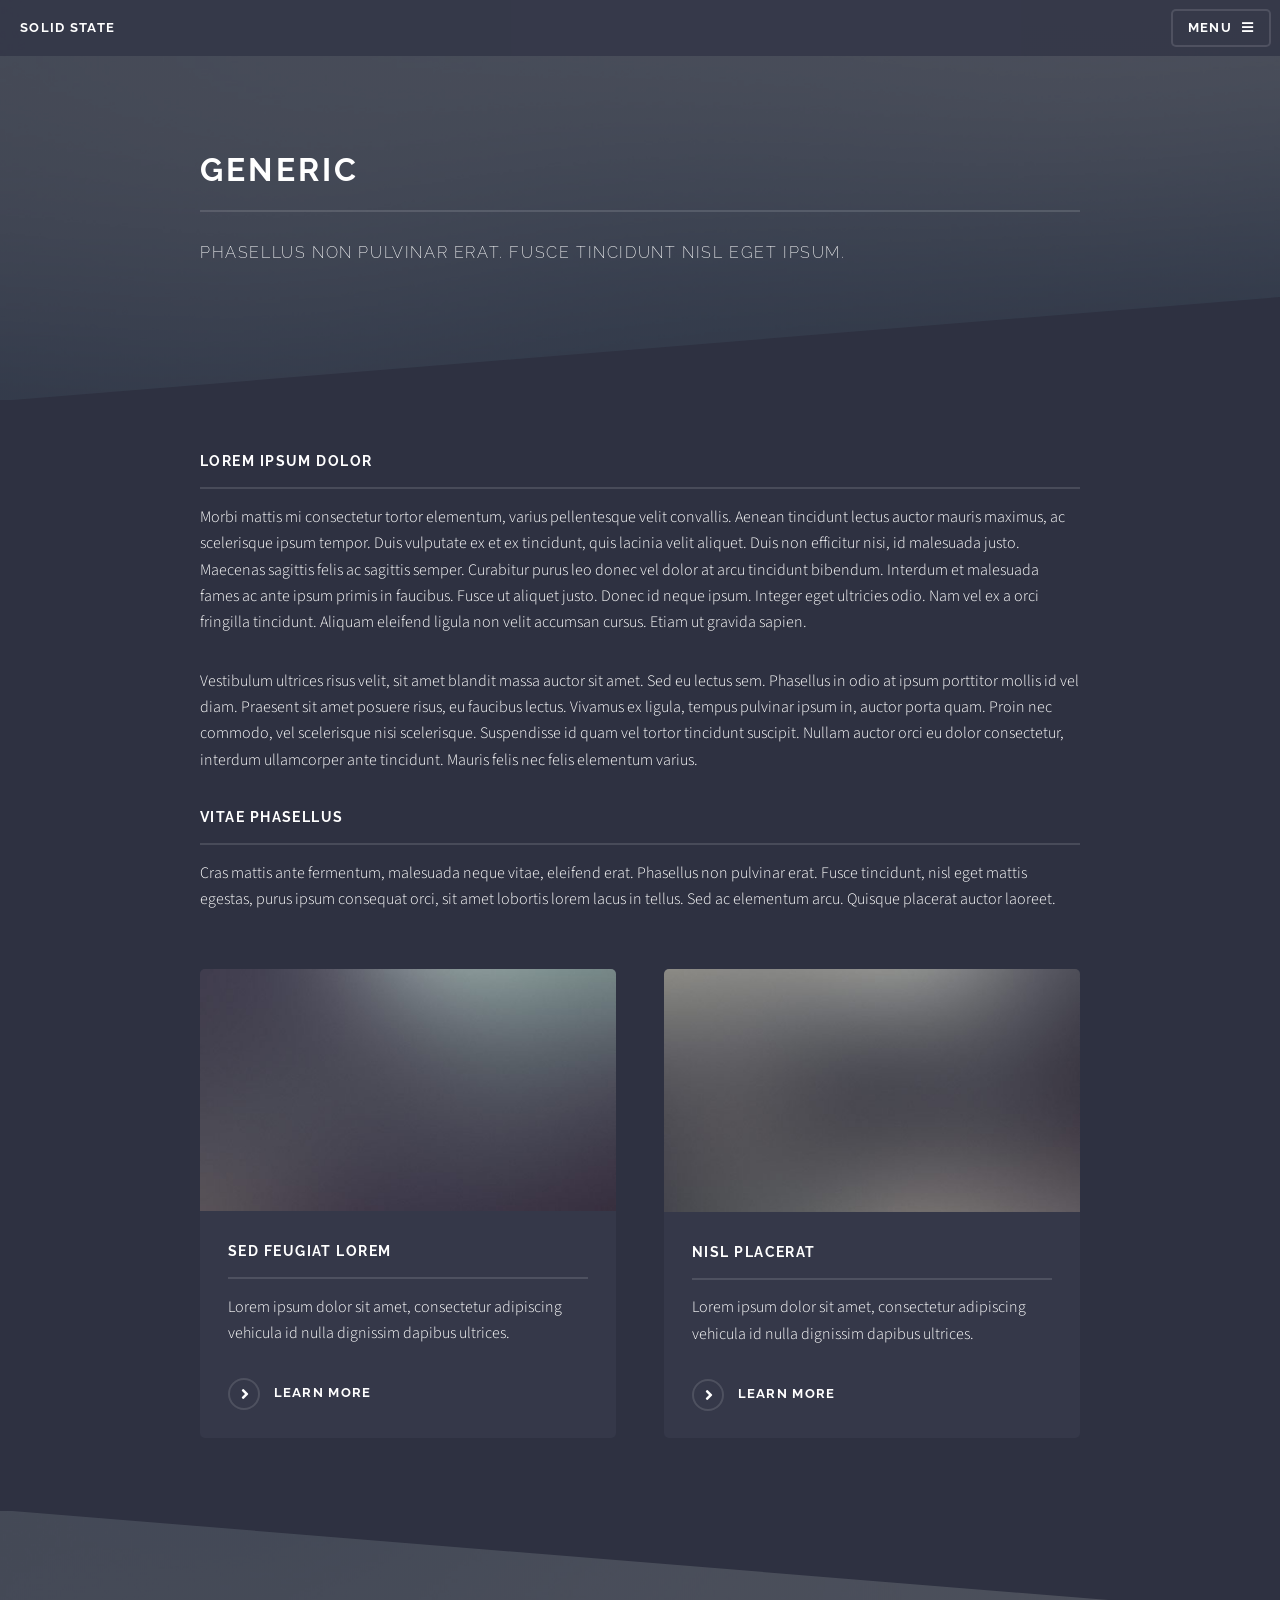
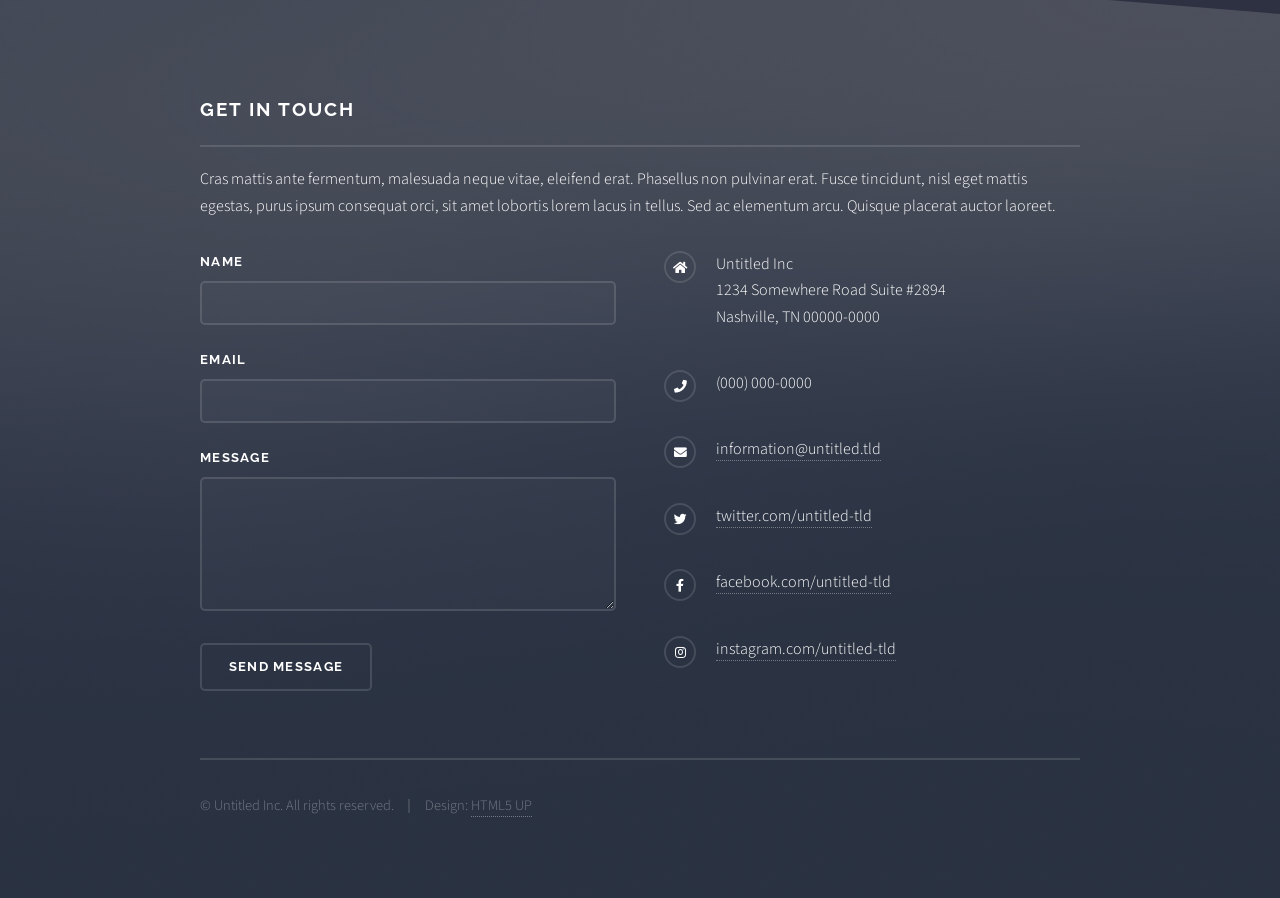
<file: generic.html>
<!DOCTYPE HTML>
<!--
	Solid State by HTML5 UP
	html5up.net | @ajlkn
	Free for personal and commercial use under the CCA 3.0 license (html5up.net/license)
-->
<html>
	<head>
		<title>Generic - Solid State by HTML5 UP</title>
		<meta charset="utf-8" />
		<meta name="viewport" content="width=device-width, initial-scale=1, user-scalable=no" />
		<link rel="stylesheet" href="assets/css/main.css" />
		<noscript><link rel="stylesheet" href="assets/css/noscript.css" /></noscript>
	</head>
	<body class="is-preload">

		<!-- Page Wrapper -->
			<div id="page-wrapper">

				<!-- Header -->
					<header id="header">
						<h1><a href="index.html">Solid State</a></h1>
						<nav>
							<a href="#menu">Menu</a>
						</nav>
					</header>

				<!-- Menu -->
					<nav id="menu">
						<div class="inner">
							<h2>Menu</h2>
							<ul class="links">
								<li><a href="index.html">Home</a></li>
								<li><a href="generic.html">Generic</a></li>
								<li><a href="elements.html">Elements</a></li>
								<li><a href="#">Log In</a></li>
								<li><a href="#">Sign Up</a></li>
							</ul>
							<a href="#" class="close">Close</a>
						</div>
					</nav>

				<!-- Wrapper -->
					<section id="wrapper">
						<header>
							<div class="inner">
								<h2>Generic</h2>
								<p>Phasellus non pulvinar erat. Fusce tincidunt nisl eget ipsum.</p>
							</div>
						</header>

						<!-- Content -->
							<div class="wrapper">
								<div class="inner">

									<h3 class="major">Lorem ipsum dolor</h3>
									<p>Morbi mattis mi consectetur tortor elementum, varius pellentesque velit convallis. Aenean tincidunt lectus auctor mauris maximus, ac scelerisque ipsum tempor. Duis vulputate ex et ex tincidunt, quis lacinia velit aliquet. Duis non efficitur nisi, id malesuada justo. Maecenas sagittis felis ac sagittis semper. Curabitur purus leo donec vel dolor at arcu tincidunt bibendum. Interdum et malesuada fames ac ante ipsum primis in faucibus. Fusce ut aliquet justo. Donec id neque ipsum. Integer eget ultricies odio. Nam vel ex a orci fringilla tincidunt. Aliquam eleifend ligula non velit accumsan cursus. Etiam ut gravida sapien.</p>

									<p>Vestibulum ultrices risus velit, sit amet blandit massa auctor sit amet. Sed eu lectus sem. Phasellus in odio at ipsum porttitor mollis id vel diam. Praesent sit amet posuere risus, eu faucibus lectus. Vivamus ex ligula, tempus pulvinar ipsum in, auctor porta quam. Proin nec commodo, vel scelerisque nisi scelerisque. Suspendisse id quam vel tortor tincidunt suscipit. Nullam auctor orci eu dolor consectetur, interdum ullamcorper ante tincidunt. Mauris felis nec felis elementum varius.</p>

									<h3 class="major">Vitae phasellus</h3>
									<p>Cras mattis ante fermentum, malesuada neque vitae, eleifend erat. Phasellus non pulvinar erat. Fusce tincidunt, nisl eget mattis egestas, purus ipsum consequat orci, sit amet lobortis lorem lacus in tellus. Sed ac elementum arcu. Quisque placerat auctor laoreet.</p>

									<section class="features">
										<article>
											<a href="#" class="image"><img src="images/pic04.jpg" alt="" /></a>
											<h3 class="major">Sed feugiat lorem</h3>
											<p>Lorem ipsum dolor sit amet, consectetur adipiscing vehicula id nulla dignissim dapibus ultrices.</p>
											<a href="#" class="special">Learn more</a>
										</article>
										<article>
											<a href="#" class="image"><img src="images/pic05.jpg" alt="" /></a>
											<h3 class="major">Nisl placerat</h3>
											<p>Lorem ipsum dolor sit amet, consectetur adipiscing vehicula id nulla dignissim dapibus ultrices.</p>
											<a href="#" class="special">Learn more</a>
										</article>
									</section>

								</div>
							</div>

					</section>

				<!-- Footer -->
					<section id="footer">
						<div class="inner">
							<h2 class="major">Get in touch</h2>
							<p>Cras mattis ante fermentum, malesuada neque vitae, eleifend erat. Phasellus non pulvinar erat. Fusce tincidunt, nisl eget mattis egestas, purus ipsum consequat orci, sit amet lobortis lorem lacus in tellus. Sed ac elementum arcu. Quisque placerat auctor laoreet.</p>
							<form method="post" action="#">
								<div class="fields">
									<div class="field">
										<label for="name">Name</label>
										<input type="text" name="name" id="name" />
									</div>
									<div class="field">
										<label for="email">Email</label>
										<input type="email" name="email" id="email" />
									</div>
									<div class="field">
										<label for="message">Message</label>
										<textarea name="message" id="message" rows="4"></textarea>
									</div>
								</div>
								<ul class="actions">
									<li><input type="submit" value="Send Message" /></li>
								</ul>
							</form>
							<ul class="contact">
								<li class="icon solid fa-home">
									Untitled Inc<br />
									1234 Somewhere Road Suite #2894<br />
									Nashville, TN 00000-0000
								</li>
								<li class="icon solid fa-phone">(000) 000-0000</li>
								<li class="icon solid fa-envelope"><a href="#">information@untitled.tld</a></li>
								<li class="icon brands fa-twitter"><a href="#">twitter.com/untitled-tld</a></li>
								<li class="icon brands fa-facebook-f"><a href="#">facebook.com/untitled-tld</a></li>
								<li class="icon brands fa-instagram"><a href="#">instagram.com/untitled-tld</a></li>
							</ul>
							<ul class="copyright">
								<li>&copy; Untitled Inc. All rights reserved.</li><li>Design: <a href="http://html5up.net">HTML5 UP</a></li>
							</ul>
						</div>
					</section>

			</div>

		<!-- Scripts -->
			<script src="assets/js/jquery.min.js"></script>
			<script src="assets/js/jquery.scrollex.min.js"></script>
			<script src="assets/js/browser.min.js"></script>
			<script src="assets/js/breakpoints.min.js"></script>
			<script src="assets/js/util.js"></script>
			<script src="assets/js/main.js"></script>

	</body>
</html>
</file>
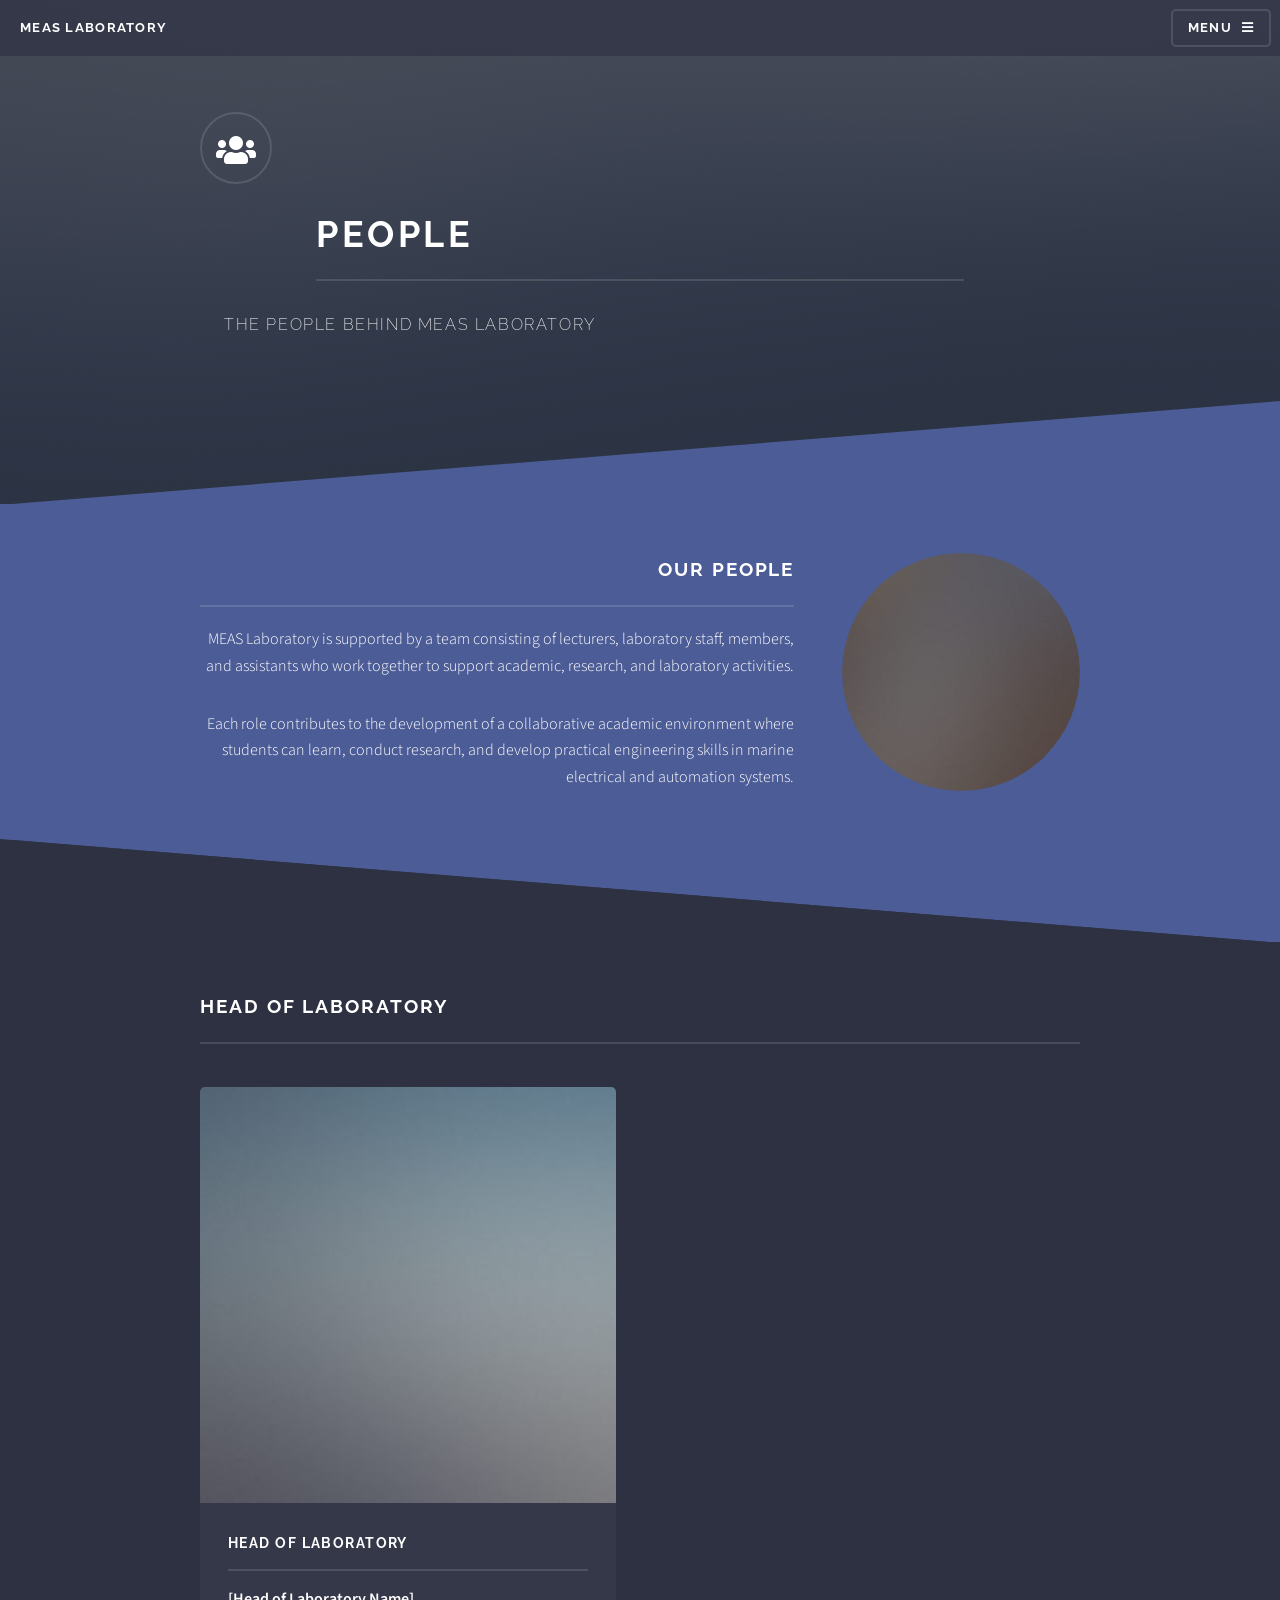
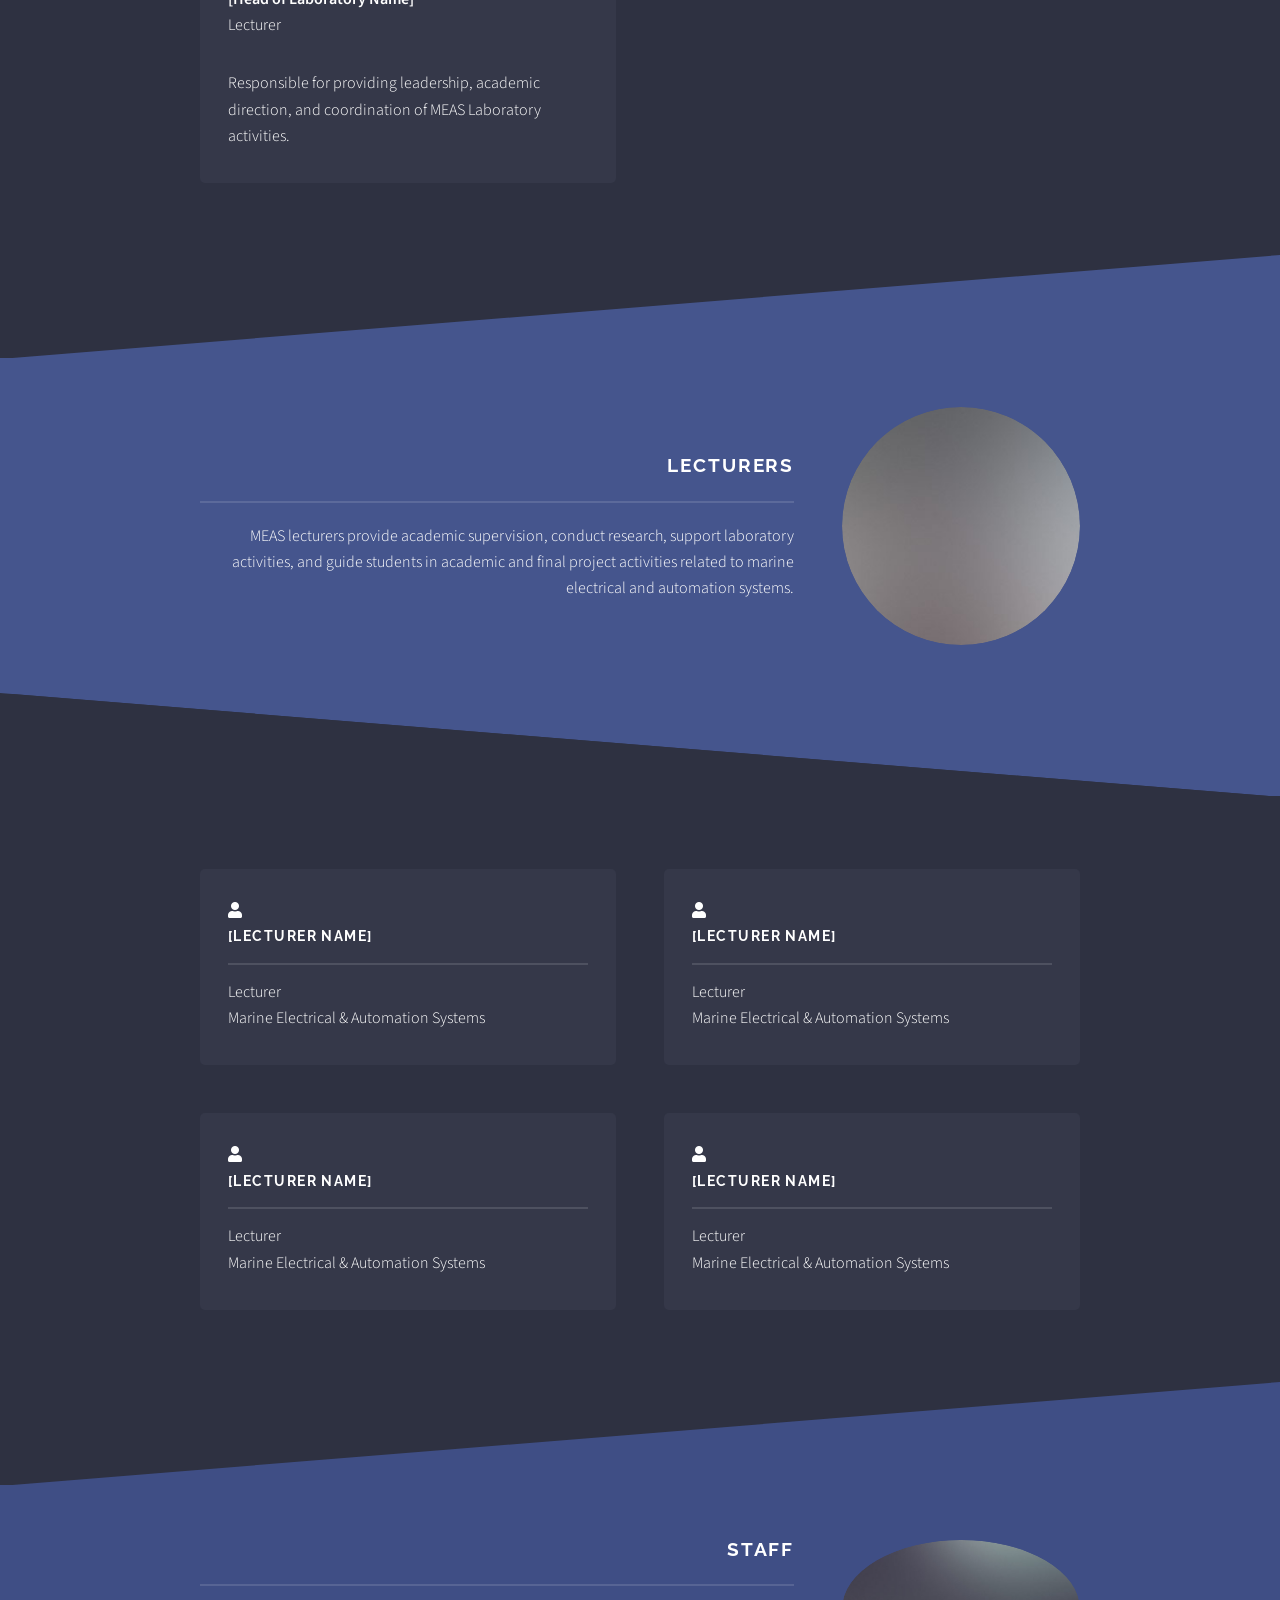
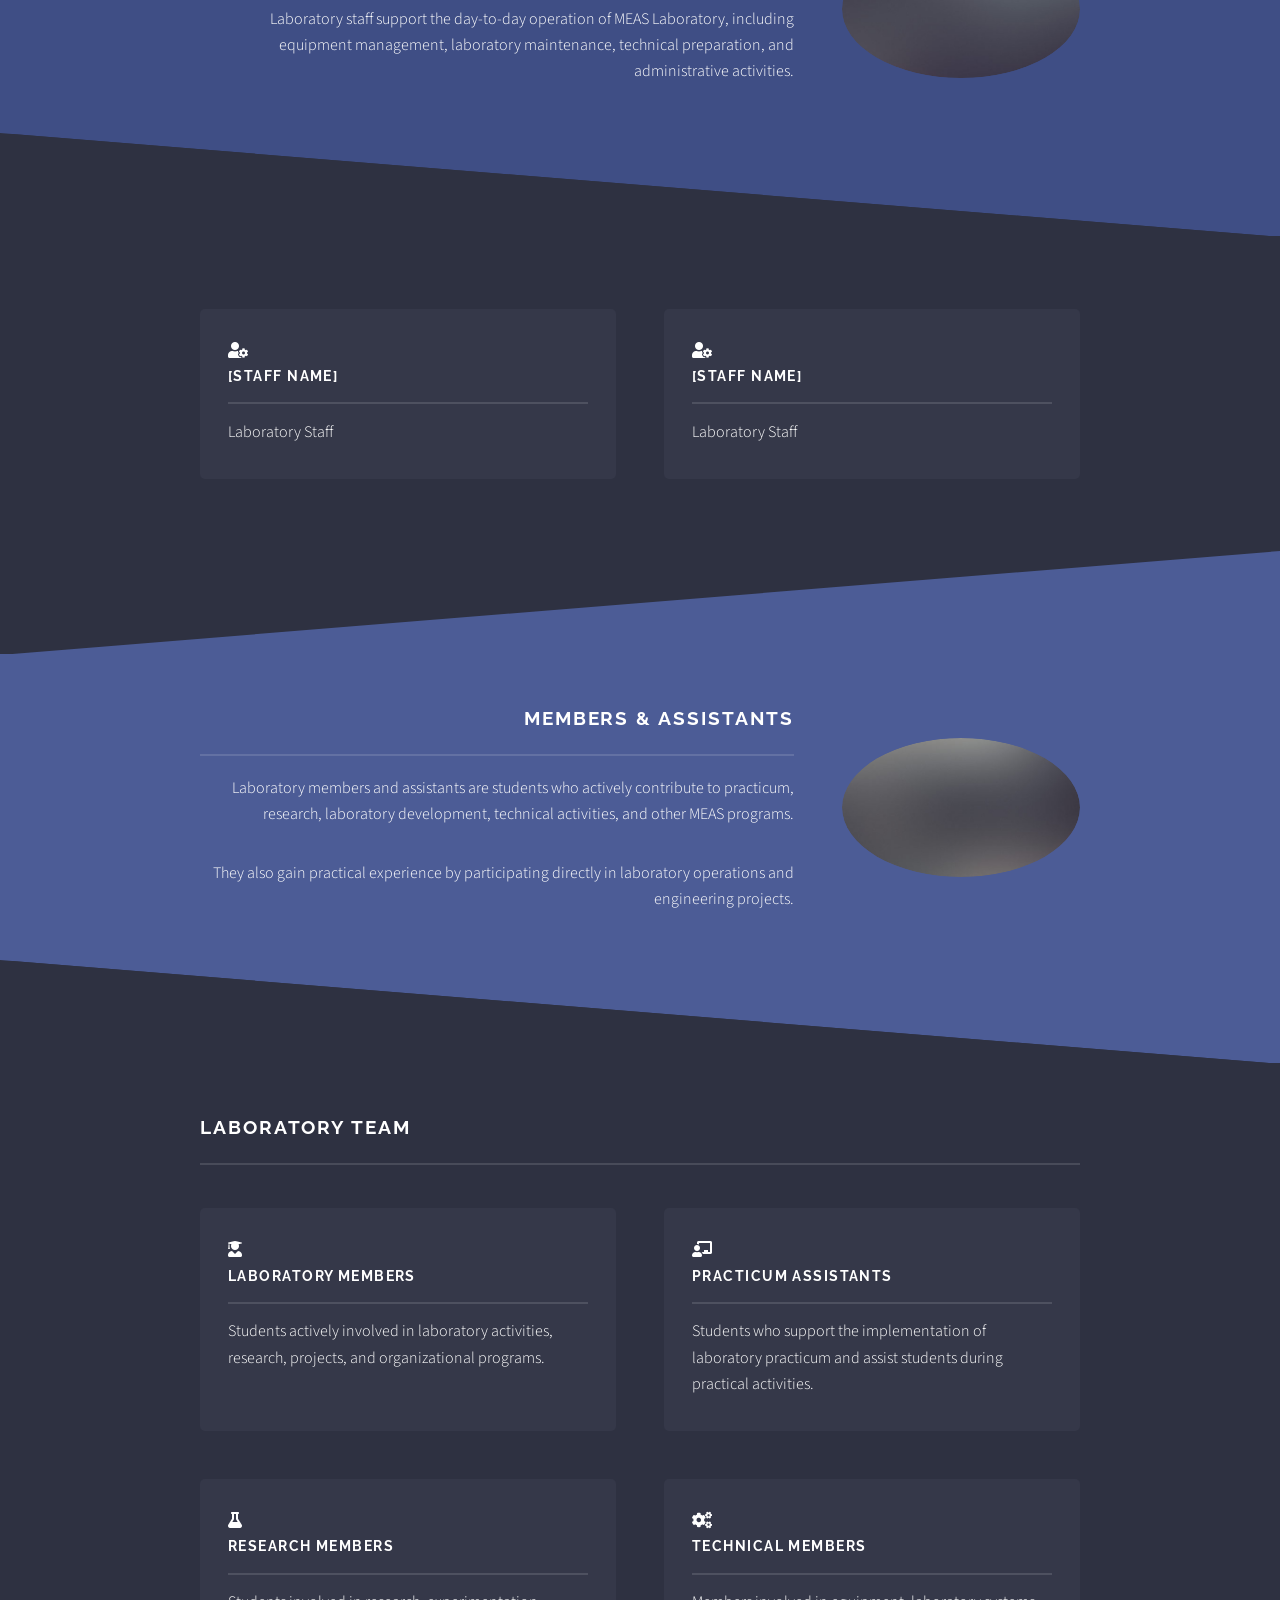
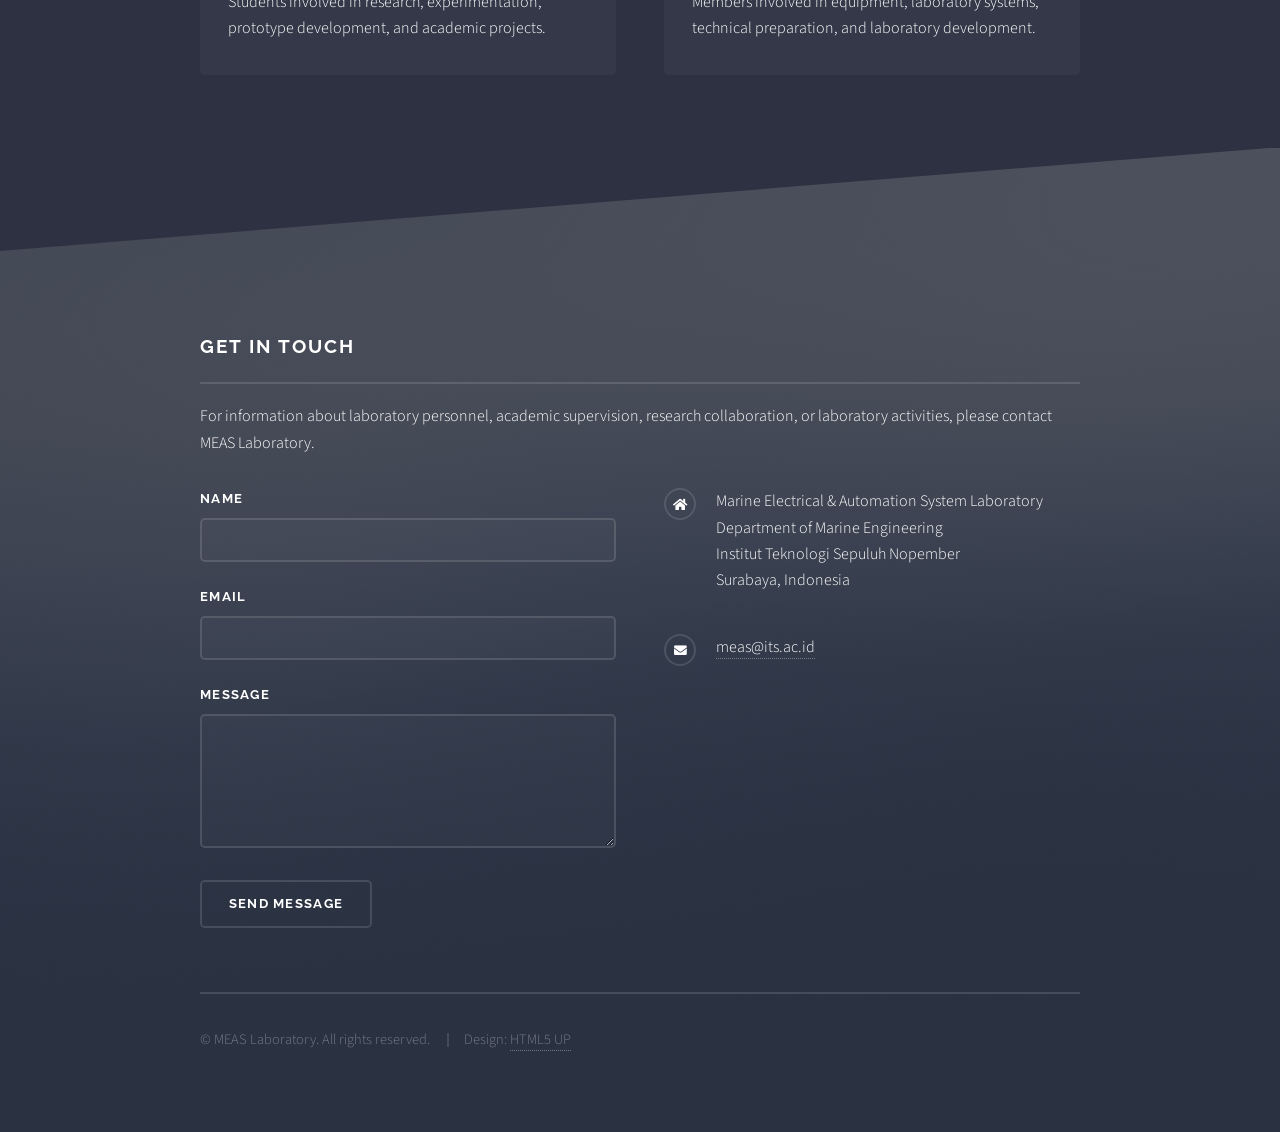
<file: people.html>
<!DOCTYPE HTML>
<!--
    MEAS Laboratory Website
    Based on Solid State by HTML5 UP
-->
<html>
    <head>

        <title>People | MEAS Laboratory</title>

        <meta charset="utf-8" />

        <meta
            name="viewport"
            content="width=device-width, initial-scale=1, user-scalable=no"
        />

        <link
            rel="stylesheet"
            href="assets/css/fontawesome-all.min.css"
        />

        <link
            rel="stylesheet"
            href="assets/css/main.css"
        />

        <noscript>
            <link
                rel="stylesheet"
                href="assets/css/noscript.css"
            />
        </noscript>

    </head>

    <body class="is-preload">

        <!-- Page Wrapper -->
        <div id="page-wrapper">


            <!-- ==================================================
                 HEADER
                 ================================================== -->

            <header id="header">

                <h1>
                    <a href="index.html">
                        MEAS Laboratory
                    </a>
                </h1>

                <nav>
                    <a href="#menu">
                        Menu
                    </a>
                </nav>

            </header>


            <!-- ==================================================
                 MENU
                 ================================================== -->

            <nav id="menu">

                <div class="inner">

                    <h2>Menu</h2>

                    <ul class="links">

                        <li>
                            <a href="index.html">
                                Home
                            </a>
                        </li>

                        <li>
                            <a href="about.html">
                                About
                            </a>
                        </li>

                        <li>
                            <a href="academic.html">
                                Academic
                            </a>
                        </li>

                        <li>
                            <a href="research.html">
                                Research
                            </a>
                        </li>

                        <li>
                            <a href="people.html">
                                People
                            </a>
                        </li>

                        <li>
                            <a href="facilities.html">
                                Facilities
                            </a>
                        </li>

                        <li>
                            <a href="activities.html">
                                Activities
                            </a>
                        </li>

                        <li>
                            <a href="contact.html">
                                Contact
                            </a>
                        </li>

                    </ul>

                    <a href="#" class="close">
                        Close
                    </a>

                </div>

            </nav>


            <!-- ==================================================
                 PAGE BANNER
                 ================================================== -->

            <section id="banner">

                <div class="inner">

                    <div class="logo">
                        <span class="icon solid fa-users"></span>
                    </div>

                    <h2>
                        People
                    </h2>

                    <p>
                        The People Behind MEAS Laboratory
                    </p>

                </div>

            </section>


            <!-- ==================================================
                 MAIN CONTENT
                 ================================================== -->

            <section id="wrapper">


                <!-- ==================================================
                     INTRODUCTION
                     ================================================== -->

                <section
                    id="one"
                    class="wrapper spotlight style1"
                >

                    <div class="inner">

                        <a
                            href="#"
                            class="image"
                        >
                            <img
                                src="images/pic01.jpg"
                                alt="MEAS Laboratory Team"
                            />
                        </a>

                        <div class="content">

                            <h2 class="major">
                                Our People
                            </h2>

                            <p>
                                MEAS Laboratory is supported by a team
                                consisting of lecturers, laboratory staff,
                                members, and assistants who work together
                                to support academic, research, and
                                laboratory activities.
                            </p>

                            <p>
                                Each role contributes to the development
                                of a collaborative academic environment
                                where students can learn, conduct research,
                                and develop practical engineering skills
                                in marine electrical and automation systems.
                            </p>

                        </div>

                    </div>

                </section>


                <!-- ==================================================
                     HEAD OF LABORATORY
                     ================================================== -->

                <section
                    id="two"
                    class="wrapper alt style1"
                >

                    <div class="inner">

                        <h2 class="major">
                            Head of Laboratory
                        </h2>


                        <section class="features">


                            <article>

                                <a
                                    href="#"
                                    class="image"
                                >
                                    <img
                                        src="images/pic02.jpg"
                                        alt="Head of MEAS Laboratory"
                                    />
                                </a>

                                <h3 class="major">
                                    Head of Laboratory
                                </h3>

                                <p>
                                    <strong>
                                        [Head of Laboratory Name]
                                    </strong>
                                    <br />
                                    Lecturer
                                </p>

                                <p>
                                    Responsible for providing leadership,
                                    academic direction, and coordination
                                    of MEAS Laboratory activities.
                                </p>

                            </article>


                        </section>

                    </div>

                </section>


                <!-- ==================================================
                     LECTURERS
                     ================================================== -->

                <section
                    id="three"
                    class="wrapper spotlight style2"
                >

                    <div class="inner">

                        <a
                            href="#"
                            class="image"
                        >
                            <img
                                src="images/pic03.jpg"
                                alt="MEAS Lecturers"
                            />
                        </a>

                        <div class="content">

                            <h2 class="major">
                                Lecturers
                            </h2>

                            <p>
                                MEAS lecturers provide academic supervision,
                                conduct research, support laboratory
                                activities, and guide students in
                                academic and final project activities
                                related to marine electrical and
                                automation systems.
                            </p>

                        </div>

                    </div>

                </section>


                <section
                    class="wrapper alt style1"
                >

                    <div class="inner">

                        <section class="features">


                            <article>

                                <span class="icon solid fa-user"></span>

                                <h3 class="major">
                                    [Lecturer Name]
                                </h3>

                                <p>
                                    Lecturer<br />
                                    Marine Electrical &amp;
                                    Automation Systems
                                </p>

                            </article>


                            <article>

                                <span class="icon solid fa-user"></span>

                                <h3 class="major">
                                    [Lecturer Name]
                                </h3>

                                <p>
                                    Lecturer<br />
                                    Marine Electrical &amp;
                                    Automation Systems
                                </p>

                            </article>


                            <article>

                                <span class="icon solid fa-user"></span>

                                <h3 class="major">
                                    [Lecturer Name]
                                </h3>

                                <p>
                                    Lecturer<br />
                                    Marine Electrical &amp;
                                    Automation Systems
                                </p>

                            </article>


                            <article>

                                <span class="icon solid fa-user"></span>

                                <h3 class="major">
                                    [Lecturer Name]
                                </h3>

                                <p>
                                    Lecturer<br />
                                    Marine Electrical &amp;
                                    Automation Systems
                                </p>

                            </article>


                        </section>

                    </div>

                </section>


                <!-- ==================================================
                     STAFF
                     ================================================== -->

                <section
                    id="four"
                    class="wrapper spotlight style3"
                >

                    <div class="inner">

                        <a
                            href="#"
                            class="image"
                        >
                            <img
                                src="images/pic04.jpg"
                                alt="MEAS Laboratory Staff"
                            />
                        </a>

                        <div class="content">

                            <h2 class="major">
                                Staff
                            </h2>

                            <p>
                                Laboratory staff support the day-to-day
                                operation of MEAS Laboratory, including
                                equipment management, laboratory
                                maintenance, technical preparation,
                                and administrative activities.
                            </p>

                        </div>

                    </div>

                </section>


                <section
                    class="wrapper alt style1"
                >

                    <div class="inner">

                        <section class="features">


                            <article>

                                <span class="icon solid fa-user-cog"></span>

                                <h3 class="major">
                                    [Staff Name]
                                </h3>

                                <p>
                                    Laboratory Staff
                                </p>

                            </article>


                            <article>

                                <span class="icon solid fa-user-cog"></span>

                                <h3 class="major">
                                    [Staff Name]
                                </h3>

                                <p>
                                    Laboratory Staff
                                </p>

                            </article>


                        </section>

                    </div>

                </section>


                <!-- ==================================================
                     MEMBERS & ASSISTANTS
                     ================================================== -->

                <section
                    id="five"
                    class="wrapper spotlight style1"
                >

                    <div class="inner">

                        <a
                            href="#"
                            class="image"
                        >
                            <img
                                src="images/pic05.jpg"
                                alt="MEAS Laboratory Members"
                            />
                        </a>

                        <div class="content">

                            <h2 class="major">
                                Members &amp; Assistants
                            </h2>

                            <p>
                                Laboratory members and assistants are
                                students who actively contribute to
                                practicum, research, laboratory
                                development, technical activities,
                                and other MEAS programs.
                            </p>

                            <p>
                                They also gain practical experience by
                                participating directly in laboratory
                                operations and engineering projects.
                            </p>

                        </div>

                    </div>

                </section>


                <section
                    class="wrapper alt style1"
                >

                    <div class="inner">

                        <h2 class="major">
                            Laboratory Team
                        </h2>

                        <section class="features">


                            <article>

                                <span class="icon solid fa-user-graduate"></span>

                                <h3 class="major">
                                    Laboratory Members
                                </h3>

                                <p>
                                    Students actively involved in
                                    laboratory activities, research,
                                    projects, and organizational programs.
                                </p>

                            </article>


                            <article>

                                <span class="icon solid fa-chalkboard-teacher"></span>

                                <h3 class="major">
                                    Practicum Assistants
                                </h3>

                                <p>
                                    Students who support the implementation
                                    of laboratory practicum and assist
                                    students during practical activities.
                                </p>

                            </article>


                            <article>

                                <span class="icon solid fa-flask"></span>

                                <h3 class="major">
                                    Research Members
                                </h3>

                                <p>
                                    Students involved in research,
                                    experimentation, prototype development,
                                    and academic projects.
                                </p>

                            </article>


                            <article>

                                <span class="icon solid fa-cogs"></span>

                                <h3 class="major">
                                    Technical Members
                                </h3>

                                <p>
                                    Members involved in equipment,
                                    laboratory systems, technical
                                    preparation, and laboratory
                                    development.
                                </p>

                            </article>


                        </section>

                    </div>

                </section>


            </section>


            <!-- ==================================================
                 FOOTER
                 ================================================== -->

            <section id="footer">

                <div class="inner">

                    <h2 class="major">
                        Get in Touch
                    </h2>

                    <p>
                        For information about laboratory personnel,
                        academic supervision, research collaboration,
                        or laboratory activities, please contact
                        MEAS Laboratory.
                    </p>


                    <form
                        method="post"
                        action="#"
                    >

                        <div class="fields">

                            <div class="field">

                                <label for="name">
                                    Name
                                </label>

                                <input
                                    type="text"
                                    name="name"
                                    id="name"
                                />

                            </div>


                            <div class="field">

                                <label for="email">
                                    Email
                                </label>

                                <input
                                    type="email"
                                    name="email"
                                    id="email"
                                />

                            </div>


                            <div class="field">

                                <label for="message">
                                    Message
                                </label>

                                <textarea
                                    name="message"
                                    id="message"
                                    rows="4"
                                ></textarea>

                            </div>

                        </div>


                        <ul class="actions">

                            <li>

                                <input
                                    type="submit"
                                    value="Send Message"
                                />

                            </li>

                        </ul>

                    </form>


                    <ul class="contact">

                        <li class="icon solid fa-home">

                            Marine Electrical &amp; Automation
                            System Laboratory<br />

                            Department of Marine Engineering<br />

                            Institut Teknologi Sepuluh Nopember<br />

                            Surabaya, Indonesia

                        </li>


                        <li class="icon solid fa-envelope">

                            <a href="mailto:meas@its.ac.id">
                                meas@its.ac.id
                            </a>

                        </li>

                    </ul>


                    <ul class="copyright">

                        <li>
                            &copy; MEAS Laboratory.
                            All rights reserved.
                        </li>

                        <li>
                            Design:
                            <a href="https://html5up.net">
                                HTML5 UP
                            </a>
                        </li>

                    </ul>

                </div>

            </section>


        </div>


        <!-- ==================================================
             JAVASCRIPT
             ================================================== -->

        <script src="assets/js/jquery.min.js"></script>
        <script src="assets/js/jquery.scrollex.min.js"></script>
        <script src="assets/js/browser.min.js"></script>
        <script src="assets/js/breakpoints.min.js"></script>
        <script src="assets/js/util.js"></script>
        <script src="assets/js/main.js"></script>

    </body>
</html>
</file>
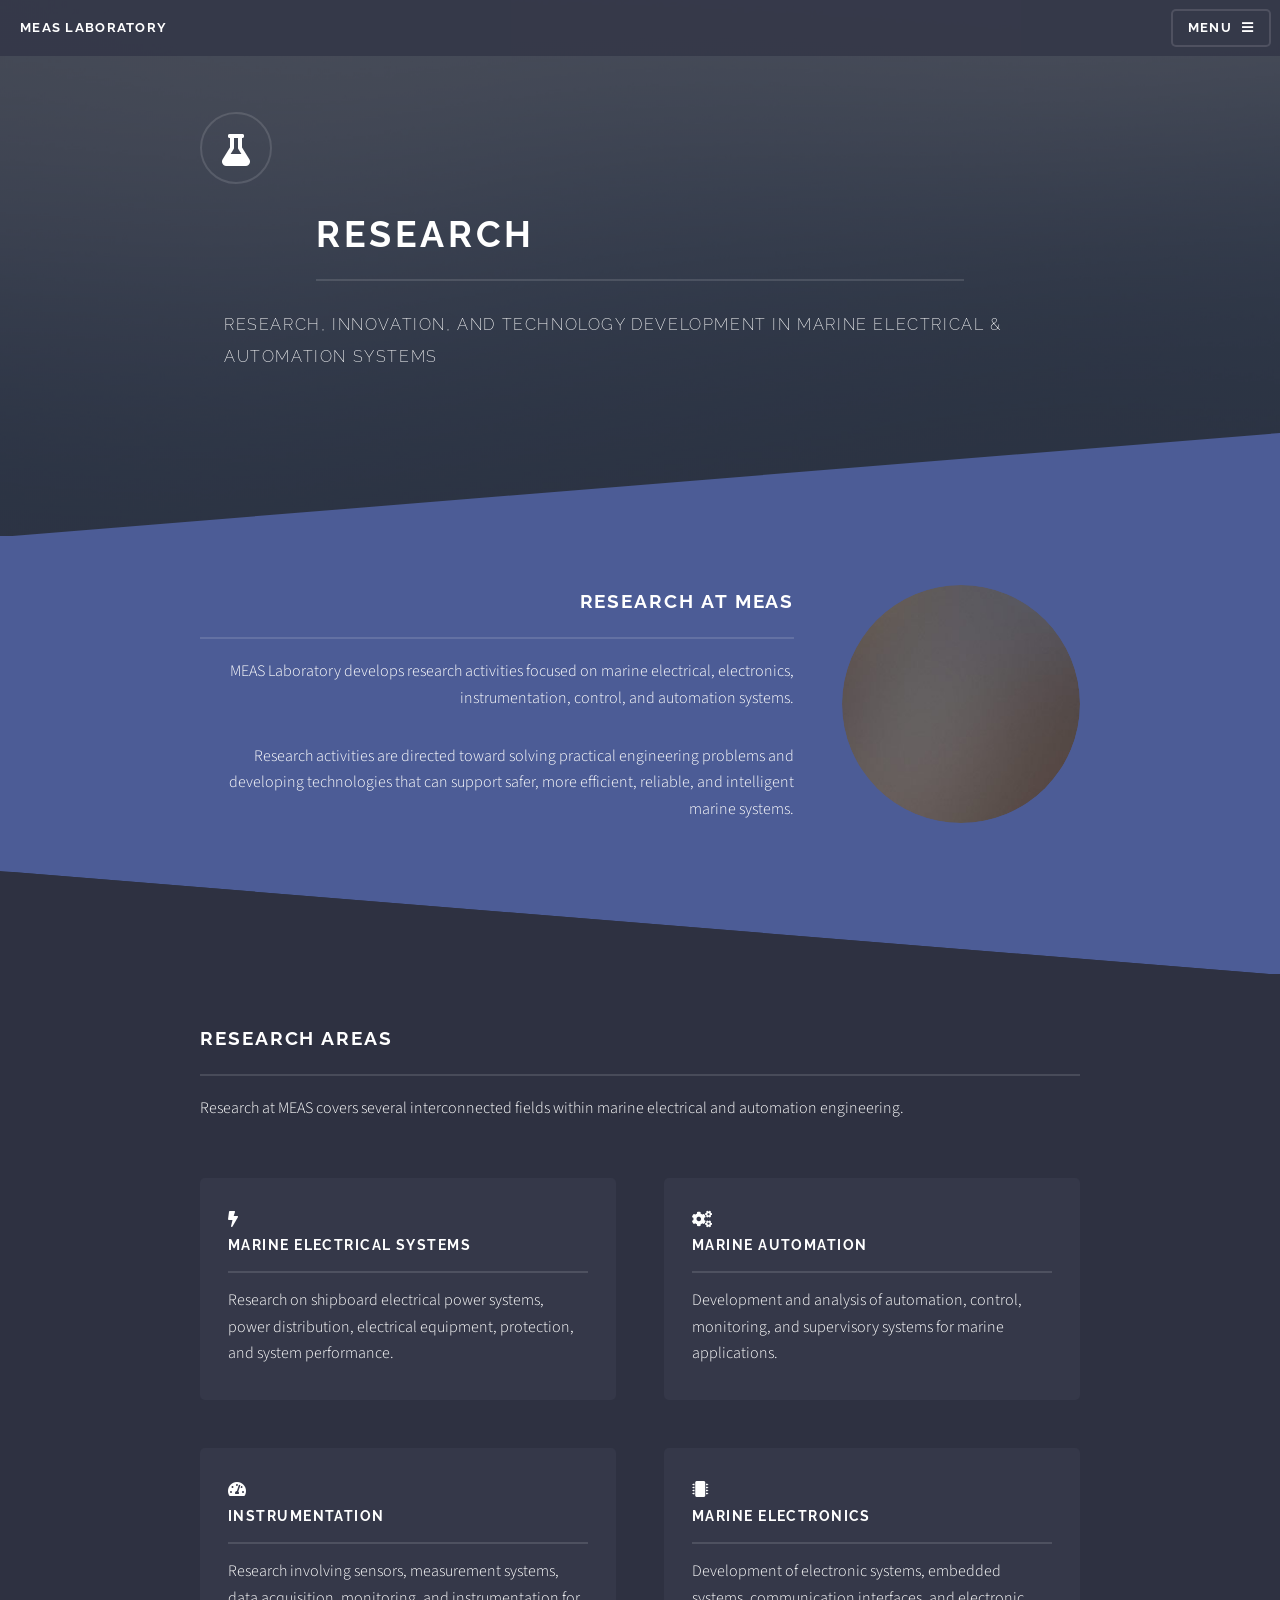
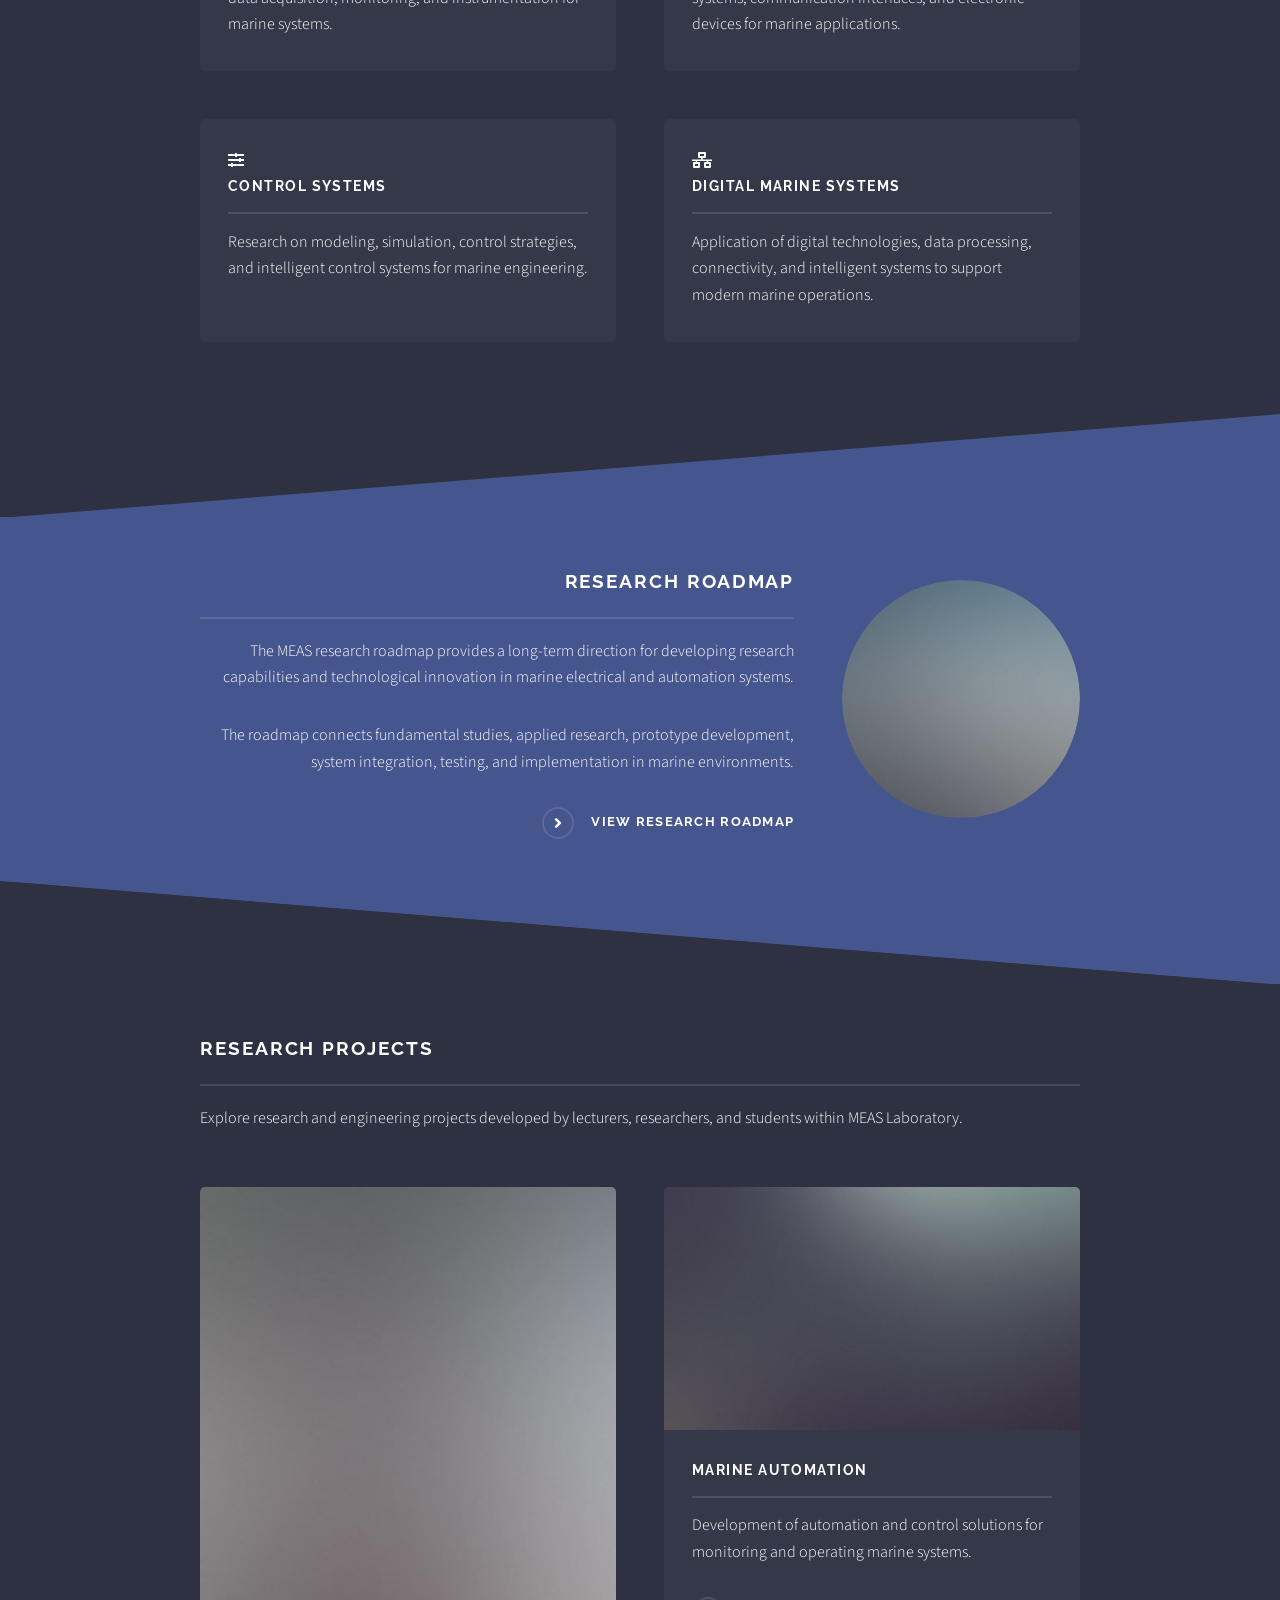
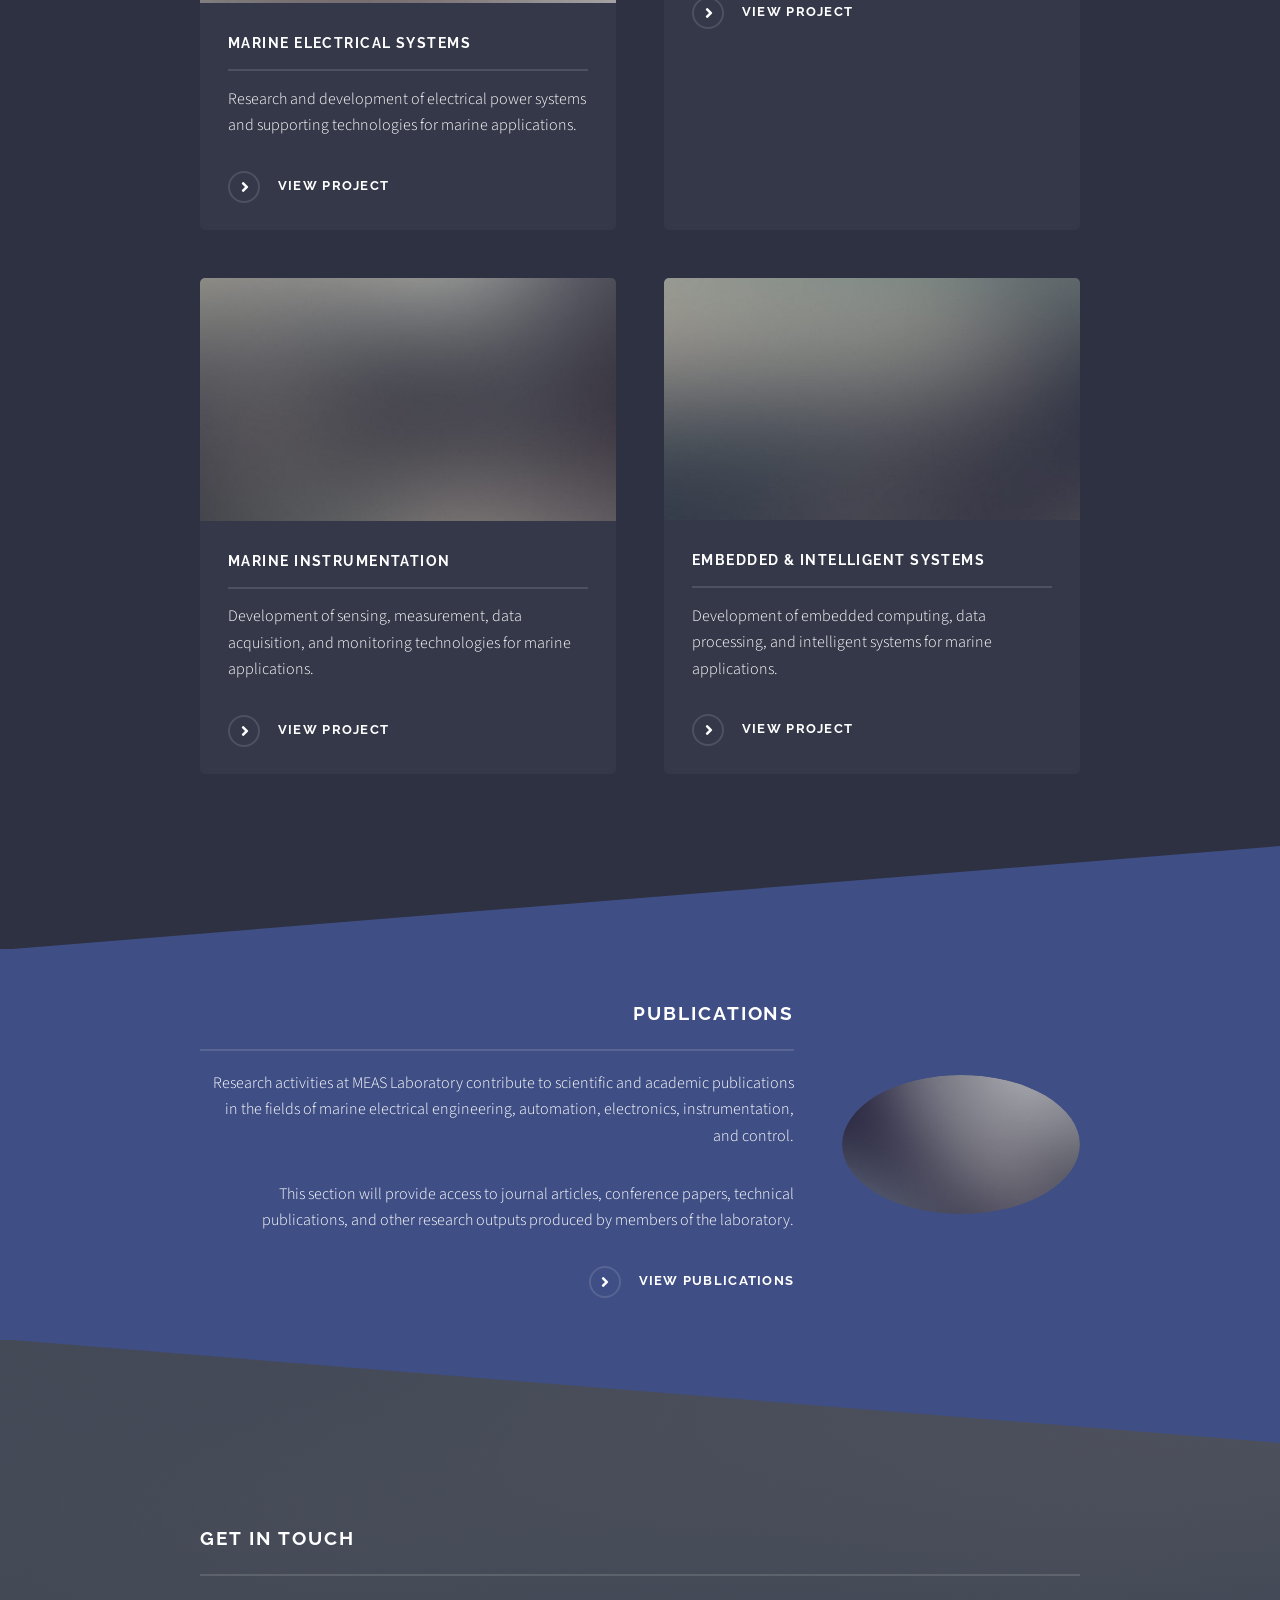
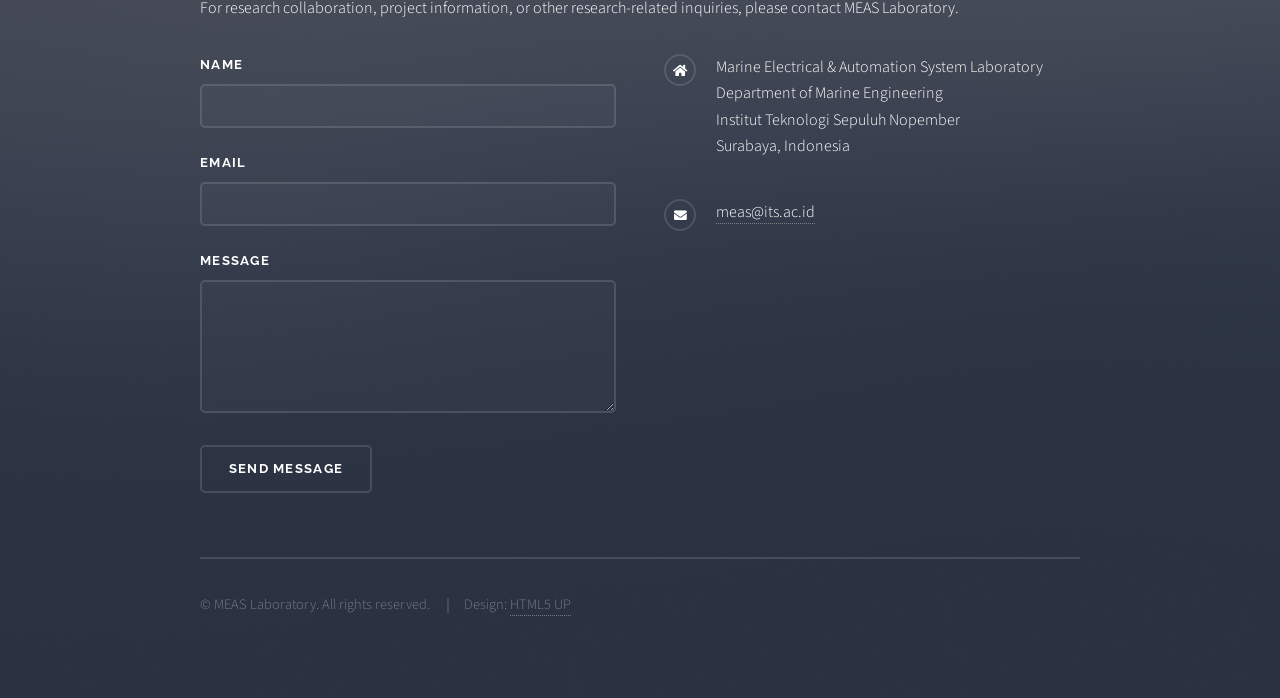
<file: research.html>
<!DOCTYPE HTML>
<!--
    MEAS Laboratory Website
    Based on Solid State by HTML5 UP
-->
<html>
    <head>

        <title>Research | MEAS Laboratory</title>

        <meta charset="utf-8" />

        <meta
            name="viewport"
            content="width=device-width, initial-scale=1, user-scalable=no"
        />

        <link
            rel="stylesheet"
            href="assets/css/fontawesome-all.min.css"
        />

        <link
            rel="stylesheet"
            href="assets/css/main.css"
        />

        <noscript>
            <link
                rel="stylesheet"
                href="assets/css/noscript.css"
            />
        </noscript>

    </head>

    <body class="is-preload">

        <!-- Page Wrapper -->
        <div id="page-wrapper">


            <!-- ==================================================
                 HEADER
                 ================================================== -->

            <header id="header">

                <h1>
                    <a href="index.html">
                        MEAS Laboratory
                    </a>
                </h1>

                <nav>
                    <a href="#menu">
                        Menu
                    </a>
                </nav>

            </header>


            <!-- ==================================================
                 MENU
                 ================================================== -->

            <nav id="menu">

                <div class="inner">

                    <h2>Menu</h2>

                    <ul class="links">

                        <li>
                            <a href="index.html">
                                Home
                            </a>
                        </li>

                        <li>
                            <a href="about.html">
                                About
                            </a>
                        </li>

                        <li>
                            <a href="academic.html">
                                Academic
                            </a>
                        </li>

                        <li>
                            <a href="research.html">
                                Research
                            </a>
                        </li>

                        <li>
                            <a href="people.html">
                                People
                            </a>
                        </li>

                        <li>
                            <a href="facilities.html">
                                Facilities
                            </a>
                        </li>

                        <li>
                            <a href="activities.html">
                                Activities
                            </a>
                        </li>

                        <li>
                            <a href="contact.html">
                                Contact
                            </a>
                        </li>

                    </ul>

                    <a href="#" class="close">
                        Close
                    </a>

                </div>

            </nav>


            <!-- ==================================================
                 PAGE BANNER
                 ================================================== -->

            <section id="banner">

                <div class="inner">

                    <div class="logo">
                        <span class="icon solid fa-flask"></span>
                    </div>

                    <h2>
                        Research
                    </h2>

                    <p>
                        Research, Innovation, and Technology Development
                        in Marine Electrical &amp; Automation Systems
                    </p>

                </div>

            </section>


            <!-- ==================================================
                 MAIN CONTENT
                 ================================================== -->

            <section id="wrapper">


                <!-- ==================================================
                     RESEARCH INTRODUCTION
                     ================================================== -->

                <section
                    id="one"
                    class="wrapper spotlight style1"
                >

                    <div class="inner">

                        <a
                            href="#"
                            class="image"
                        >
                            <img
                                src="images/pic01.jpg"
                                alt="MEAS Research"
                            />
                        </a>

                        <div class="content">

                            <h2 class="major">
                                Research at MEAS
                            </h2>

                            <p>
                                MEAS Laboratory develops research activities
                                focused on marine electrical, electronics,
                                instrumentation, control, and automation
                                systems.
                            </p>

                            <p>
                                Research activities are directed toward
                                solving practical engineering problems and
                                developing technologies that can support
                                safer, more efficient, reliable, and
                                intelligent marine systems.
                            </p>

                        </div>

                    </div>

                </section>


                <!-- ==================================================
                     RESEARCH AREAS
                     ================================================== -->

                <section
                    id="two"
                    class="wrapper alt style1"
                >

                    <div class="inner">

                        <h2 class="major">
                            Research Areas
                        </h2>

                        <p>
                            Research at MEAS covers several interconnected
                            fields within marine electrical and automation
                            engineering.
                        </p>


                        <section class="features">


                            <!-- Marine Electrical -->

                            <article>

                                <span class="icon solid fa-bolt"></span>

                                <h3 class="major">
                                    Marine Electrical Systems
                                </h3>

                                <p>
                                    Research on shipboard electrical power
                                    systems, power distribution, electrical
                                    equipment, protection, and system
                                    performance.
                                </p>

                            </article>


                            <!-- Automation -->

                            <article>

                                <span class="icon solid fa-cogs"></span>

                                <h3 class="major">
                                    Marine Automation
                                </h3>

                                <p>
                                    Development and analysis of automation,
                                    control, monitoring, and supervisory
                                    systems for marine applications.
                                </p>

                            </article>


                            <!-- Instrumentation -->

                            <article>

                                <span class="icon solid fa-tachometer-alt"></span>

                                <h3 class="major">
                                    Instrumentation
                                </h3>

                                <p>
                                    Research involving sensors, measurement
                                    systems, data acquisition, monitoring,
                                    and instrumentation for marine systems.
                                </p>

                            </article>


                            <!-- Electronics -->

                            <article>

                                <span class="icon solid fa-microchip"></span>

                                <h3 class="major">
                                    Marine Electronics
                                </h3>

                                <p>
                                    Development of electronic systems,
                                    embedded systems, communication
                                    interfaces, and electronic devices
                                    for marine applications.
                                </p>

                            </article>


                            <!-- Control -->

                            <article>

                                <span class="icon solid fa-sliders-h"></span>

                                <h3 class="major">
                                    Control Systems
                                </h3>

                                <p>
                                    Research on modeling, simulation,
                                    control strategies, and intelligent
                                    control systems for marine engineering.
                                </p>

                            </article>


                            <!-- Digitalization -->

                            <article>

                                <span class="icon solid fa-network-wired"></span>

                                <h3 class="major">
                                    Digital Marine Systems
                                </h3>

                                <p>
                                    Application of digital technologies,
                                    data processing, connectivity, and
                                    intelligent systems to support
                                    modern marine operations.
                                </p>

                            </article>


                        </section>

                    </div>

                </section>


                <!-- ==================================================
                     RESEARCH ROADMAP
                     ================================================== -->

                <section
                    id="three"
                    class="wrapper spotlight style2"
                >

                    <div class="inner">

                        <a
                            href="#"
                            class="image"
                        >
                            <img
                                src="images/pic02.jpg"
                                alt="MEAS Research Roadmap"
                            />
                        </a>

                        <div class="content">

                            <h2 class="major">
                                Research Roadmap
                            </h2>

                            <p>
                                The MEAS research roadmap provides a
                                long-term direction for developing research
                                capabilities and technological innovation
                                in marine electrical and automation systems.
                            </p>

                            <p>
                                The roadmap connects fundamental studies,
                                applied research, prototype development,
                                system integration, testing, and
                                implementation in marine environments.
                            </p>

                            <a
                                href="#"
                                class="special"
                            >
                                View Research Roadmap
                            </a>

                        </div>

                    </div>

                </section>


                <!-- ==================================================
                     RESEARCH PROJECTS
                     ================================================== -->

                <section
                    id="four"
                    class="wrapper alt style1"
                >

                    <div class="inner">

                        <h2 class="major">
                            Research Projects
                        </h2>

                        <p>
                            Explore research and engineering projects
                            developed by lecturers, researchers, and
                            students within MEAS Laboratory.
                        </p>


                        <section class="features">


                            <!-- Project 1 -->

                            <article>

                                <a
                                    href="#"
                                    class="image"
                                >
                                    <img
                                        src="images/pic03.jpg"
                                        alt="Marine Electrical System Project"
                                    />
                                </a>

                                <h3 class="major">
                                    Marine Electrical Systems
                                </h3>

                                <p>
                                    Research and development of electrical
                                    power systems and supporting technologies
                                    for marine applications.
                                </p>

                                <a
                                    href="#"
                                    class="special"
                                >
                                    View Project
                                </a>

                            </article>


                            <!-- Project 2 -->

                            <article>

                                <a
                                    href="#"
                                    class="image"
                                >
                                    <img
                                        src="images/pic04.jpg"
                                        alt="Marine Automation Project"
                                    />
                                </a>

                                <h3 class="major">
                                    Marine Automation
                                </h3>

                                <p>
                                    Development of automation and control
                                    solutions for monitoring and operating
                                    marine systems.
                                </p>

                                <a
                                    href="#"
                                    class="special"
                                >
                                    View Project
                                </a>

                            </article>


                            <!-- Project 3 -->

                            <article>

                                <a
                                    href="#"
                                    class="image"
                                >
                                    <img
                                        src="images/pic05.jpg"
                                        alt="Marine Instrumentation Project"
                                    />
                                </a>

                                <h3 class="major">
                                    Marine Instrumentation
                                </h3>

                                <p>
                                    Development of sensing, measurement,
                                    data acquisition, and monitoring
                                    technologies for marine applications.
                                </p>

                                <a
                                    href="#"
                                    class="special"
                                >
                                    View Project
                                </a>

                            </article>


                            <!-- Project 4 -->

                            <article>

                                <a
                                    href="#"
                                    class="image"
                                >
                                    <img
                                        src="images/pic06.jpg"
                                        alt="Embedded Marine System Project"
                                    />
                                </a>

                                <h3 class="major">
                                    Embedded &amp; Intelligent Systems
                                </h3>

                                <p>
                                    Development of embedded computing,
                                    data processing, and intelligent
                                    systems for marine applications.
                                </p>

                                <a
                                    href="#"
                                    class="special"
                                >
                                    View Project
                                </a>

                            </article>


                        </section>

                    </div>

                </section>


                <!-- ==================================================
                     PUBLICATIONS
                     ================================================== -->

                <section
                    id="five"
                    class="wrapper spotlight style3"
                >

                    <div class="inner">

                        <a
                            href="#"
                            class="image"
                        >
                            <img
                                src="images/pic07.jpg"
                                alt="MEAS Publications"
                            />
                        </a>

                        <div class="content">

                            <h2 class="major">
                                Publications
                            </h2>

                            <p>
                                Research activities at MEAS Laboratory
                                contribute to scientific and academic
                                publications in the fields of marine
                                electrical engineering, automation,
                                electronics, instrumentation, and control.
                            </p>

                            <p>
                                This section will provide access to
                                journal articles, conference papers,
                                technical publications, and other
                                research outputs produced by members
                                of the laboratory.
                            </p>

                            <a
                                href="#"
                                class="special"
                            >
                                View Publications
                            </a>

                        </div>

                    </div>

                </section>


            </section>


            <!-- ==================================================
                 FOOTER
                 ================================================== -->

            <section id="footer">

                <div class="inner">

                    <h2 class="major">
                        Get in Touch
                    </h2>

                    <p>
                        For research collaboration, project information,
                        or other research-related inquiries, please
                        contact MEAS Laboratory.
                    </p>


                    <form
                        method="post"
                        action="#"
                    >

                        <div class="fields">

                            <div class="field">

                                <label for="name">
                                    Name
                                </label>

                                <input
                                    type="text"
                                    name="name"
                                    id="name"
                                />

                            </div>


                            <div class="field">

                                <label for="email">
                                    Email
                                </label>

                                <input
                                    type="email"
                                    name="email"
                                    id="email"
                                />

                            </div>


                            <div class="field">

                                <label for="message">
                                    Message
                                </label>

                                <textarea
                                    name="message"
                                    id="message"
                                    rows="4"
                                ></textarea>

                            </div>

                        </div>


                        <ul class="actions">

                            <li>

                                <input
                                    type="submit"
                                    value="Send Message"
                                />

                            </li>

                        </ul>

                    </form>


                    <ul class="contact">

                        <li class="icon solid fa-home">

                            Marine Electrical &amp; Automation
                            System Laboratory<br />

                            Department of Marine Engineering<br />

                            Institut Teknologi Sepuluh Nopember<br />

                            Surabaya, Indonesia

                        </li>


                        <li class="icon solid fa-envelope">

                            <a href="mailto:meas@its.ac.id">
                                meas@its.ac.id
                            </a>

                        </li>

                    </ul>


                    <ul class="copyright">

                        <li>
                            &copy; MEAS Laboratory.
                            All rights reserved.
                        </li>

                        <li>
                            Design:
                            <a href="https://html5up.net">
                                HTML5 UP
                            </a>
                        </li>

                    </ul>

                </div>

            </section>


        </div>


        <!-- ==================================================
             JAVASCRIPT
             ================================================== -->

        <script src="assets/js/jquery.min.js"></script>
        <script src="assets/js/jquery.scrollex.min.js"></script>
        <script src="assets/js/browser.min.js"></script>
        <script src="assets/js/breakpoints.min.js"></script>
        <script src="assets/js/util.js"></script>
        <script src="assets/js/main.js"></script>

    </body>
</html>
</file>
<file: assets/css/noscript.css>
/*
	Solid State by HTML5 UP
	html5up.net | @ajlkn
	Free for personal and commercial use under the CCA 3.0 license (html5up.net/license)
*/

/* Banner */

	body.is-preload #banner .logo {
		-moz-transform: none;
		-webkit-transform: none;
		-ms-transform: none;
		transform: none;
		opacity: 1;
	}

	body.is-preload #banner h2 {
		opacity: 1;
		-moz-transform: none;
		-webkit-transform: none;
		-ms-transform: none;
		transform: none;
		-moz-filter: none;
		-webkit-filter: none;
		-ms-filter: none;
		filter: none;
	}

	body.is-preload #banner p {
		opacity: 01;
		-moz-transform: none;
		-webkit-transform: none;
		-ms-transform: none;
		transform: none;
		-moz-filter: none;
		-webkit-filter: none;
		-ms-filter: none;
		filter: none;
	}
</file>
<file: assets/css/main.css>
@import url(fontawesome-all.min.css);
@import url("https://fonts.googleapis.com/css?family=Raleway:200,700|Source+Sans+Pro:300,600,300italic,600italic");

/*
	Solid State by HTML5 UP
	html5up.net | @ajlkn
	Free for personal and commercial use under the CCA 3.0 license (html5up.net/license)
*/

html, body, div, span, applet, object,
iframe, h1, h2, h3, h4, h5, h6, p, blockquote,
pre, a, abbr, acronym, address, big, cite,
code, del, dfn, em, img, ins, kbd, q, s, samp,
small, strike, strong, sub, sup, tt, var, b,
u, i, center, dl, dt, dd, ol, ul, li, fieldset,
form, label, legend, table, caption, tbody,
tfoot, thead, tr, th, td, article, aside,
canvas, details, embed, figure, figcaption,
footer, header, hgroup, menu, nav, output, ruby,
section, summary, time, mark, audio, video {
	margin: 0;
	padding: 0;
	border: 0;
	font-size: 100%;
	font: inherit;
	vertical-align: baseline;}

article, aside, details, figcaption, figure,
footer, header, hgroup, menu, nav, section {
	display: block;}

body {
	line-height: 1;
}

ol, ul {
	list-style: none;
}

blockquote, q {
	quotes: none;
}

	blockquote:before, blockquote:after, q:before, q:after {
		content: '';
		content: none;
	}

table {
	border-collapse: collapse;
	border-spacing: 0;
}

body {
	-webkit-text-size-adjust: none;
}

mark {
	background-color: transparent;
	color: inherit;
}

input::-moz-focus-inner {
	border: 0;
	padding: 0;
}

input, select, textarea {
	-moz-appearance: none;
	-webkit-appearance: none;
	-ms-appearance: none;
	appearance: none;
}

/* Basic */

	@-ms-viewport {
		width: device-width;
	}

	body {
		-ms-overflow-style: scrollbar;
	}

	@media screen and (max-width: 480px) {

		html, body {
			min-width: 320px;
		}

	}

	html {
		box-sizing: border-box;
	}

	*, *:before, *:after {
		box-sizing: inherit;
	}

	body {
		background-color: #2e3141;
		background-image: linear-gradient(to top, rgba(46, 49, 65, 0.8), rgba(46, 49, 65, 0.8)), url("../../images/bg.jpg");
		background-size: auto,
 cover;
		background-attachment: fixed,
 fixed;
		background-position: center,
 center;
	}

		body.is-preload *, body.is-preload *:before, body.is-preload *:after {
			-moz-animation: none !important;
			-webkit-animation: none !important;
			-ms-animation: none !important;
			animation: none !important;
			-moz-transition: none !important;
			-webkit-transition: none !important;
			-ms-transition: none !important;
			transition: none !important;
		}

/* Type */

	body, input, select, textarea {
		color: #ffffff;
		font-family: "Source Sans Pro", Helvetica, sans-serif;
		font-size: 16.5pt;
		font-weight: 300;
		line-height: 1.65;
	}

		@media screen and (max-width: 1680px) {

			body, input, select, textarea {
				font-size: 13pt;
			}

		}

		@media screen and (max-width: 1280px) {

			body, input, select, textarea {
				font-size: 12pt;
			}

		}

		@media screen and (max-width: 980px) {

			body, input, select, textarea {
				font-size: 12pt;
			}

		}

		@media screen and (max-width: 736px) {

			body, input, select, textarea {
				font-size: 12pt;
			}

		}

		@media screen and (max-width: 480px) {

			body, input, select, textarea {
				font-size: 12pt;
			}

		}

	a {
		-moz-transition: color 0.2s ease-in-out, border-bottom-color 0.2s ease-in-out;
		-webkit-transition: color 0.2s ease-in-out, border-bottom-color 0.2s ease-in-out;
		-ms-transition: color 0.2s ease-in-out, border-bottom-color 0.2s ease-in-out;
		transition: color 0.2s ease-in-out, border-bottom-color 0.2s ease-in-out;
		border-bottom: dotted 1px rgba(255, 255, 255, 0.35);
		color: #ffffff;
		text-decoration: none;
	}

		a:hover {
			border-bottom-color: transparent;
			color: #ffffff !important;
		}

		a.special:not(.button) {
			text-decoration: none;
			border-bottom: 0;
			display: block;
			font-family: Raleway, Helvetica, sans-serif;
			font-size: 0.8em;
			font-weight: 700;
			letter-spacing: 0.1em;
			margin: 0 0 2em 0;
			text-transform: uppercase;
		}

			a.special:not(.button):before {
				-moz-osx-font-smoothing: grayscale;
				-webkit-font-smoothing: antialiased;
				display: inline-block;
				font-style: normal;
				font-variant: normal;
				text-rendering: auto;
				line-height: 1;
				text-transform: none !important;
				font-family: 'Font Awesome 5 Free';
				font-weight: 900;
			}

			a.special:not(.button):before {
				-moz-transition: background-color 0.2s ease-in-out;
				-webkit-transition: background-color 0.2s ease-in-out;
				-ms-transition: background-color 0.2s ease-in-out;
				transition: background-color 0.2s ease-in-out;
				border-radius: 100%;
				border: solid 2px rgba(255, 255, 255, 0.125);
				content: '\f105';
				display: inline-block;
				font-size: 1.25em;
				height: 2em;
				line-height: 1.75em;
				margin-right: 0.85em;
				text-align: center;
				text-indent: 0.15em;
				vertical-align: middle;
				width: 2em;
			}

			a.special:not(.button):hover:before {
				background-color: rgba(255, 255, 255, 0.025);
			}

			a.special:not(.button):active:before {
				background-color: rgba(255, 255, 255, 0.075);
			}

	strong, b {
		color: #ffffff;
		font-weight: 600;
	}

	em, i {
		font-style: italic;
	}

	p {
		margin: 0 0 2em 0;
	}

	h1, h2, h3, h4, h5, h6 {
		color: #ffffff;
		font-family: Raleway, Helvetica, sans-serif;
		font-weight: 700;
		letter-spacing: 0.1em;
		margin: 0 0 1em 0;
		text-transform: uppercase;
	}

		h1 a, h2 a, h3 a, h4 a, h5 a, h6 a {
			color: inherit;
			text-decoration: none;
			border-bottom: 0;
		}

		h1 span, h2 span, h3 span, h4 span, h5 span, h6 span {
			font-weight: 200;
		}

		h1.major, h2.major, h3.major, h4.major, h5.major, h6.major {
			padding-bottom: 1em;
			border-bottom: solid 2px rgba(255, 255, 255, 0.125);
		}

	h2 {
		font-size: 1.2em;
	}

	h3 {
		font-size: 0.9em;
	}

	h4 {
		font-size: 0.7em;
	}

	h5 {
		font-size: 0.7em;
	}

	h6 {
		font-size: 0.7em;
	}

	@media screen and (max-width: 736px) {

		h2 {
			font-size: 1em;
		}

		h3 {
			font-size: 0.8em;
		}

	}

	sub {
		font-size: 0.8em;
		position: relative;
		top: 0.5em;
	}

	sup {
		font-size: 0.8em;
		position: relative;
		top: -0.5em;
	}

	blockquote {
		border-left: solid 4px rgba(255, 255, 255, 0.125);
		font-style: italic;
		margin: 0 0 2em 0;
		padding: 0.5em 0 0.5em 2em;
	}

	code {
		background: rgba(255, 255, 255, 0.025);
		border-radius: 5px;
		border: solid 2px rgba(255, 255, 255, 0.125);
		font-family: "Courier New", monospace;
		font-size: 0.9em;
		margin: 0 0.25em;
		padding: 0.25em 0.65em;
	}

	pre {
		-webkit-overflow-scrolling: touch;
		font-family: "Courier New", monospace;
		font-size: 0.9em;
		margin: 0 0 2em 0;
	}

		pre code {
			display: block;
			line-height: 1.75em;
			padding: 1em 1.5em;
			overflow-x: auto;
		}

	hr {
		border: 0;
		border-bottom: solid 2px rgba(255, 255, 255, 0.125);
		margin: 2.5em 0;
	}

		hr.major {
			margin: 4em 0;
		}

	.align-left {
		text-align: left;
	}

	.align-center {
		text-align: center;
	}

	.align-right {
		text-align: right;
	}

/* Row */

	.row {
		display: flex;
		flex-wrap: wrap;
		box-sizing: border-box;
		align-items: stretch;
	}

		.row > * {
			box-sizing: border-box;
		}

		.row.gtr-uniform > * > :last-child {
			margin-bottom: 0;
		}

		.row.aln-left {
			justify-content: flex-start;
		}

		.row.aln-center {
			justify-content: center;
		}

		.row.aln-right {
			justify-content: flex-end;
		}

		.row.aln-top {
			align-items: flex-start;
		}

		.row.aln-middle {
			align-items: center;
		}

		.row.aln-bottom {
			align-items: flex-end;
		}

		.row > .imp {
			order: -1;
		}

		.row > .col-1 {
			width: 8.33333%;
		}

		.row > .off-1 {
			margin-left: 8.33333%;
		}

		.row > .col-2 {
			width: 16.66667%;
		}

		.row > .off-2 {
			margin-left: 16.66667%;
		}

		.row > .col-3 {
			width: 25%;
		}

		.row > .off-3 {
			margin-left: 25%;
		}

		.row > .col-4 {
			width: 33.33333%;
		}

		.row > .off-4 {
			margin-left: 33.33333%;
		}

		.row > .col-5 {
			width: 41.66667%;
		}

		.row > .off-5 {
			margin-left: 41.66667%;
		}

		.row > .col-6 {
			width: 50%;
		}

		.row > .off-6 {
			margin-left: 50%;
		}

		.row > .col-7 {
			width: 58.33333%;
		}

		.row > .off-7 {
			margin-left: 58.33333%;
		}

		.row > .col-8 {
			width: 66.66667%;
		}

		.row > .off-8 {
			margin-left: 66.66667%;
		}

		.row > .col-9 {
			width: 75%;
		}

		.row > .off-9 {
			margin-left: 75%;
		}

		.row > .col-10 {
			width: 83.33333%;
		}

		.row > .off-10 {
			margin-left: 83.33333%;
		}

		.row > .col-11 {
			width: 91.66667%;
		}

		.row > .off-11 {
			margin-left: 91.66667%;
		}

		.row > .col-12 {
			width: 100%;
		}

		.row > .off-12 {
			margin-left: 100%;
		}

		.row.gtr-0 {
			margin-top: 0;
			margin-left: 0em;
		}

			.row.gtr-0 > * {
				padding: 0 0 0 0em;
			}

			.row.gtr-0.gtr-uniform {
				margin-top: 0em;
			}

				.row.gtr-0.gtr-uniform > * {
					padding-top: 0em;
				}

		.row.gtr-25 {
			margin-top: 0;
			margin-left: -0.4375em;
		}

			.row.gtr-25 > * {
				padding: 0 0 0 0.4375em;
			}

			.row.gtr-25.gtr-uniform {
				margin-top: -0.4375em;
			}

				.row.gtr-25.gtr-uniform > * {
					padding-top: 0.4375em;
				}

		.row.gtr-50 {
			margin-top: 0;
			margin-left: -0.875em;
		}

			.row.gtr-50 > * {
				padding: 0 0 0 0.875em;
			}

			.row.gtr-50.gtr-uniform {
				margin-top: -0.875em;
			}

				.row.gtr-50.gtr-uniform > * {
					padding-top: 0.875em;
				}

		.row {
			margin-top: 0;
			margin-left: -1.75em;
		}

			.row > * {
				padding: 0 0 0 1.75em;
			}

			.row.gtr-uniform {
				margin-top: -1.75em;
			}

				.row.gtr-uniform > * {
					padding-top: 1.75em;
				}

		.row.gtr-150 {
			margin-top: 0;
			margin-left: -2.625em;
		}

			.row.gtr-150 > * {
				padding: 0 0 0 2.625em;
			}

			.row.gtr-150.gtr-uniform {
				margin-top: -2.625em;
			}

				.row.gtr-150.gtr-uniform > * {
					padding-top: 2.625em;
				}

		.row.gtr-200 {
			margin-top: 0;
			margin-left: -3.5em;
		}

			.row.gtr-200 > * {
				padding: 0 0 0 3.5em;
			}

			.row.gtr-200.gtr-uniform {
				margin-top: -3.5em;
			}

				.row.gtr-200.gtr-uniform > * {
					padding-top: 3.5em;
				}

		@media screen and (max-width: 1680px) {

			.row {
				display: flex;
				flex-wrap: wrap;
				box-sizing: border-box;
				align-items: stretch;
			}

				.row > * {
					box-sizing: border-box;
				}

				.row.gtr-uniform > * > :last-child {
					margin-bottom: 0;
				}

				.row.aln-left {
					justify-content: flex-start;
				}

				.row.aln-center {
					justify-content: center;
				}

				.row.aln-right {
					justify-content: flex-end;
				}

				.row.aln-top {
					align-items: flex-start;
				}

				.row.aln-middle {
					align-items: center;
				}

				.row.aln-bottom {
					align-items: flex-end;
				}

				.row > .imp-xlarge {
					order: -1;
				}

				.row > .col-1-xlarge {
					width: 8.33333%;
				}

				.row > .off-1-xlarge {
					margin-left: 8.33333%;
				}

				.row > .col-2-xlarge {
					width: 16.66667%;
				}

				.row > .off-2-xlarge {
					margin-left: 16.66667%;
				}

				.row > .col-3-xlarge {
					width: 25%;
				}

				.row > .off-3-xlarge {
					margin-left: 25%;
				}

				.row > .col-4-xlarge {
					width: 33.33333%;
				}

				.row > .off-4-xlarge {
					margin-left: 33.33333%;
				}

				.row > .col-5-xlarge {
					width: 41.66667%;
				}

				.row > .off-5-xlarge {
					margin-left: 41.66667%;
				}

				.row > .col-6-xlarge {
					width: 50%;
				}

				.row > .off-6-xlarge {
					margin-left: 50%;
				}

				.row > .col-7-xlarge {
					width: 58.33333%;
				}

				.row > .off-7-xlarge {
					margin-left: 58.33333%;
				}

				.row > .col-8-xlarge {
					width: 66.66667%;
				}

				.row > .off-8-xlarge {
					margin-left: 66.66667%;
				}

				.row > .col-9-xlarge {
					width: 75%;
				}

				.row > .off-9-xlarge {
					margin-left: 75%;
				}

				.row > .col-10-xlarge {
					width: 83.33333%;
				}

				.row > .off-10-xlarge {
					margin-left: 83.33333%;
				}

				.row > .col-11-xlarge {
					width: 91.66667%;
				}

				.row > .off-11-xlarge {
					margin-left: 91.66667%;
				}

				.row > .col-12-xlarge {
					width: 100%;
				}

				.row > .off-12-xlarge {
					margin-left: 100%;
				}

				.row.gtr-0 {
					margin-top: 0;
					margin-left: 0em;
				}

					.row.gtr-0 > * {
						padding: 0 0 0 0em;
					}

					.row.gtr-0.gtr-uniform {
						margin-top: 0em;
					}

						.row.gtr-0.gtr-uniform > * {
							padding-top: 0em;
						}

				.row.gtr-25 {
					margin-top: 0;
					margin-left: -0.4375em;
				}

					.row.gtr-25 > * {
						padding: 0 0 0 0.4375em;
					}

					.row.gtr-25.gtr-uniform {
						margin-top: -0.4375em;
					}

						.row.gtr-25.gtr-uniform > * {
							padding-top: 0.4375em;
						}

				.row.gtr-50 {
					margin-top: 0;
					margin-left: -0.875em;
				}

					.row.gtr-50 > * {
						padding: 0 0 0 0.875em;
					}

					.row.gtr-50.gtr-uniform {
						margin-top: -0.875em;
					}

						.row.gtr-50.gtr-uniform > * {
							padding-top: 0.875em;
						}

				.row {
					margin-top: 0;
					margin-left: -1.75em;
				}

					.row > * {
						padding: 0 0 0 1.75em;
					}

					.row.gtr-uniform {
						margin-top: -1.75em;
					}

						.row.gtr-uniform > * {
							padding-top: 1.75em;
						}

				.row.gtr-150 {
					margin-top: 0;
					margin-left: -2.625em;
				}

					.row.gtr-150 > * {
						padding: 0 0 0 2.625em;
					}

					.row.gtr-150.gtr-uniform {
						margin-top: -2.625em;
					}

						.row.gtr-150.gtr-uniform > * {
							padding-top: 2.625em;
						}

				.row.gtr-200 {
					margin-top: 0;
					margin-left: -3.5em;
				}

					.row.gtr-200 > * {
						padding: 0 0 0 3.5em;
					}

					.row.gtr-200.gtr-uniform {
						margin-top: -3.5em;
					}

						.row.gtr-200.gtr-uniform > * {
							padding-top: 3.5em;
						}

		}

		@media screen and (max-width: 1280px) {

			.row {
				display: flex;
				flex-wrap: wrap;
				box-sizing: border-box;
				align-items: stretch;
			}

				.row > * {
					box-sizing: border-box;
				}

				.row.gtr-uniform > * > :last-child {
					margin-bottom: 0;
				}

				.row.aln-left {
					justify-content: flex-start;
				}

				.row.aln-center {
					justify-content: center;
				}

				.row.aln-right {
					justify-content: flex-end;
				}

				.row.aln-top {
					align-items: flex-start;
				}

				.row.aln-middle {
					align-items: center;
				}

				.row.aln-bottom {
					align-items: flex-end;
				}

				.row > .imp-large {
					order: -1;
				}

				.row > .col-1-large {
					width: 8.33333%;
				}

				.row > .off-1-large {
					margin-left: 8.33333%;
				}

				.row > .col-2-large {
					width: 16.66667%;
				}

				.row > .off-2-large {
					margin-left: 16.66667%;
				}

				.row > .col-3-large {
					width: 25%;
				}

				.row > .off-3-large {
					margin-left: 25%;
				}

				.row > .col-4-large {
					width: 33.33333%;
				}

				.row > .off-4-large {
					margin-left: 33.33333%;
				}

				.row > .col-5-large {
					width: 41.66667%;
				}

				.row > .off-5-large {
					margin-left: 41.66667%;
				}

				.row > .col-6-large {
					width: 50%;
				}

				.row > .off-6-large {
					margin-left: 50%;
				}

				.row > .col-7-large {
					width: 58.33333%;
				}

				.row > .off-7-large {
					margin-left: 58.33333%;
				}

				.row > .col-8-large {
					width: 66.66667%;
				}

				.row > .off-8-large {
					margin-left: 66.66667%;
				}

				.row > .col-9-large {
					width: 75%;
				}

				.row > .off-9-large {
					margin-left: 75%;
				}

				.row > .col-10-large {
					width: 83.33333%;
				}

				.row > .off-10-large {
					margin-left: 83.33333%;
				}

				.row > .col-11-large {
					width: 91.66667%;
				}

				.row > .off-11-large {
					margin-left: 91.66667%;
				}

				.row > .col-12-large {
					width: 100%;
				}

				.row > .off-12-large {
					margin-left: 100%;
				}

				.row.gtr-0 {
					margin-top: 0;
					margin-left: 0em;
				}

					.row.gtr-0 > * {
						padding: 0 0 0 0em;
					}

					.row.gtr-0.gtr-uniform {
						margin-top: 0em;
					}

						.row.gtr-0.gtr-uniform > * {
							padding-top: 0em;
						}

				.row.gtr-25 {
					margin-top: 0;
					margin-left: -0.4375em;
				}

					.row.gtr-25 > * {
						padding: 0 0 0 0.4375em;
					}

					.row.gtr-25.gtr-uniform {
						margin-top: -0.4375em;
					}

						.row.gtr-25.gtr-uniform > * {
							padding-top: 0.4375em;
						}

				.row.gtr-50 {
					margin-top: 0;
					margin-left: -0.875em;
				}

					.row.gtr-50 > * {
						padding: 0 0 0 0.875em;
					}

					.row.gtr-50.gtr-uniform {
						margin-top: -0.875em;
					}

						.row.gtr-50.gtr-uniform > * {
							padding-top: 0.875em;
						}

				.row {
					margin-top: 0;
					margin-left: -1.75em;
				}

					.row > * {
						padding: 0 0 0 1.75em;
					}

					.row.gtr-uniform {
						margin-top: -1.75em;
					}

						.row.gtr-uniform > * {
							padding-top: 1.75em;
						}

				.row.gtr-150 {
					margin-top: 0;
					margin-left: -2.625em;
				}

					.row.gtr-150 > * {
						padding: 0 0 0 2.625em;
					}

					.row.gtr-150.gtr-uniform {
						margin-top: -2.625em;
					}

						.row.gtr-150.gtr-uniform > * {
							padding-top: 2.625em;
						}

				.row.gtr-200 {
					margin-top: 0;
					margin-left: -3.5em;
				}

					.row.gtr-200 > * {
						padding: 0 0 0 3.5em;
					}

					.row.gtr-200.gtr-uniform {
						margin-top: -3.5em;
					}

						.row.gtr-200.gtr-uniform > * {
							padding-top: 3.5em;
						}

		}

		@media screen and (max-width: 980px) {

			.row {
				display: flex;
				flex-wrap: wrap;
				box-sizing: border-box;
				align-items: stretch;
			}

				.row > * {
					box-sizing: border-box;
				}

				.row.gtr-uniform > * > :last-child {
					margin-bottom: 0;
				}

				.row.aln-left {
					justify-content: flex-start;
				}

				.row.aln-center {
					justify-content: center;
				}

				.row.aln-right {
					justify-content: flex-end;
				}

				.row.aln-top {
					align-items: flex-start;
				}

				.row.aln-middle {
					align-items: center;
				}

				.row.aln-bottom {
					align-items: flex-end;
				}

				.row > .imp-medium {
					order: -1;
				}

				.row > .col-1-medium {
					width: 8.33333%;
				}

				.row > .off-1-medium {
					margin-left: 8.33333%;
				}

				.row > .col-2-medium {
					width: 16.66667%;
				}

				.row > .off-2-medium {
					margin-left: 16.66667%;
				}

				.row > .col-3-medium {
					width: 25%;
				}

				.row > .off-3-medium {
					margin-left: 25%;
				}

				.row > .col-4-medium {
					width: 33.33333%;
				}

				.row > .off-4-medium {
					margin-left: 33.33333%;
				}

				.row > .col-5-medium {
					width: 41.66667%;
				}

				.row > .off-5-medium {
					margin-left: 41.66667%;
				}

				.row > .col-6-medium {
					width: 50%;
				}

				.row > .off-6-medium {
					margin-left: 50%;
				}

				.row > .col-7-medium {
					width: 58.33333%;
				}

				.row > .off-7-medium {
					margin-left: 58.33333%;
				}

				.row > .col-8-medium {
					width: 66.66667%;
				}

				.row > .off-8-medium {
					margin-left: 66.66667%;
				}

				.row > .col-9-medium {
					width: 75%;
				}

				.row > .off-9-medium {
					margin-left: 75%;
				}

				.row > .col-10-medium {
					width: 83.33333%;
				}

				.row > .off-10-medium {
					margin-left: 83.33333%;
				}

				.row > .col-11-medium {
					width: 91.66667%;
				}

				.row > .off-11-medium {
					margin-left: 91.66667%;
				}

				.row > .col-12-medium {
					width: 100%;
				}

				.row > .off-12-medium {
					margin-left: 100%;
				}

				.row.gtr-0 {
					margin-top: 0;
					margin-left: 0em;
				}

					.row.gtr-0 > * {
						padding: 0 0 0 0em;
					}

					.row.gtr-0.gtr-uniform {
						margin-top: 0em;
					}

						.row.gtr-0.gtr-uniform > * {
							padding-top: 0em;
						}

				.row.gtr-25 {
					margin-top: 0;
					margin-left: -0.4375em;
				}

					.row.gtr-25 > * {
						padding: 0 0 0 0.4375em;
					}

					.row.gtr-25.gtr-uniform {
						margin-top: -0.4375em;
					}

						.row.gtr-25.gtr-uniform > * {
							padding-top: 0.4375em;
						}

				.row.gtr-50 {
					margin-top: 0;
					margin-left: -0.875em;
				}

					.row.gtr-50 > * {
						padding: 0 0 0 0.875em;
					}

					.row.gtr-50.gtr-uniform {
						margin-top: -0.875em;
					}

						.row.gtr-50.gtr-uniform > * {
							padding-top: 0.875em;
						}

				.row {
					margin-top: 0;
					margin-left: -1.75em;
				}

					.row > * {
						padding: 0 0 0 1.75em;
					}

					.row.gtr-uniform {
						margin-top: -1.75em;
					}

						.row.gtr-uniform > * {
							padding-top: 1.75em;
						}

				.row.gtr-150 {
					margin-top: 0;
					margin-left: -2.625em;
				}

					.row.gtr-150 > * {
						padding: 0 0 0 2.625em;
					}

					.row.gtr-150.gtr-uniform {
						margin-top: -2.625em;
					}

						.row.gtr-150.gtr-uniform > * {
							padding-top: 2.625em;
						}

				.row.gtr-200 {
					margin-top: 0;
					margin-left: -3.5em;
				}

					.row.gtr-200 > * {
						padding: 0 0 0 3.5em;
					}

					.row.gtr-200.gtr-uniform {
						margin-top: -3.5em;
					}

						.row.gtr-200.gtr-uniform > * {
							padding-top: 3.5em;
						}

		}

		@media screen and (max-width: 736px) {

			.row {
				display: flex;
				flex-wrap: wrap;
				box-sizing: border-box;
				align-items: stretch;
			}

				.row > * {
					box-sizing: border-box;
				}

				.row.gtr-uniform > * > :last-child {
					margin-bottom: 0;
				}

				.row.aln-left {
					justify-content: flex-start;
				}

				.row.aln-center {
					justify-content: center;
				}

				.row.aln-right {
					justify-content: flex-end;
				}

				.row.aln-top {
					align-items: flex-start;
				}

				.row.aln-middle {
					align-items: center;
				}

				.row.aln-bottom {
					align-items: flex-end;
				}

				.row > .imp-small {
					order: -1;
				}

				.row > .col-1-small {
					width: 8.33333%;
				}

				.row > .off-1-small {
					margin-left: 8.33333%;
				}

				.row > .col-2-small {
					width: 16.66667%;
				}

				.row > .off-2-small {
					margin-left: 16.66667%;
				}

				.row > .col-3-small {
					width: 25%;
				}

				.row > .off-3-small {
					margin-left: 25%;
				}

				.row > .col-4-small {
					width: 33.33333%;
				}

				.row > .off-4-small {
					margin-left: 33.33333%;
				}

				.row > .col-5-small {
					width: 41.66667%;
				}

				.row > .off-5-small {
					margin-left: 41.66667%;
				}

				.row > .col-6-small {
					width: 50%;
				}

				.row > .off-6-small {
					margin-left: 50%;
				}

				.row > .col-7-small {
					width: 58.33333%;
				}

				.row > .off-7-small {
					margin-left: 58.33333%;
				}

				.row > .col-8-small {
					width: 66.66667%;
				}

				.row > .off-8-small {
					margin-left: 66.66667%;
				}

				.row > .col-9-small {
					width: 75%;
				}

				.row > .off-9-small {
					margin-left: 75%;
				}

				.row > .col-10-small {
					width: 83.33333%;
				}

				.row > .off-10-small {
					margin-left: 83.33333%;
				}

				.row > .col-11-small {
					width: 91.66667%;
				}

				.row > .off-11-small {
					margin-left: 91.66667%;
				}

				.row > .col-12-small {
					width: 100%;
				}

				.row > .off-12-small {
					margin-left: 100%;
				}

				.row.gtr-0 {
					margin-top: 0;
					margin-left: 0em;
				}

					.row.gtr-0 > * {
						padding: 0 0 0 0em;
					}

					.row.gtr-0.gtr-uniform {
						margin-top: 0em;
					}

						.row.gtr-0.gtr-uniform > * {
							padding-top: 0em;
						}

				.row.gtr-25 {
					margin-top: 0;
					margin-left: -0.3125em;
				}

					.row.gtr-25 > * {
						padding: 0 0 0 0.3125em;
					}

					.row.gtr-25.gtr-uniform {
						margin-top: -0.3125em;
					}

						.row.gtr-25.gtr-uniform > * {
							padding-top: 0.3125em;
						}

				.row.gtr-50 {
					margin-top: 0;
					margin-left: -0.625em;
				}

					.row.gtr-50 > * {
						padding: 0 0 0 0.625em;
					}

					.row.gtr-50.gtr-uniform {
						margin-top: -0.625em;
					}

						.row.gtr-50.gtr-uniform > * {
							padding-top: 0.625em;
						}

				.row {
					margin-top: 0;
					margin-left: -1.25em;
				}

					.row > * {
						padding: 0 0 0 1.25em;
					}

					.row.gtr-uniform {
						margin-top: -1.25em;
					}

						.row.gtr-uniform > * {
							padding-top: 1.25em;
						}

				.row.gtr-150 {
					margin-top: 0;
					margin-left: -1.875em;
				}

					.row.gtr-150 > * {
						padding: 0 0 0 1.875em;
					}

					.row.gtr-150.gtr-uniform {
						margin-top: -1.875em;
					}

						.row.gtr-150.gtr-uniform > * {
							padding-top: 1.875em;
						}

				.row.gtr-200 {
					margin-top: 0;
					margin-left: -2.5em;
				}

					.row.gtr-200 > * {
						padding: 0 0 0 2.5em;
					}

					.row.gtr-200.gtr-uniform {
						margin-top: -2.5em;
					}

						.row.gtr-200.gtr-uniform > * {
							padding-top: 2.5em;
						}

		}

		@media screen and (max-width: 480px) {

			.row {
				display: flex;
				flex-wrap: wrap;
				box-sizing: border-box;
				align-items: stretch;
			}

				.row > * {
					box-sizing: border-box;
				}

				.row.gtr-uniform > * > :last-child {
					margin-bottom: 0;
				}

				.row.aln-left {
					justify-content: flex-start;
				}

				.row.aln-center {
					justify-content: center;
				}

				.row.aln-right {
					justify-content: flex-end;
				}

				.row.aln-top {
					align-items: flex-start;
				}

				.row.aln-middle {
					align-items: center;
				}

				.row.aln-bottom {
					align-items: flex-end;
				}

				.row > .imp-xsmall {
					order: -1;
				}

				.row > .col-1-xsmall {
					width: 8.33333%;
				}

				.row > .off-1-xsmall {
					margin-left: 8.33333%;
				}

				.row > .col-2-xsmall {
					width: 16.66667%;
				}

				.row > .off-2-xsmall {
					margin-left: 16.66667%;
				}

				.row > .col-3-xsmall {
					width: 25%;
				}

				.row > .off-3-xsmall {
					margin-left: 25%;
				}

				.row > .col-4-xsmall {
					width: 33.33333%;
				}

				.row > .off-4-xsmall {
					margin-left: 33.33333%;
				}

				.row > .col-5-xsmall {
					width: 41.66667%;
				}

				.row > .off-5-xsmall {
					margin-left: 41.66667%;
				}

				.row > .col-6-xsmall {
					width: 50%;
				}

				.row > .off-6-xsmall {
					margin-left: 50%;
				}

				.row > .col-7-xsmall {
					width: 58.33333%;
				}

				.row > .off-7-xsmall {
					margin-left: 58.33333%;
				}

				.row > .col-8-xsmall {
					width: 66.66667%;
				}

				.row > .off-8-xsmall {
					margin-left: 66.66667%;
				}

				.row > .col-9-xsmall {
					width: 75%;
				}

				.row > .off-9-xsmall {
					margin-left: 75%;
				}

				.row > .col-10-xsmall {
					width: 83.33333%;
				}

				.row > .off-10-xsmall {
					margin-left: 83.33333%;
				}

				.row > .col-11-xsmall {
					width: 91.66667%;
				}

				.row > .off-11-xsmall {
					margin-left: 91.66667%;
				}

				.row > .col-12-xsmall {
					width: 100%;
				}

				.row > .off-12-xsmall {
					margin-left: 100%;
				}

				.row.gtr-0 {
					margin-top: 0;
					margin-left: 0em;
				}

					.row.gtr-0 > * {
						padding: 0 0 0 0em;
					}

					.row.gtr-0.gtr-uniform {
						margin-top: 0em;
					}

						.row.gtr-0.gtr-uniform > * {
							padding-top: 0em;
						}

				.row.gtr-25 {
					margin-top: 0;
					margin-left: -0.3125em;
				}

					.row.gtr-25 > * {
						padding: 0 0 0 0.3125em;
					}

					.row.gtr-25.gtr-uniform {
						margin-top: -0.3125em;
					}

						.row.gtr-25.gtr-uniform > * {
							padding-top: 0.3125em;
						}

				.row.gtr-50 {
					margin-top: 0;
					margin-left: -0.625em;
				}

					.row.gtr-50 > * {
						padding: 0 0 0 0.625em;
					}

					.row.gtr-50.gtr-uniform {
						margin-top: -0.625em;
					}

						.row.gtr-50.gtr-uniform > * {
							padding-top: 0.625em;
						}

				.row {
					margin-top: 0;
					margin-left: -1.25em;
				}

					.row > * {
						padding: 0 0 0 1.25em;
					}

					.row.gtr-uniform {
						margin-top: -1.25em;
					}

						.row.gtr-uniform > * {
							padding-top: 1.25em;
						}

				.row.gtr-150 {
					margin-top: 0;
					margin-left: -1.875em;
				}

					.row.gtr-150 > * {
						padding: 0 0 0 1.875em;
					}

					.row.gtr-150.gtr-uniform {
						margin-top: -1.875em;
					}

						.row.gtr-150.gtr-uniform > * {
							padding-top: 1.875em;
						}

				.row.gtr-200 {
					margin-top: 0;
					margin-left: -2.5em;
				}

					.row.gtr-200 > * {
						padding: 0 0 0 2.5em;
					}

					.row.gtr-200.gtr-uniform {
						margin-top: -2.5em;
					}

						.row.gtr-200.gtr-uniform > * {
							padding-top: 2.5em;
						}

		}

		@media screen and (max-width: 360px) {

			.row {
				display: flex;
				flex-wrap: wrap;
				box-sizing: border-box;
				align-items: stretch;
			}

				.row > * {
					box-sizing: border-box;
				}

				.row.gtr-uniform > * > :last-child {
					margin-bottom: 0;
				}

				.row.aln-left {
					justify-content: flex-start;
				}

				.row.aln-center {
					justify-content: center;
				}

				.row.aln-right {
					justify-content: flex-end;
				}

				.row.aln-top {
					align-items: flex-start;
				}

				.row.aln-middle {
					align-items: center;
				}

				.row.aln-bottom {
					align-items: flex-end;
				}

				.row > .imp-xxsmall {
					order: -1;
				}

				.row > .col-1-xxsmall {
					width: 8.33333%;
				}

				.row > .off-1-xxsmall {
					margin-left: 8.33333%;
				}

				.row > .col-2-xxsmall {
					width: 16.66667%;
				}

				.row > .off-2-xxsmall {
					margin-left: 16.66667%;
				}

				.row > .col-3-xxsmall {
					width: 25%;
				}

				.row > .off-3-xxsmall {
					margin-left: 25%;
				}

				.row > .col-4-xxsmall {
					width: 33.33333%;
				}

				.row > .off-4-xxsmall {
					margin-left: 33.33333%;
				}

				.row > .col-5-xxsmall {
					width: 41.66667%;
				}

				.row > .off-5-xxsmall {
					margin-left: 41.66667%;
				}

				.row > .col-6-xxsmall {
					width: 50%;
				}

				.row > .off-6-xxsmall {
					margin-left: 50%;
				}

				.row > .col-7-xxsmall {
					width: 58.33333%;
				}

				.row > .off-7-xxsmall {
					margin-left: 58.33333%;
				}

				.row > .col-8-xxsmall {
					width: 66.66667%;
				}

				.row > .off-8-xxsmall {
					margin-left: 66.66667%;
				}

				.row > .col-9-xxsmall {
					width: 75%;
				}

				.row > .off-9-xxsmall {
					margin-left: 75%;
				}

				.row > .col-10-xxsmall {
					width: 83.33333%;
				}

				.row > .off-10-xxsmall {
					margin-left: 83.33333%;
				}

				.row > .col-11-xxsmall {
					width: 91.66667%;
				}

				.row > .off-11-xxsmall {
					margin-left: 91.66667%;
				}

				.row > .col-12-xxsmall {
					width: 100%;
				}

				.row > .off-12-xxsmall {
					margin-left: 100%;
				}

				.row.gtr-0 {
					margin-top: 0;
					margin-left: 0em;
				}

					.row.gtr-0 > * {
						padding: 0 0 0 0em;
					}

					.row.gtr-0.gtr-uniform {
						margin-top: 0em;
					}

						.row.gtr-0.gtr-uniform > * {
							padding-top: 0em;
						}

				.row.gtr-25 {
					margin-top: 0;
					margin-left: -0.3125em;
				}

					.row.gtr-25 > * {
						padding: 0 0 0 0.3125em;
					}

					.row.gtr-25.gtr-uniform {
						margin-top: -0.3125em;
					}

						.row.gtr-25.gtr-uniform > * {
							padding-top: 0.3125em;
						}

				.row.gtr-50 {
					margin-top: 0;
					margin-left: -0.625em;
				}

					.row.gtr-50 > * {
						padding: 0 0 0 0.625em;
					}

					.row.gtr-50.gtr-uniform {
						margin-top: -0.625em;
					}

						.row.gtr-50.gtr-uniform > * {
							padding-top: 0.625em;
						}

				.row {
					margin-top: 0;
					margin-left: -1.25em;
				}

					.row > * {
						padding: 0 0 0 1.25em;
					}

					.row.gtr-uniform {
						margin-top: -1.25em;
					}

						.row.gtr-uniform > * {
							padding-top: 1.25em;
						}

				.row.gtr-150 {
					margin-top: 0;
					margin-left: -1.875em;
				}

					.row.gtr-150 > * {
						padding: 0 0 0 1.875em;
					}

					.row.gtr-150.gtr-uniform {
						margin-top: -1.875em;
					}

						.row.gtr-150.gtr-uniform > * {
							padding-top: 1.875em;
						}

				.row.gtr-200 {
					margin-top: 0;
					margin-left: -2.5em;
				}

					.row.gtr-200 > * {
						padding: 0 0 0 2.5em;
					}

					.row.gtr-200.gtr-uniform {
						margin-top: -2.5em;
					}

						.row.gtr-200.gtr-uniform > * {
							padding-top: 2.5em;
						}

		}

/* Section/Article */

	section.special, article.special {
		text-align: center;
	}

/* Form */

	form {
		margin: 0 0 2em 0;
	}

		form > :last-child {
			margin-bottom: 0;
		}

		form > .fields {
			display: -moz-flex;
			display: -webkit-flex;
			display: -ms-flex;
			display: flex;
			-moz-flex-wrap: wrap;
			-webkit-flex-wrap: wrap;
			-ms-flex-wrap: wrap;
			flex-wrap: wrap;
			width: calc(100% + 3em);
			margin: -1.5em 0 2em -1.5em;
		}

			form > .fields > .field {
				-moz-flex-grow: 0;
				-webkit-flex-grow: 0;
				-ms-flex-grow: 0;
				flex-grow: 0;
				-moz-flex-shrink: 0;
				-webkit-flex-shrink: 0;
				-ms-flex-shrink: 0;
				flex-shrink: 0;
				padding: 1.5em 0 0 1.5em;
				width: calc(100% - 1.5em);
			}

				form > .fields > .field.half {
					width: calc(50% - 0.75em);
				}

				form > .fields > .field.third {
					width: calc(100%/3 - 0.5em);
				}

				form > .fields > .field.quarter {
					width: calc(25% - 0.375em);
				}

		@media screen and (max-width: 480px) {

			form > .fields {
				width: calc(100% + 3em);
				margin: -1.5em 0 2em -1.5em;
			}

				form > .fields > .field {
					padding: 1.5em 0 0 1.5em;
					width: calc(100% - 1.5em);
				}

					form > .fields > .field.half {
						width: calc(100% - 1.5em);
					}

					form > .fields > .field.third {
						width: calc(100% - 1.5em);
					}

					form > .fields > .field.quarter {
						width: calc(100% - 1.5em);
					}

		}

	label {
		color: #ffffff;
		display: block;
		font-family: Raleway, Helvetica, sans-serif;
		font-size: 0.8em;
		font-weight: 700;
		letter-spacing: 0.1em;
		margin: 0 0 0.7em 0;
		text-transform: uppercase;
	}

	input[type="text"],
	input[type="password"],
	input[type="email"],
	input[type="tel"],
	select,
	textarea {
		-moz-appearance: none;
		-webkit-appearance: none;
		-ms-appearance: none;
		appearance: none;
		background: rgba(255, 255, 255, 0.025);
		border-radius: 5px;
		border: none;
		border: solid 2px rgba(255, 255, 255, 0.125);
		color: inherit;
		display: block;
		outline: 0;
		padding: 0 1em;
		text-decoration: none;
		width: 100%;
	}

		input[type="text"]:invalid,
		input[type="password"]:invalid,
		input[type="email"]:invalid,
		input[type="tel"]:invalid,
		select:invalid,
		textarea:invalid {
			box-shadow: none;
		}

		input[type="text"]:focus,
		input[type="password"]:focus,
		input[type="email"]:focus,
		input[type="tel"]:focus,
		select:focus,
		textarea:focus {
			border-color: #5b6ba6;
		}

	select {
		background-image: url("data:image/svg+xml;charset=utf8,%3Csvg xmlns='http://www.w3.org/2000/svg' width='40' height='40' preserveAspectRatio='none' viewBox='0 0 40 40'%3E%3Cpath d='M9.4,12.3l10.4,10.4l10.4-10.4c0.2-0.2,0.5-0.4,0.9-0.4c0.3,0,0.6,0.1,0.9,0.4l3.3,3.3c0.2,0.2,0.4,0.5,0.4,0.9 c0,0.4-0.1,0.6-0.4,0.9L20.7,31.9c-0.2,0.2-0.5,0.4-0.9,0.4c-0.3,0-0.6-0.1-0.9-0.4L4.3,17.3c-0.2-0.2-0.4-0.5-0.4-0.9 c0-0.4,0.1-0.6,0.4-0.9l3.3-3.3c0.2-0.2,0.5-0.4,0.9-0.4S9.1,12.1,9.4,12.3z' fill='rgba(255, 255, 255, 0.125)' /%3E%3C/svg%3E");
		background-size: 1.25rem;
		background-repeat: no-repeat;
		background-position: calc(100% - 1rem) center;
		height: 2.75em;
		padding-right: 2.75em;
		text-overflow: ellipsis;
	}

		select option {
			color: #ffffff;
			background: #2e3141;
		}

		select:focus::-ms-value {
			background-color: transparent;
		}

		select::-ms-expand {
			display: none;
		}

	input[type="text"],
	input[type="password"],
	input[type="email"],
	select {
		height: 2.75em;
	}

	textarea {
		padding: 0.75em 1em;
	}

	input[type="checkbox"],
	input[type="radio"] {
		-moz-appearance: none;
		-webkit-appearance: none;
		-ms-appearance: none;
		appearance: none;
		display: block;
		float: left;
		margin-right: -2em;
		opacity: 0;
		width: 1em;
		z-index: -1;
	}

		input[type="checkbox"] + label,
		input[type="radio"] + label {
			text-decoration: none;
			color: #ffffff;
			cursor: pointer;
			display: inline-block;
			font-size: 1em;
			font-family: "Source Sans Pro", Helvetica, sans-serif;
			text-transform: none;
			letter-spacing: 0;
			font-weight: 300;
			padding-left: 2.4em;
			padding-right: 0.75em;
			position: relative;
		}

			input[type="checkbox"] + label:before,
			input[type="radio"] + label:before {
				-moz-osx-font-smoothing: grayscale;
				-webkit-font-smoothing: antialiased;
				display: inline-block;
				font-style: normal;
				font-variant: normal;
				text-rendering: auto;
				line-height: 1;
				text-transform: none !important;
				font-family: 'Font Awesome 5 Free';
				font-weight: 900;
			}

			input[type="checkbox"] + label:before,
			input[type="radio"] + label:before {
				background: rgba(255, 255, 255, 0.025);
				border-radius: 5px;
				border: solid 2px rgba(255, 255, 255, 0.125);
				content: '';
				display: inline-block;
				font-size: 0.8em;
				height: 2.0625em;
				left: 0;
				line-height: 2.0625em;
				position: absolute;
				text-align: center;
				top: 0;
				width: 2.0625em;
			}

		input[type="checkbox"]:checked + label:before,
		input[type="radio"]:checked + label:before {
			background: #ffffff;
			border-color: #ffffff;
			content: '\f00c';
			color: #2e3141;
		}

		input[type="checkbox"]:focus + label:before,
		input[type="radio"]:focus + label:before {
			border-color: #4c5c96;
		}

	input[type="checkbox"] + label:before {
		border-radius: 5px;
	}

	input[type="radio"] + label:before {
		border-radius: 100%;
	}

	::-webkit-input-placeholder {
		color: rgba(255, 255, 255, 0.35) !important;
		opacity: 1.0;
	}

	:-moz-placeholder {
		color: rgba(255, 255, 255, 0.35) !important;
		opacity: 1.0;
	}

	::-moz-placeholder {
		color: rgba(255, 255, 255, 0.35) !important;
		opacity: 1.0;
	}

	:-ms-input-placeholder {
		color: rgba(255, 255, 255, 0.35) !important;
		opacity: 1.0;
	}

/* Box */

	.box {
		border-radius: 5px;
		border: solid 2px rgba(255, 255, 255, 0.125);
		margin-bottom: 2em;
		padding: 1.5em;
	}

		.box > :last-child,
		.box > :last-child > :last-child,
		.box > :last-child > :last-child > :last-child {
			margin-bottom: 0;
		}

		.box.alt {
			border: 0;
			border-radius: 0;
			padding: 0;
		}

/* Icon */

	.icon {
		text-decoration: none;
		border-bottom: none;
		position: relative;
	}

		.icon:before {
			-moz-osx-font-smoothing: grayscale;
			-webkit-font-smoothing: antialiased;
			display: inline-block;
			font-style: normal;
			font-variant: normal;
			text-rendering: auto;
			line-height: 1;
			text-transform: none !important;
			font-family: 'Font Awesome 5 Free';
			font-weight: 400;
		}

		.icon > .label {
			display: none;
		}

		.icon:before {
			line-height: inherit;
		}

		.icon.solid:before {
			font-weight: 900;
		}

		.icon.brands:before {
			font-family: 'Font Awesome 5 Brands';
		}

/* Image */

	.image {
		border-radius: 5px;
		border: 0;
		display: inline-block;
		position: relative;
	}

		.image img {
			border-radius: 5px;
			display: block;
		}

		.image.left, .image.right {
			max-width: 40%;
		}

			.image.left img, .image.right img {
				width: 100%;
			}

		.image.left {
			float: left;
			padding: 0 1.5em 1em 0;
			top: 0.25em;
		}

		.image.right {
			float: right;
			padding: 0 0 1em 1.5em;
			top: 0.25em;
		}

		.image.fit {
			display: block;
			margin: 0 0 2em 0;
			width: 100%;
		}

			.image.fit img {
				width: 100%;
			}

		.image.main {
			display: block;
			margin: 0 0 3em 0;
			width: 100%;
		}

			.image.main img {
				width: 100%;
			}

/* List */

	ol {
		list-style: decimal;
		margin: 0 0 2em 0;
		padding-left: 1.25em;
	}

		ol li {
			padding-left: 0.25em;
		}

	ul {
		list-style: disc;
		margin: 0 0 2em 0;
		padding-left: 1em;
	}

		ul li {
			padding-left: 0.5em;
		}

		ul.alt {
			list-style: none;
			padding-left: 0;
		}

			ul.alt li {
				border-top: solid 1px rgba(255, 255, 255, 0.125);
				padding: 0.5em 0;
			}

				ul.alt li:first-child {
					border-top: 0;
					padding-top: 0;
				}

	dl {
		margin: 0 0 2em 0;
	}

		dl dt {
			display: block;
			font-weight: 600;
			margin: 0 0 1em 0;
		}

		dl dd {
			margin-left: 2em;
		}

/* Actions */

	ul.actions {
		display: -moz-flex;
		display: -webkit-flex;
		display: -ms-flex;
		display: flex;
		cursor: default;
		list-style: none;
		margin-left: -1em;
		padding-left: 0;
	}

		ul.actions li {
			padding: 0 0 0 1em;
			vertical-align: middle;
		}

		ul.actions.special {
			-moz-justify-content: center;
			-webkit-justify-content: center;
			-ms-justify-content: center;
			justify-content: center;
			width: 100%;
			margin-left: 0;
		}

			ul.actions.special li:first-child {
				padding-left: 0;
			}

		ul.actions.stacked {
			-moz-flex-direction: column;
			-webkit-flex-direction: column;
			-ms-flex-direction: column;
			flex-direction: column;
			margin-left: 0;
		}

			ul.actions.stacked li {
				padding: 1.3em 0 0 0;
			}

				ul.actions.stacked li:first-child {
					padding-top: 0;
				}

		ul.actions.fit {
			width: calc(100% + 1em);
		}

			ul.actions.fit li {
				-moz-flex-grow: 1;
				-webkit-flex-grow: 1;
				-ms-flex-grow: 1;
				flex-grow: 1;
				-moz-flex-shrink: 1;
				-webkit-flex-shrink: 1;
				-ms-flex-shrink: 1;
				flex-shrink: 1;
				width: 100%;
			}

				ul.actions.fit li > * {
					width: 100%;
				}

			ul.actions.fit.stacked {
				width: 100%;
			}

		@media screen and (max-width: 480px) {

			ul.actions:not(.fixed) {
				-moz-flex-direction: column;
				-webkit-flex-direction: column;
				-ms-flex-direction: column;
				flex-direction: column;
				margin-left: 0;
				width: 100% !important;
			}

				ul.actions:not(.fixed) li {
					-moz-flex-grow: 1;
					-webkit-flex-grow: 1;
					-ms-flex-grow: 1;
					flex-grow: 1;
					-moz-flex-shrink: 1;
					-webkit-flex-shrink: 1;
					-ms-flex-shrink: 1;
					flex-shrink: 1;
					padding: 1em 0 0 0;
					text-align: center;
					width: 100%;
				}

					ul.actions:not(.fixed) li > * {
						width: 100%;
					}

					ul.actions:not(.fixed) li:first-child {
						padding-top: 0;
					}

					ul.actions:not(.fixed) li input[type="submit"],
					ul.actions:not(.fixed) li input[type="reset"],
					ul.actions:not(.fixed) li input[type="button"],
					ul.actions:not(.fixed) li button,
					ul.actions:not(.fixed) li .button {
						width: 100%;
					}

						ul.actions:not(.fixed) li input[type="submit"].icon:before,
						ul.actions:not(.fixed) li input[type="reset"].icon:before,
						ul.actions:not(.fixed) li input[type="button"].icon:before,
						ul.actions:not(.fixed) li button.icon:before,
						ul.actions:not(.fixed) li .button.icon:before {
							margin-left: -0.5rem;
						}

		}

/* Icons */

	ul.icons {
		cursor: default;
		list-style: none;
		padding-left: 0;
	}

		ul.icons li {
			display: inline-block;
			padding: 0 1em 0 0;
		}

			ul.icons li:last-child {
				padding-right: 0;
			}

			ul.icons li .icon:before {
				font-size: 1.25em;
			}

/* Contact */

	ul.contact {
		list-style: none;
		padding: 0;
	}

		ul.contact li {
			text-decoration: none;
			margin: 2.5em 0 0 0;
			padding: 0 0 0 3.25em;
			position: relative;
		}

			ul.contact li:before {
				-moz-osx-font-smoothing: grayscale;
				-webkit-font-smoothing: antialiased;
				display: inline-block;
				font-style: normal;
				font-variant: normal;
				text-rendering: auto;
				line-height: 1;
				text-transform: none !important;
				font-family: 'Font Awesome 5 Free';
				font-weight: 400;
			}

			ul.contact li:before {
				border-radius: 100%;
				border: solid 2px rgba(255, 255, 255, 0.125);
				display: inline-block;
				font-size: 0.8em;
				height: 2.5em;
				left: 0;
				line-height: 2.35em;
				position: absolute;
				text-align: center;
				top: 0;
				width: 2.5em;
			}

			ul.contact li:first-child {
				margin-top: 0;
			}

		@media screen and (max-width: 736px) {

			ul.contact li {
				margin: 1.5em 0 0 0;
			}

		}

/* Pagination */

	ul.pagination {
		cursor: default;
		list-style: none;
		padding-left: 0;
	}

		ul.pagination li {
			display: inline-block;
			padding-left: 0;
			vertical-align: middle;
		}

			ul.pagination li > .page {
				-moz-transition: background-color 0.2s ease-in-out, color 0.2s ease-in-out;
				-webkit-transition: background-color 0.2s ease-in-out, color 0.2s ease-in-out;
				-ms-transition: background-color 0.2s ease-in-out, color 0.2s ease-in-out;
				transition: background-color 0.2s ease-in-out, color 0.2s ease-in-out;
				border-bottom: 0;
				border-radius: 5px;
				display: inline-block;
				height: 1.5em;
				line-height: 1.5em;
				margin: 0 0.125em;
				min-width: 1.5em;
				padding: 0 0.5em;
				text-align: center;
			}

				ul.pagination li > .page:hover {
					background-color: rgba(255, 255, 255, 0.025);
				}

				ul.pagination li > .page.active {
					background-color: #4c5c96;
				}

			ul.pagination li:first-child {
				padding-right: 0.75em;
			}

			ul.pagination li:last-child {
				padding-left: 0.75em;
			}

		@media screen and (max-width: 480px) {

			ul.pagination li:nth-child(n+2):nth-last-child(n+2) {
				display: none;
			}

			ul.pagination li .button {
				width: 100%;
			}

			ul.pagination li:first-child {
				width: calc(50% - 2px);
				text-align: left;
				padding-right: 0.325em;
			}

			ul.pagination li:last-child {
				width: calc(50% - 2px);
				text-align: right;
				padding-left: 0.325em;
			}

		}

/* Table */

	.table-wrapper {
		-webkit-overflow-scrolling: touch;
		overflow-x: auto;
	}

	table {
		margin: 0 0 2em 0;
		width: 100%;
	}

		table tbody tr {
			border: solid 1px rgba(255, 255, 255, 0.125);
			border-left: 0;
			border-right: 0;
		}

			table tbody tr:nth-child(2n + 1) {
				background-color: rgba(255, 255, 255, 0.025);
			}

		table td {
			padding: 0.75em 0.75em;
		}

		table th {
			color: #ffffff;
			font-size: 0.9em;
			font-weight: 600;
			padding: 0 0.75em 0.75em 0.75em;
			text-align: left;
		}

		table thead {
			border-bottom: solid 2px rgba(255, 255, 255, 0.125);
		}

		table tfoot {
			border-top: solid 2px rgba(255, 255, 255, 0.125);
		}

		table.alt {
			border-collapse: separate;
		}

			table.alt tbody tr td {
				border: solid 1px rgba(255, 255, 255, 0.125);
				border-left-width: 0;
				border-top-width: 0;
			}

				table.alt tbody tr td:first-child {
					border-left-width: 1px;
				}

			table.alt tbody tr:first-child td {
				border-top-width: 1px;
			}

			table.alt thead {
				border-bottom: 0;
			}

			table.alt tfoot {
				border-top: 0;
			}

/* Button */

	input[type="submit"],
	input[type="reset"],
	input[type="button"],
	button,
	.button {
		-moz-appearance: none;
		-webkit-appearance: none;
		-ms-appearance: none;
		appearance: none;
		-moz-transition: background-color 0.2s ease-in-out;
		-webkit-transition: background-color 0.2s ease-in-out;
		-ms-transition: background-color 0.2s ease-in-out;
		transition: background-color 0.2s ease-in-out;
		background-color: transparent;
		border-radius: 5px;
		border: 0;
		box-shadow: inset 0 0 0 2px rgba(255, 255, 255, 0.125);
		color: #ffffff !important;
		cursor: pointer;
		display: inline-block;
		font-family: Raleway, Helvetica, sans-serif;
		font-size: 0.8em;
		font-weight: 700;
		height: 3.75em;
		letter-spacing: 0.1em;
		line-height: 3.75em;
		padding: 0 2.25em;
		text-align: center;
		text-decoration: none;
		text-transform: uppercase;
		white-space: nowrap;
	}

		input[type="submit"]:hover,
		input[type="reset"]:hover,
		input[type="button"]:hover,
		button:hover,
		.button:hover {
			background-color: rgba(255, 255, 255, 0.025);
		}

		input[type="submit"]:active,
		input[type="reset"]:active,
		input[type="button"]:active,
		button:active,
		.button:active {
			background-color: rgba(255, 255, 255, 0.075);
		}

		input[type="submit"].icon:before,
		input[type="reset"].icon:before,
		input[type="button"].icon:before,
		button.icon:before,
		.button.icon:before {
			margin-right: 0.5em;
			color: rgba(255, 255, 255, 0.35);
		}

		input[type="submit"].primary,
		input[type="reset"].primary,
		input[type="button"].primary,
		button.primary,
		.button.primary {
			background-color: #4c5c96;
			box-shadow: none;
		}

			input[type="submit"].primary:hover,
			input[type="reset"].primary:hover,
			input[type="button"].primary:hover,
			button.primary:hover,
			.button.primary:hover {
				background-color: #53639e;
			}

			input[type="submit"].primary:active,
			input[type="reset"].primary:active,
			input[type="button"].primary:active,
			button.primary:active,
			.button.primary:active {
				background-color: #45558d;
			}

			input[type="submit"].primary.icon:before,
			input[type="reset"].primary.icon:before,
			input[type="button"].primary.icon:before,
			button.primary.icon:before,
			.button.primary.icon:before {
				color: #7985b0;
			}

		input[type="submit"].fit,
		input[type="reset"].fit,
		input[type="button"].fit,
		button.fit,
		.button.fit {
			width: 100%;
		}

		input[type="submit"].small,
		input[type="reset"].small,
		input[type="button"].small,
		button.small,
		.button.small {
			font-size: 0.6em;
		}

		input[type="submit"].large,
		input[type="reset"].large,
		input[type="button"].large,
		button.large,
		.button.large {
			font-size: 1em;
		}

		input[type="submit"].disabled, input[type="submit"]:disabled,
		input[type="reset"].disabled,
		input[type="reset"]:disabled,
		input[type="button"].disabled,
		input[type="button"]:disabled,
		button.disabled,
		button:disabled,
		.button.disabled,
		.button:disabled {
			opacity: 0.25;
		}

		@media screen and (max-width: 480px) {

			input[type="submit"],
			input[type="reset"],
			input[type="button"],
			button,
			.button {
				padding: 0;
			}

		}

/* Features */

	.features {
		display: -moz-flex;
		display: -webkit-flex;
		display: -ms-flex;
		display: flex;
		-moz-flex-wrap: wrap;
		-webkit-flex-wrap: wrap;
		-ms-flex-wrap: wrap;
		flex-wrap: wrap;
		margin: 0 0 2em 0;
	}

		.features article {
			padding: 1.75em 1.75em 0.1em 1.75em ;
			background-color: #353849;
			border-radius: 5px;
			margin: 1.5em 3em 1.5em 0;
			width: calc(50% - 1.5em);
		}

			.features article:nth-child(2n) {
				margin-right: 0;
			}

			.features article .image {
				border-radius: 5px 5px 0 0;
				display: block;
				margin-bottom: 1.75em;
				margin-left: -1.75em;
				margin-top: -1.75em;
				position: relative;
				width: calc(100% + 3.5em);
			}

				.features article .image img {
					border-radius: 5px 5px 0 0;
					width: 100%;
				}

		@media screen and (max-width: 980px) {

			.features article {
				margin: 1em 2em 1em 0;
				width: calc(50% - 1em);
			}

		}

		@media screen and (max-width: 736px) {

			.features article {
				padding: 1.5em 1.5em 0.1em 1.5em ;
				margin: 0.875em 1.75em 0.875em 0;
				width: calc(50% - 0.875em - 1px);
			}

				.features article .image {
					margin-bottom: 1.5em;
					margin-left: -1.5em;
					margin-top: -1.5em;
					width: calc(100% + 3em);
				}

		}

		@media screen and (max-width: 480px) {

			.features {
				display: block;
			}

				.features article {
					width: 100%;
					margin: 0 0 2em 0 !important;
				}

		}

/* Header */

	#header {
		-moz-transition: background-color 0.2s ease-in-out;
		-webkit-transition: background-color 0.2s ease-in-out;
		-ms-transition: background-color 0.2s ease-in-out;
		transition: background-color 0.2s ease-in-out;
		background-color: rgba(53, 56, 73, 0.95);
		height: 3.5em;
		left: 0;
		line-height: 3.5em;
		padding: 0 1.25em;
		position: fixed;
		top: 0;
		width: 100%;
		z-index: 10000;
	}

		#header h1 {
			-moz-transition: opacity 0.2s ease-in-out, visibility 0.2s;
			-webkit-transition: opacity 0.2s ease-in-out, visibility 0.2s;
			-ms-transition: opacity 0.2s ease-in-out, visibility 0.2s;
			transition: opacity 0.2s ease-in-out, visibility 0.2s;
			border-bottom: 0;
			font-size: 0.8em;
			margin-bottom: 0;
			opacity: 1;
			visibility: visible;
		}

			#header h1 a {
				border: 0;
			}

		#header nav {
			font-family: Raleway, Helvetica, sans-serif;
			font-size: 0.8em;
			font-weight: 700;
			height: 3em;
			letter-spacing: 0.1em;
			line-height: 3em;
			position: absolute;
			right: 0.7em;
			text-transform: uppercase;
			top: 0.7em;
		}

			#header nav a {
				border: 0;
				display: inline-block;
				padding: 0 1em;
			}

				#header nav a:before {
					float: right;
					margin-left: 0.75em;
				}

				#header nav a[href="#menu"] {
					text-decoration: none;
					-moz-transition: background-color 0.2s ease-in-out;
					-webkit-transition: background-color 0.2s ease-in-out;
					-ms-transition: background-color 0.2s ease-in-out;
					transition: background-color 0.2s ease-in-out;
					border-radius: 5px;
					box-shadow: inset 0 0 0 2px rgba(255, 255, 255, 0.125);
					padding: 0 1.35em;
				}

					#header nav a[href="#menu"]:before {
						-moz-osx-font-smoothing: grayscale;
						-webkit-font-smoothing: antialiased;
						display: inline-block;
						font-style: normal;
						font-variant: normal;
						text-rendering: auto;
						line-height: 1;
						text-transform: none !important;
						font-family: 'Font Awesome 5 Free';
						font-weight: 900;
					}

					#header nav a[href="#menu"]:before {
						content: '\f0c9';
						line-height: inherit;
					}

					#header nav a[href="#menu"]:hover {
						background-color: rgba(255, 255, 255, 0.025);
					}

					#header nav a[href="#menu"]:active {
						background-color: rgba(255, 255, 255, 0.075);
					}

		#header.alt {
			background-color: transparent;
		}

			#header.alt h1 {
				opacity: 0;
				visibility: hidden;
			}

		@media screen and (max-width: 736px) {

			#header {
				height: 2.75em;
				line-height: 2.75em;
			}

				#header nav {
					top: 0;
					right: 0;
					height: inherit;
					line-height: inherit;
				}

					#header nav a {
						height: inherit;
						line-height: inherit;
					}

						#header nav a[href="#menu"] {
							box-shadow: none;
							padding: 0 1em;
							border-radius: 0;
						}

							#header nav a[href="#menu"]:hover, #header nav a[href="#menu"]:active {
								background-color: inherit;
							}

		}

		@media screen and (max-width: 480px) {

			#header nav a[href="#menu"] {
				width: 4em;
				white-space: nowrap;
				text-indent: 4em;
				position: relative;
			}

				#header nav a[href="#menu"]:before {
					width: inherit;
					position: absolute;
					top: 0;
					left: 0;
					text-indent: 0;
					text-align: right;
					margin-left: 0;
					padding-right: 1.25em;
				}

		}

/* Menu */

	#page-wrapper {
		-moz-transition: -moz-filter 0.25s ease;
		-webkit-transition: -webkit-filter 0.25s ease;
		-ms-transition: -ms-filter 0.25s ease;
		transition: filter 0.25s ease;
	}

	#menu {
		-moz-align-items: center;
		-webkit-align-items: center;
		-ms-align-items: center;
		align-items: center;
		display: -moz-flex;
		display: -webkit-flex;
		display: -ms-flex;
		display: flex;
		-moz-justify-content: center;
		-webkit-justify-content: center;
		-ms-justify-content: center;
		justify-content: center;
		pointer-events: none;
		-moz-transition: opacity 0.35s ease, visibility 0.35s;
		-webkit-transition: opacity 0.35s ease, visibility 0.35s;
		-ms-transition: opacity 0.35s ease, visibility 0.35s;
		transition: opacity 0.35s ease, visibility 0.35s;
		-moz-user-select: none;
		-webkit-user-select: none;
		-ms-user-select: none;
		user-select: none;
		-webkit-tap-highlight-color: rgba(0, 0, 0, 0);
		background: rgba(46, 49, 65, 0.8);
		cursor: default;
		height: 100%;
		left: 0;
		opacity: 0;
		position: fixed;
		text-align: center;
		top: 0;
		visibility: hidden;
		width: 100%;
	}

		#menu .inner {
			padding: 2.5em 1.5em 0.5em 1.5em ;
			-moz-transform: translateY(0.5em);
			-webkit-transform: translateY(0.5em);
			-ms-transform: translateY(0.5em);
			transform: translateY(0.5em);
			-moz-transition: opacity 0.35s ease, -moz-transform 0.35s ease;
			-webkit-transition: opacity 0.35s ease, -webkit-transform 0.35s ease;
			-ms-transition: opacity 0.35s ease, -ms-transform 0.35s ease;
			transition: opacity 0.35s ease, transform 0.35s ease;
			-webkit-overflow-scrolling: touch;
			background: #4c5c96;
			border-radius: 5px;
			display: block;
			max-width: 100%;
			opacity: 0;
			position: relative;
			width: 18em;
		}

		#menu h2 {
			border-bottom: solid 2px rgba(255, 255, 255, 0.125);
			padding-bottom: 1em;
		}

		#menu .close {
			background-image: url("images/close.svg");
			background-position: 75% 25%;
			background-repeat: no-repeat;
			background-size: 2em 2em;
			border: 0;
			content: '';
			display: block;
			height: 4em;
			overflow: hidden;
			position: absolute;
			right: 0;
			text-align: center;
			text-indent: 4em;
			top: 0;
			width: 4em;
		}

		#menu .links {
			list-style: none;
			margin-bottom: 1.5em;
			padding: 0;
		}

			#menu .links li {
				padding: 0;
			}

				#menu .links li a {
					border-radius: 5px;
					border: 0;
					display: block;
					font-family: Raleway, Helvetica, sans-serif;
					font-size: 0.8em;
					font-weight: 200;
					letter-spacing: 0.1em;
					line-height: 1.85em;
					padding: 0.75em 0;
					text-transform: uppercase;
				}

					#menu .links li a:hover {
						background: #45558d;
					}

		@media screen and (max-width: 736px) {

			#menu .inner {
				max-height: 100%;
				overflow-y: auto;
				overflow-x: hidden;
			}

				#menu .inner .close {
					background-size: 1.5em 1.5em;
				}

		}

	body.is-menu-visible #page-wrapper {
		-moz-filter: blur(1.5px);
		-webkit-filter: blur(1.5px);
		-ms-filter: blur(1.5px);
		filter: blur(1.5px);
	}

	body.is-menu-visible #menu {
		pointer-events: auto;
		opacity: 1;
		visibility: visible;
	}

		body.is-menu-visible #menu .inner {
			-moz-transform: translateY(0);
			-webkit-transform: translateY(0);
			-ms-transform: translateY(0);
			transform: translateY(0);
			opacity: 1;
		}

/* Banner */

	#banner {
		padding: 10em 0 4.75em 0 ;
	}

		#banner .inner {
			margin: 0 auto;
			width: 55em;
		}

		#banner .logo {
			-moz-transition: opacity 2s ease, -moz-transform 1s ease;
			-webkit-transition: opacity 2s ease, -webkit-transform 1s ease;
			-ms-transition: opacity 2s ease, -ms-transform 1s ease;
			transition: opacity 2s ease, transform 1s ease;
			-moz-transform: translateY(0);
			-webkit-transform: translateY(0);
			-ms-transform: translateY(0);
			transform: translateY(0);
			opacity: 1;
			margin: 0 0 1.3em 0;
		}

			#banner .logo .icon {
				border-radius: 100%;
				border: solid 2px rgba(255, 255, 255, 0.125);
				cursor: default;
				display: inline-block;
				font-size: 2em;
				height: 2.25em;
				line-height: 2.25em;
				text-align: center;
				width: 2.25em;
			}

		#banner h2 {
			-moz-transition: opacity 0.5s ease, -moz-transform 0.5s ease, -moz-filter 0.25s ease;
			-webkit-transition: opacity 0.5s ease, -webkit-transform 0.5s ease, -webkit-filter 0.25s ease;
			-ms-transition: opacity 0.5s ease, -ms-transform 0.5s ease, -ms-filter 0.25s ease;
			transition: opacity 0.5s ease, transform 0.5s ease, filter 0.25s ease;
			-moz-transform: translateX(0);
			-webkit-transform: translateX(0);
			-ms-transform: translateX(0);
			transform: translateX(0);
			-moz-transition-delay: 0.65s;
			-webkit-transition-delay: 0.65s;
			-ms-transition-delay: 0.65s;
			transition-delay: 0.65s;
			-moz-filter: blur(0);
			-webkit-filter: blur(0);
			-ms-filter: blur(0);
			filter: blur(0);
			opacity: 1;
			border-bottom: solid 2px rgba(255, 255, 255, 0.125);
			font-size: 2.25em;
			margin-bottom: 0.8em;
			padding-bottom: 0.4em;
		}

		#banner p {
			-moz-transition: opacity 0.5s ease, -moz-transform 0.5s ease, -moz-filter 0.25s ease;
			-webkit-transition: opacity 0.5s ease, -webkit-transform 0.5s ease, -webkit-filter 0.25s ease;
			-ms-transition: opacity 0.5s ease, -ms-transform 0.5s ease, -ms-filter 0.25s ease;
			transition: opacity 0.5s ease, transform 0.5s ease, filter 0.25s ease;
			-moz-transform: translateX(0);
			-webkit-transform: translateX(0);
			-ms-transform: translateX(0);
			transform: translateX(0);
			-moz-transition-delay: 0.8s;
			-webkit-transition-delay: 0.8s;
			-ms-transition-delay: 0.8s;
			transition-delay: 0.8s;
			-moz-filter: blur(0);
			-webkit-filter: blur(0);
			-ms-filter: blur(0);
			filter: blur(0);
			opacity: 1;
			font-family: Raleway, Helvetica, sans-serif;
			font-size: 1em;
			font-weight: 200;
			letter-spacing: 0.1em;
			line-height: 2;
			text-transform: uppercase;
		}

		@media screen and (max-width: 1280px) {

			#banner {
				padding: 7em 0 8.25em 0 ;
				background-color: #2e3141;
				background-image: linear-gradient(to top, rgba(46, 49, 65, 0.8), rgba(46, 49, 65, 0.8)), url("../../images/bg.jpg");
				background-size: auto,
 cover;
				background-position: center,
 center;
				margin-bottom: -6.5em;
			}

		}

		@media screen and (max-width: 980px) {

			#banner {
				padding: 12em 3em 12.375em 3em ;
				margin-bottom: -4.75em;
			}

				#banner .inner {
					width: 100%;
				}

		}

		@media screen and (max-width: 736px) {

			#banner {
				padding: 5em 2em 4.25em 2em ;
				margin-bottom: -2.5em;
			}

				#banner .logo {
					margin: 0 0 1em 0;
				}

					#banner .logo .icon {
						font-size: 1.5em;
					}

				#banner h2 {
					font-size: 1.5em;
				}

				#banner p {
					font-size: 0.8em;
				}

		}

		body.is-preload #banner .logo {
			-moz-transform: translateY(0.5em);
			-webkit-transform: translateY(0.5em);
			-ms-transform: translateY(0.5em);
			transform: translateY(0.5em);
			opacity: 0;
		}

		body.is-preload #banner h2 {
			opacity: 0;
			-moz-transform: translateX(0.25em);
			-webkit-transform: translateX(0.25em);
			-ms-transform: translateX(0.25em);
			transform: translateX(0.25em);
			-moz-filter: blur(2px);
			-webkit-filter: blur(2px);
			-ms-filter: blur(2px);
			filter: blur(2px);
		}

		body.is-preload #banner p {
			opacity: 0;
			-moz-transform: translateX(0.5em);
			-webkit-transform: translateX(0.5em);
			-ms-transform: translateX(0.5em);
			transform: translateX(0.5em);
			-moz-filter: blur(2px);
			-webkit-filter: blur(2px);
			-ms-filter: blur(2px);
			filter: blur(2px);
		}

/* Wrapper */

	#wrapper > header {
		padding: 11em 0 2.25em 0 ;
	}

		#wrapper > header .inner {
			margin: 0 auto;
			width: 55em;
		}

		#wrapper > header h2 {
			border-bottom: solid 2px rgba(255, 255, 255, 0.125);
			font-size: 2em;
			margin-bottom: 0.8em;
			padding-bottom: 0.4em;
		}

		#wrapper > header p {
			font-family: Raleway, Helvetica, sans-serif;
			font-size: 1em;
			font-weight: 200;
			letter-spacing: 0.1em;
			line-height: 2;
			text-transform: uppercase;
		}

	@media screen and (max-width: 1280px) {

		#wrapper > header {
			padding: 9em 0 6.25em 0 ;
			background-color: #2e3141;
			background-image: linear-gradient(to top, rgba(46, 49, 65, 0.8), rgba(46, 49, 65, 0.8)), url("../../images/bg.jpg");
			background-size: auto,
 cover;
			background-position: center,
 0% 30%;
			margin-bottom: -6.5em;
		}

	}

	@media screen and (max-width: 980px) {

		#wrapper > header {
			padding: 11em 3em 7.375em 3em ;
			background-size: auto,
 cover;
			background-position: center,
 0% 0%;
			margin-bottom: -4.75em;
		}

			#wrapper > header .inner {
				width: 100%;
			}

	}

	@media screen and (max-width: 736px) {

		#wrapper > header {
			padding: 6.5em 2em 3em 2em ;
			background-size: auto,
 125%;
			margin-bottom: -2.5em;
		}

			#wrapper > header h2 {
				font-size: 1.25em;
			}

			#wrapper > header p {
				font-size: 0.8em;
			}

	}

	.wrapper {
		background-color: #2e3141;
		margin: 6.5em 0;
		position: relative;
	}

		.wrapper:before, .wrapper:after {
			background-image: url("data:image/svg+xml;charset=utf8,%3Csvg xmlns='http://www.w3.org/2000/svg' width='100' height='100' viewBox='0 0 100 100' preserveAspectRatio='none'%3E%3Cpolygon points='0,100 100,0 100,100' style='fill:%232e3141%3B' /%3E%3C/svg%3E");
		}

		.wrapper:before {
			box-shadow: inset 0 -1px 0 0 #2e3141, 0 1px 0 0 #2e3141;
		}

		.wrapper:after {
			box-shadow: inset 0 -1px 0 0 #2e3141, 0 1px 0 0 #2e3141;
		}

		.wrapper:before, .wrapper:after {
			background-repeat: no-repeat;
			background-size: 100% 100%;
			content: '';
			display: block;
			height: 6.5em;
			position: absolute;
			width: 100%;
		}

		.wrapper:before {
			left: 0;
			top: -6.5em;
		}

		.wrapper:after {
			-moz-transform: scaleY(-1);
			-webkit-transform: scaleY(-1);
			-ms-transform: scaleY(-1);
			transform: scaleY(-1);
			bottom: -6.5em;
			left: 0;
		}

		.wrapper.alt:before {
			-moz-transform: scaleX(-1);
			-webkit-transform: scaleX(-1);
			-ms-transform: scaleX(-1);
			transform: scaleX(-1);
		}

		.wrapper.alt:after {
			-moz-transform: scaleY(-1) scaleX(-1);
			-webkit-transform: scaleY(-1) scaleX(-1);
			-ms-transform: scaleY(-1) scaleX(-1);
			transform: scaleY(-1) scaleX(-1);
		}

		.wrapper .inner {
			padding: 3em 0 1em 0 ;
			margin: 0 auto;
			width: 55em;
		}

		.wrapper.style2 {
			background-color: #353849;
		}

			.wrapper.style2:before, .wrapper.style2:after {
				background-image: url("data:image/svg+xml;charset=utf8,%3Csvg xmlns='http://www.w3.org/2000/svg' width='100' height='100' viewBox='0 0 100 100' preserveAspectRatio='none'%3E%3Cpolygon points='0,100 100,0 100,100' style='fill:%23353849%3B' /%3E%3C/svg%3E");
			}

			.wrapper.style2:before {
				box-shadow: inset 0 -1px 0 0 #353849, 0 1px 0 0 #353849;
			}

			.wrapper.style2:after {
				box-shadow: inset 0 -1px 0 0 #353849, 0 1px 0 0 #353849;
			}

		.wrapper.style3 {
			background-color: #3d4051;
		}

			.wrapper.style3:before, .wrapper.style3:after {
				background-image: url("data:image/svg+xml;charset=utf8,%3Csvg xmlns='http://www.w3.org/2000/svg' width='100' height='100' viewBox='0 0 100 100' preserveAspectRatio='none'%3E%3Cpolygon points='0,100 100,0 100,100' style='fill:%233d4051%3B' /%3E%3C/svg%3E");
			}

			.wrapper.style3:before {
				box-shadow: inset 0 -1px 0 0 #3d4051, 0 1px 0 0 #3d4051;
			}

			.wrapper.style3:after {
				box-shadow: inset 0 -1px 0 0 #3d4051, 0 1px 0 0 #3d4051;
			}

		.wrapper.style4 {
			background-color: #454858;
		}

			.wrapper.style4:before, .wrapper.style4:after {
				background-image: url("data:image/svg+xml;charset=utf8,%3Csvg xmlns='http://www.w3.org/2000/svg' width='100' height='100' viewBox='0 0 100 100' preserveAspectRatio='none'%3E%3Cpolygon points='0,100 100,0 100,100' style='fill:%23454858%3B' /%3E%3C/svg%3E");
			}

			.wrapper.style4:before {
				box-shadow: inset 0 -1px 0 0 #454858, 0 1px 0 0 #454858;
			}

			.wrapper.style4:after {
				box-shadow: inset 0 -1px 0 0 #454858, 0 1px 0 0 #454858;
			}

		.wrapper.style5 {
			background-color: #4d5060;
		}

			.wrapper.style5:before, .wrapper.style5:after {
				background-image: url("data:image/svg+xml;charset=utf8,%3Csvg xmlns='http://www.w3.org/2000/svg' width='100' height='100' viewBox='0 0 100 100' preserveAspectRatio='none'%3E%3Cpolygon points='0,100 100,0 100,100' style='fill:%234d5060%3B' /%3E%3C/svg%3E");
			}

			.wrapper.style5:before {
				box-shadow: inset 0 -1px 0 0 #4d5060, 0 1px 0 0 #4d5060;
			}

			.wrapper.style5:after {
				box-shadow: inset 0 -1px 0 0 #4d5060, 0 1px 0 0 #4d5060;
			}

		.wrapper.style6 {
			background-color: #555867;
		}

			.wrapper.style6:before, .wrapper.style6:after {
				background-image: url("data:image/svg+xml;charset=utf8,%3Csvg xmlns='http://www.w3.org/2000/svg' width='100' height='100' viewBox='0 0 100 100' preserveAspectRatio='none'%3E%3Cpolygon points='0,100 100,0 100,100' style='fill:%23555867%3B' /%3E%3C/svg%3E");
			}

			.wrapper.style6:before {
				box-shadow: inset 0 -1px 0 0 #555867, 0 1px 0 0 #555867;
			}

			.wrapper.style6:after {
				box-shadow: inset 0 -1px 0 0 #555867, 0 1px 0 0 #555867;
			}

		.wrapper.spotlight {
			background-color: #4c5c96;
		}

			.wrapper.spotlight:before, .wrapper.spotlight:after {
				background-image: url("data:image/svg+xml;charset=utf8,%3Csvg xmlns='http://www.w3.org/2000/svg' width='100' height='100' viewBox='0 0 100 100' preserveAspectRatio='none'%3E%3Cpolygon points='0,100 100,0 100,100' style='fill:%234c5c96%3B' /%3E%3C/svg%3E");
			}

			.wrapper.spotlight:before {
				box-shadow: inset 0 -1px 0 0 #4c5c96, 0 1px 0 0 #4c5c96;
			}

			.wrapper.spotlight:after {
				box-shadow: inset 0 -1px 0 0 #4c5c96, 0 1px 0 0 #4c5c96;
			}

			.wrapper.spotlight .inner {
				display: -moz-flex;
				display: -webkit-flex;
				display: -ms-flex;
				display: flex;
				-moz-align-items: center;
				-webkit-align-items: center;
				-ms-align-items: center;
				align-items: center;
				-moz-flex-direction: row;
				-webkit-flex-direction: row;
				-ms-flex-direction: row;
				flex-direction: row;
			}

			.wrapper.spotlight .image {
				border-radius: 100%;
				margin: 0 3em 2em 0;
				width: 22em;
				overflow: hidden;
				-ms-flex: 1;
			}

				.wrapper.spotlight .image img {
					border-radius: 100%;
					width: 100%;
				}

			.wrapper.spotlight .content {
				width: 100%;
				-ms-flex: 2;
			}

			.wrapper.spotlight:nth-child(2n - 1) .inner {
				-moz-flex-direction: row-reverse;
				-webkit-flex-direction: row-reverse;
				-ms-flex-direction: row-reverse;
				flex-direction: row-reverse;
				text-align: right;
			}

			.wrapper.spotlight:nth-child(2n - 1) .image {
				margin: 0 0 2em 3em;
			}

			.wrapper.spotlight.style2 {
				background-color: #45558d;
			}

				.wrapper.spotlight.style2:before, .wrapper.spotlight.style2:after {
					background-image: url("data:image/svg+xml;charset=utf8,%3Csvg xmlns='http://www.w3.org/2000/svg' width='100' height='100' viewBox='0 0 100 100' preserveAspectRatio='none'%3E%3Cpolygon points='0,100 100,0 100,100' style='fill:%2345558d%3B' /%3E%3C/svg%3E");
				}

				.wrapper.spotlight.style2:before {
					box-shadow: inset 0 -1px 0 0 #45558d, 0 1px 0 0 #45558d;
				}

				.wrapper.spotlight.style2:after {
					box-shadow: inset 0 -1px 0 0 #45558d, 0 1px 0 0 #45558d;
				}

			.wrapper.spotlight.style3 {
				background-color: #3f4e85;
			}

				.wrapper.spotlight.style3:before, .wrapper.spotlight.style3:after {
					background-image: url("data:image/svg+xml;charset=utf8,%3Csvg xmlns='http://www.w3.org/2000/svg' width='100' height='100' viewBox='0 0 100 100' preserveAspectRatio='none'%3E%3Cpolygon points='0,100 100,0 100,100' style='fill:%233f4e85%3B' /%3E%3C/svg%3E");
				}

				.wrapper.spotlight.style3:before {
					box-shadow: inset 0 -1px 0 0 #3f4e85, 0 1px 0 0 #3f4e85;
				}

				.wrapper.spotlight.style3:after {
					box-shadow: inset 0 -1px 0 0 #3f4e85, 0 1px 0 0 #3f4e85;
				}

			.wrapper.spotlight.style4 {
				background-color: #39477c;
			}

				.wrapper.spotlight.style4:before, .wrapper.spotlight.style4:after {
					background-image: url("data:image/svg+xml;charset=utf8,%3Csvg xmlns='http://www.w3.org/2000/svg' width='100' height='100' viewBox='0 0 100 100' preserveAspectRatio='none'%3E%3Cpolygon points='0,100 100,0 100,100' style='fill:%2339477c%3B' /%3E%3C/svg%3E");
				}

				.wrapper.spotlight.style4:before {
					box-shadow: inset 0 -1px 0 0 #39477c, 0 1px 0 0 #39477c;
				}

				.wrapper.spotlight.style4:after {
					box-shadow: inset 0 -1px 0 0 #39477c, 0 1px 0 0 #39477c;
				}

			.wrapper.spotlight.style5 {
				background-color: #324072;
			}

				.wrapper.spotlight.style5:before, .wrapper.spotlight.style5:after {
					background-image: url("data:image/svg+xml;charset=utf8,%3Csvg xmlns='http://www.w3.org/2000/svg' width='100' height='100' viewBox='0 0 100 100' preserveAspectRatio='none'%3E%3Cpolygon points='0,100 100,0 100,100' style='fill:%23324072%3B' /%3E%3C/svg%3E");
				}

				.wrapper.spotlight.style5:before {
					box-shadow: inset 0 -1px 0 0 #324072, 0 1px 0 0 #324072;
				}

				.wrapper.spotlight.style5:after {
					box-shadow: inset 0 -1px 0 0 #324072, 0 1px 0 0 #324072;
				}

			.wrapper.spotlight.style6 {
				background-color: #2d3a69;
			}

				.wrapper.spotlight.style6:before, .wrapper.spotlight.style6:after {
					background-image: url("data:image/svg+xml;charset=utf8,%3Csvg xmlns='http://www.w3.org/2000/svg' width='100' height='100' viewBox='0 0 100 100' preserveAspectRatio='none'%3E%3Cpolygon points='0,100 100,0 100,100' style='fill:%232d3a69%3B' /%3E%3C/svg%3E");
				}

				.wrapper.spotlight.style6:before {
					box-shadow: inset 0 -1px 0 0 #2d3a69, 0 1px 0 0 #2d3a69;
				}

				.wrapper.spotlight.style6:after {
					box-shadow: inset 0 -1px 0 0 #2d3a69, 0 1px 0 0 #2d3a69;
				}

		@media screen and (max-width: 980px) {

			.wrapper {
				margin: 4.75em 0;
			}

				.wrapper:before, .wrapper:after {
					height: 4.75em;
				}

				.wrapper:before {
					top: -4.75em;
				}

				.wrapper:after {
					bottom: -4.75em;
					left: 0;
				}

				.wrapper .inner {
					padding: 3em 3em 1em 3em ;
					width: 100%;
				}

				.wrapper.spotlight .image {
					margin: 0 2em 2em 0;
					width: 32em;
				}

				.wrapper.spotlight:nth-child(2n - 1) .image {
					margin: 0 0 2em 2em;
				}

		}

		@media screen and (max-width: 736px) {

			.wrapper {
				margin: 2.5em 0;
			}

				.wrapper:before, .wrapper:after {
					height: 2.5em;
				}

				.wrapper:before {
					top: -2.5em;
				}

				.wrapper:after {
					bottom: -2.5em;
					left: 0;
				}

				.wrapper .inner {
					padding: 2em 2em 0.1em 2em ;
				}

				.wrapper.spotlight .inner {
					-moz-align-items: -moz-flex-start;
					-webkit-align-items: -webkit-flex-start;
					-ms-align-items: -ms-flex-start;
					align-items: flex-start;
				}

				.wrapper.spotlight .image {
					width: 19em;
					margin: 0 1.75em 2em 0;
				}

				.wrapper.spotlight:nth-child(2n - 1) .image {
					margin: 0 0 2em 1.75em;
				}

		}

		@media screen and (max-width: 480px) {

			.wrapper.spotlight .inner {
				display: block;
			}

			.wrapper.spotlight .image {
				margin: 0 0 1em 0 !important;
				max-width: 85%;
				width: 12em;
			}

		}

		@media screen and (max-width: 360px) {

			.wrapper .inner {
				padding: 2em 1.5em 0.1em 1.5em ;
			}

		}

/* Footer */

	#footer .inner {
		padding: 5em 0 3em 0 ;
		display: -moz-flex;
		display: -webkit-flex;
		display: -ms-flex;
		display: flex;
		-moz-flex-direction: row;
		-webkit-flex-direction: row;
		-ms-flex-direction: row;
		flex-direction: row;
		-moz-flex-wrap: wrap;
		-webkit-flex-wrap: wrap;
		-ms-flex-wrap: wrap;
		flex-wrap: wrap;
		margin: 0 auto;
		width: 55em;
	}

		#footer .inner > * {
			width: 100%;
		}

		#footer .inner form {
			margin: 0 3em 0 0;
			width: calc(50% - 1.5em);
		}

		#footer .inner .contact {
			width: calc(50% - 1.5em);
		}

		#footer .inner .copyright {
			border-top: solid 2px rgba(255, 255, 255, 0.125);
			list-style: none;
			margin: 4em 0 2em 0;
			padding: 2em 0 0 0;
			width: 100%;
		}

			#footer .inner .copyright li {
				border-left: solid 2px rgba(255, 255, 255, 0.125);
				color: rgba(255, 255, 255, 0.35);
				display: inline-block;
				font-size: 0.9em;
				line-height: 1;
				margin-left: 1em;
				padding: 0;
				padding-left: 1em;
			}

				#footer .inner .copyright li:first-child {
					border-left: 0;
					margin-left: 0;
					padding-left: 0;
				}

				#footer .inner .copyright li a {
					color: inherit;
				}

	@media screen and (max-width: 1280px) {

		#footer {
			background-color: #2e3141;
			background-image: linear-gradient(to top, rgba(46, 49, 65, 0.8), rgba(46, 49, 65, 0.8)), url("../../images/bg.jpg");
			background-size: auto,
 cover;
			background-position: center,
 center;
			margin-top: -6.5em;
			padding-top: 6.5em;
		}

	}

	@media screen and (max-width: 980px) {

		#footer {
			margin-top: -4.75em;
			padding-top: 4.75em;
		}

			#footer .inner {
				padding: 3em 3em 1em 3em ;
				display: block;
				width: 100%;
			}

				#footer .inner form {
					width: 100%;
					margin: 0 0 4em 0;
				}

				#footer .inner .contact {
					width: 100%;
					margin: 0 0 4em 0;
				}

				#footer .inner .copyright {
					margin: 4em 0 2em 0;
				}

	}

	@media screen and (max-width: 736px) {

		#footer {
			margin-top: -2.5em;
			padding-top: 2.5em;
		}

			#footer .inner {
				padding: 2em 2em 0.1em 2em ;
			}

				#footer .inner form {
					margin: 0 0 3em 0;
				}

				#footer .inner .contact {
					margin: 0 0 3em 0;
				}

	}

	@media screen and (max-width: 480px) {

		#footer .inner .copyright li {
			border-left: 0;
			display: block;
			margin: 1em 0 0 0;
			padding-left: 0;
		}

			#footer .inner .copyright li:first-child {
				margin-top: 0;
			}

	}

	@media screen and (max-width: 360px) {

		#footer .inner {
			padding: 2em 1.5em 0.1em 1.5em ;
		}

	}

/* ============================================================
   MEAS LABORATORY CUSTOM CONTENT
   ------------------------------------------------------------
   Solid State header/navbar styles are intentionally untouched.
   ============================================================ */

/* Improve readability of long laboratory descriptions */
#banner p {
    max-width: 52em;
    margin-left: auto;
    margin-right: auto;
}

/* Keep project/facility images visually consistent */
.features article .image img,
.wrapper.spotlight .image img {
    object-fit: cover;
}

/* Laboratory content lists */
.wrapper ul:not(.actions):not(.contact):not(.copyright) {
    margin-bottom: 2em;
}

/* Prevent very long laboratory names from becoming too wide */
#banner h2 {
    max-width: 18em;
    margin-left: auto;
    margin-right: auto;
}

/* Small screens */
@media screen and (max-width: 736px) {
    #banner h2 {
        max-width: 100%;
    }

    #banner p {
        max-width: 100%;
    }
}

/* ============================================================
   MEAS LABORATORY CUSTOM CONTENT
   ------------------------------------------------------------
   Solid State header/navbar styles are intentionally untouched.
   ============================================================ */

#banner p {
    max-width: 52em;
    margin-left: auto;
    margin-right: auto;
}

.features article .image img,
.wrapper.spotlight .image img {
    object-fit: cover;
}

.wrapper ul:not(.actions):not(.contact):not(.copyright) {
    margin-bottom: 2em;
}

#banner h2 {
    max-width: 18em;
    margin-left: auto;
    margin-right: auto;
}

@media screen and (max-width: 736px) {
    #banner h2 {
        max-width: 100%;
    }

    #banner p {
        max-width: 100%;
    }
}
</file>
